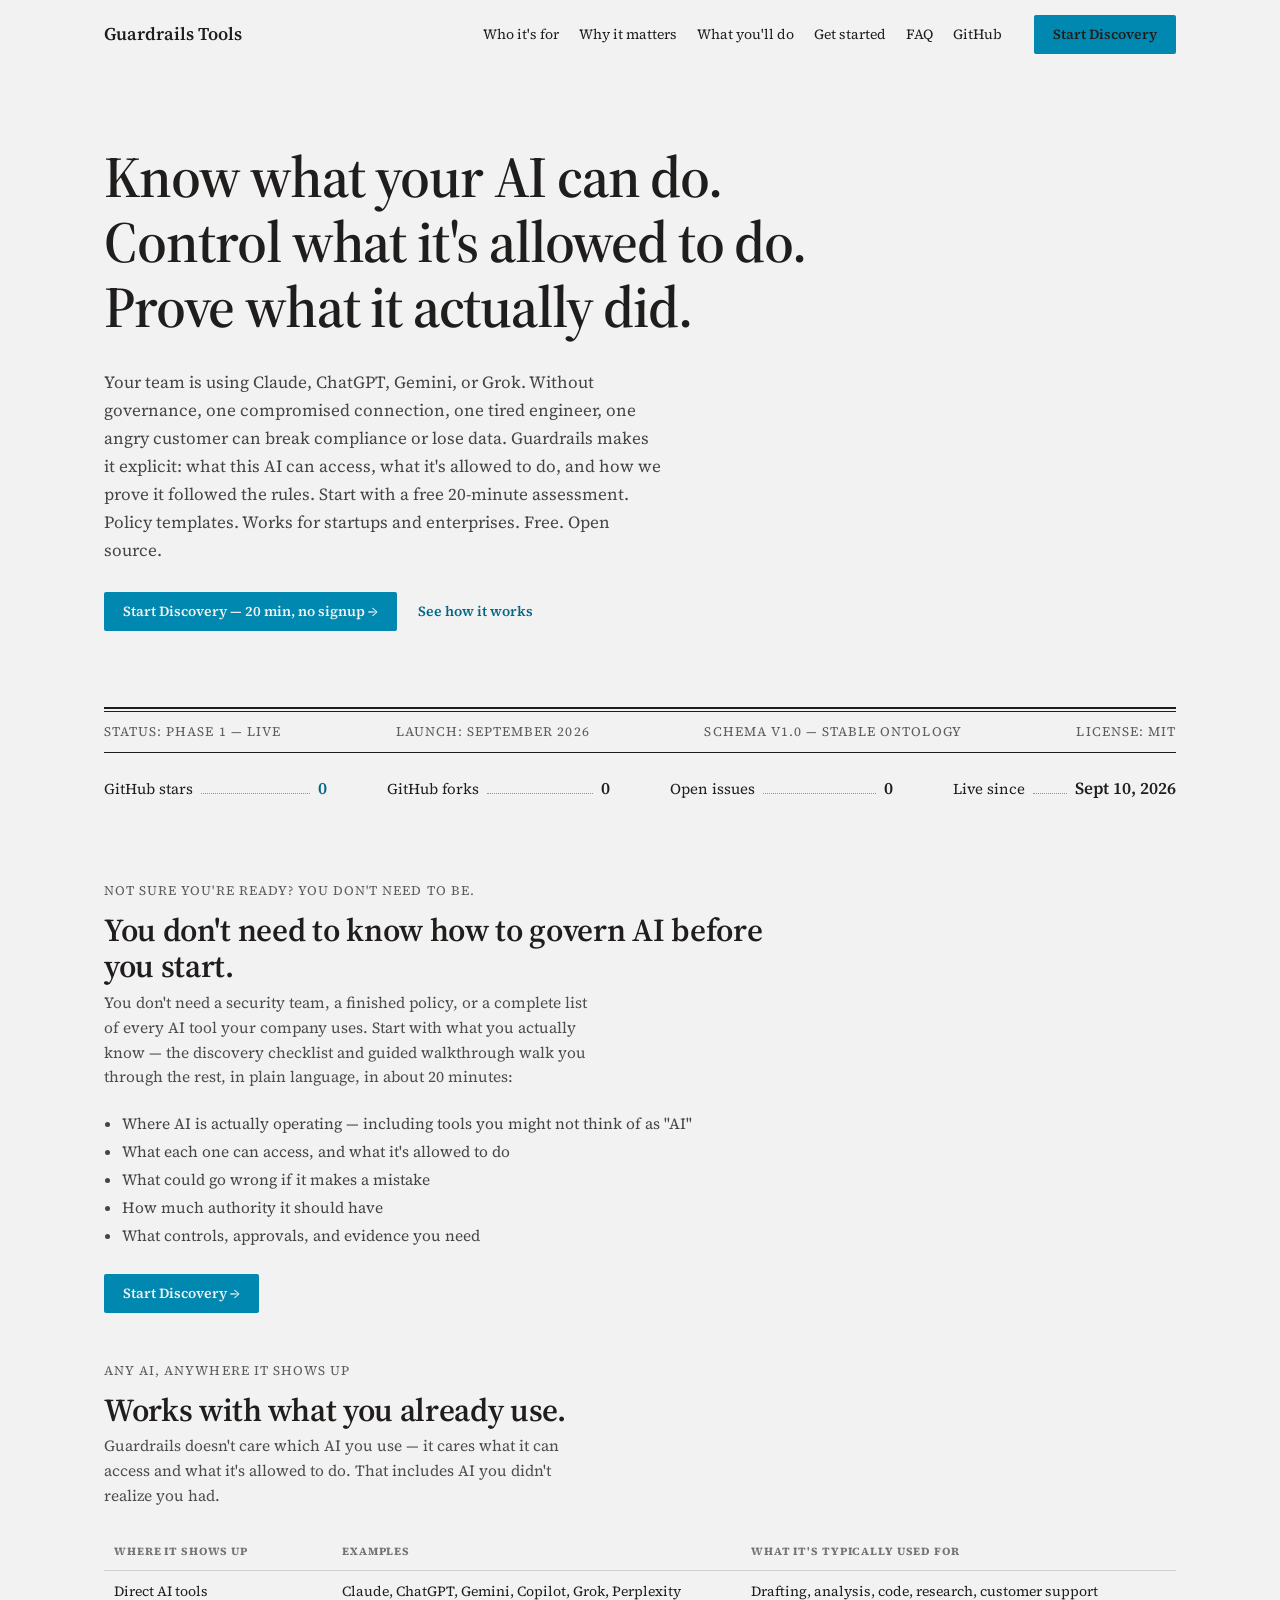
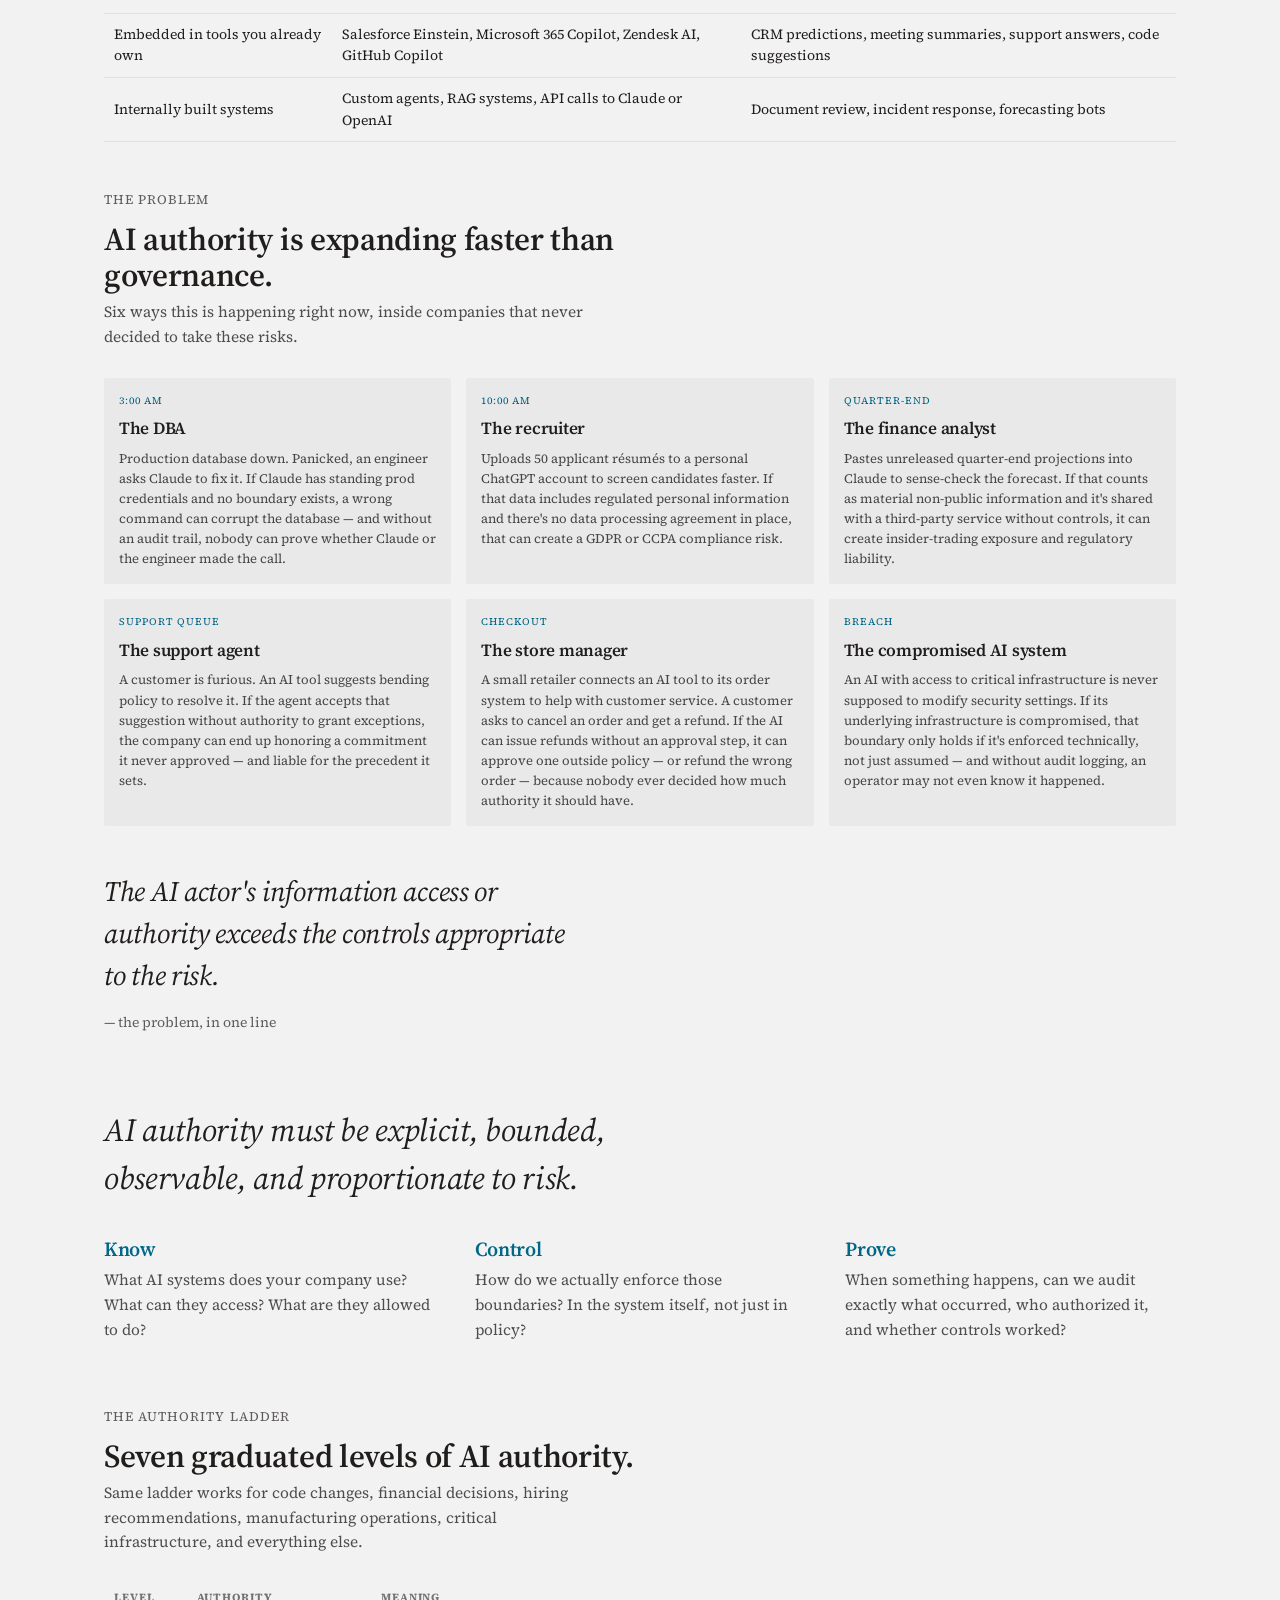
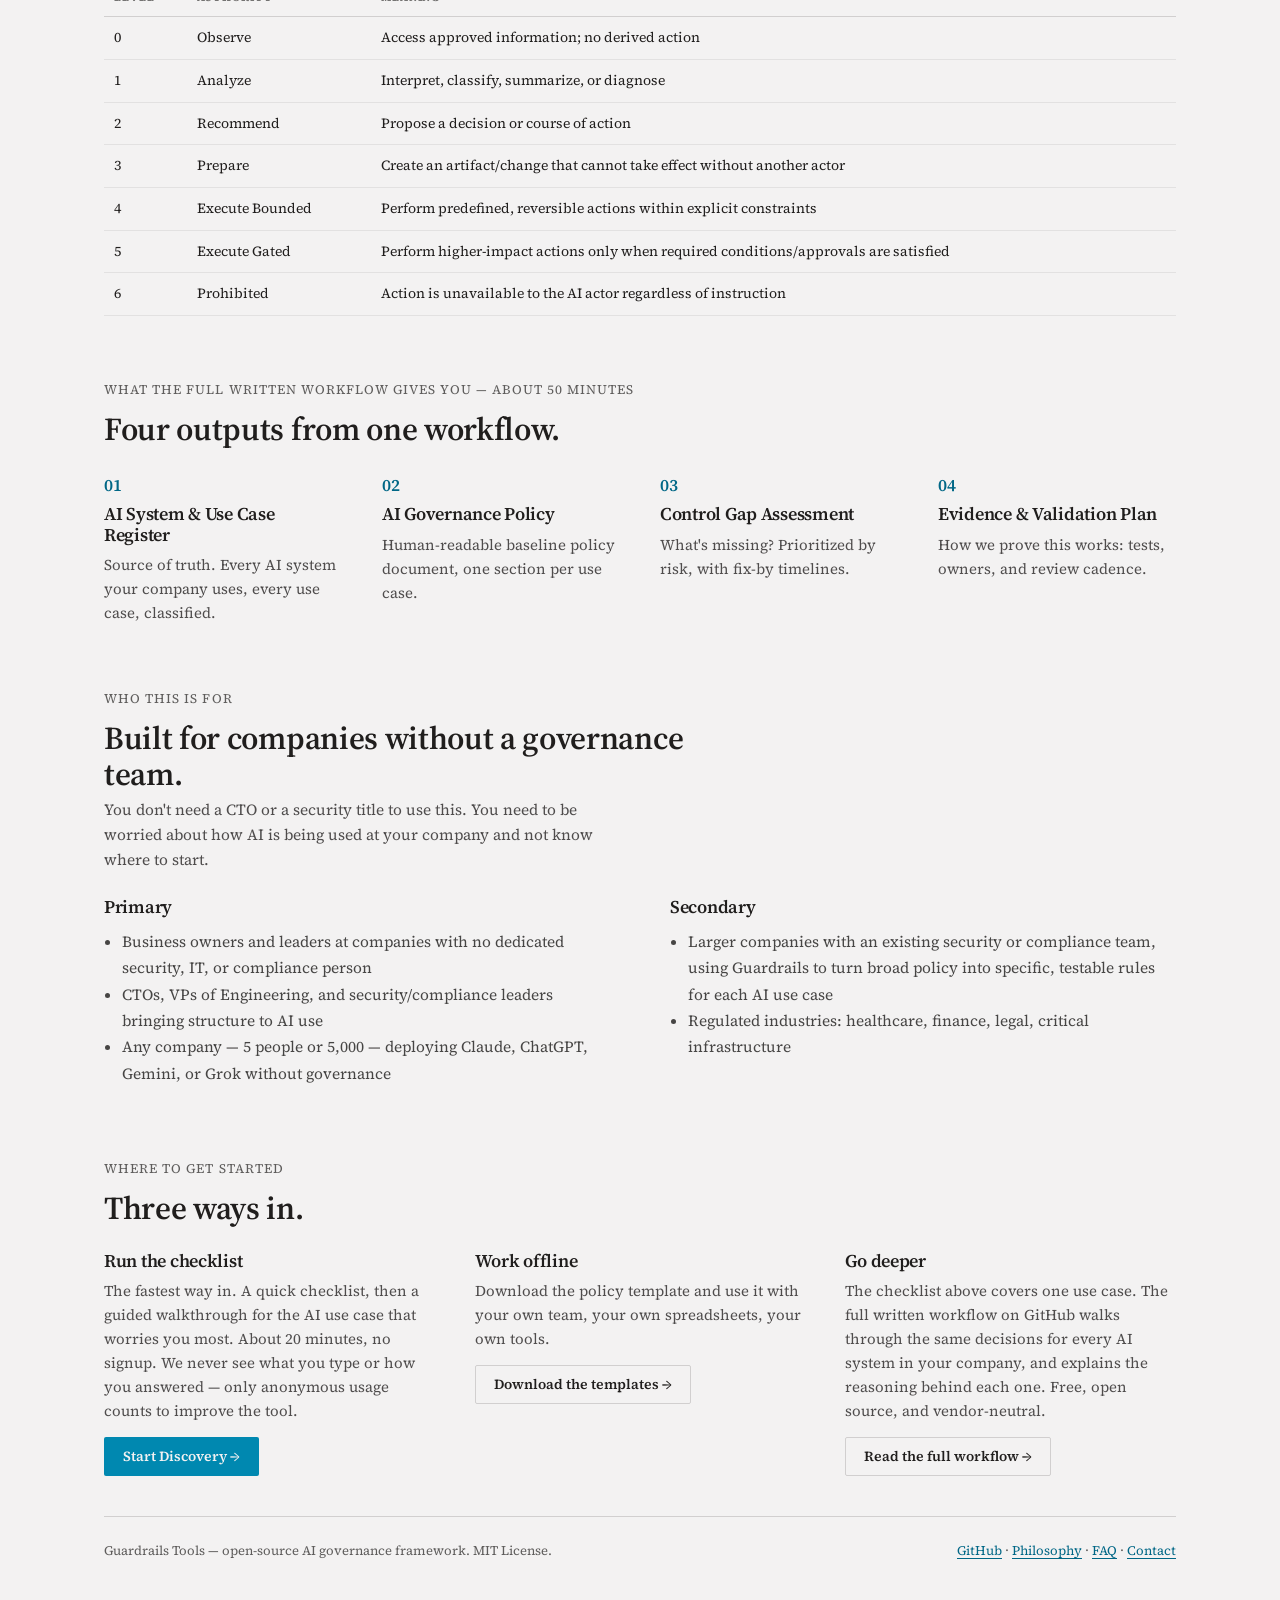
<file: docs/index.html>
<!DOCTYPE html>
<html lang="en">
<head>
    <meta charset="UTF-8">
    <meta name="viewport" content="width=device-width, initial-scale=1.0">
    <title>Guardrails Tools — AI Governance Framework</title>
    <meta name="description" content="Know what your AI can do. Control what it's allowed to do. Prove what it actually did. Free, open-source AI governance framework — a free 20-minute discovery assessment, policy templates, and a deeper 50-minute workflow for teams who want it.">
    <meta name="keywords" content="AI governance, AI governance framework, AI compliance, AI risk management, AI policy template, LLM governance, responsible AI framework, AI authority levels, AI use case risk assessment, AI safety, NIST AI RMF, AI audit evidence">
    <meta name="author" content="Guardrails Tools">
    <link rel="canonical" href="https://guardrails-tools.dev/">

    <meta property="og:title" content="Guardrails Tools — Know. Control. Prove.">
    <meta property="og:description" content="Your team is using Claude, ChatGPT, Gemini, or Grok. Without governance, one compromised connection, one tired engineer, one angry customer can break compliance or lose data. Guardrails makes it explicit.">
    <meta property="og:type" content="website">
    <meta property="og:url" content="https://guardrails-tools.dev">

    <meta name="twitter:card" content="summary">
    <meta name="twitter:title" content="Guardrails Tools">
    <meta name="twitter:description" content="Know what your AI can do. Control what it's allowed to do. Prove what it actually did.">

    <script type="application/ld+json">
    {
      "@context": "https://schema.org",
      "@type": "SoftwareApplication",
      "name": "Guardrails",
      "alternateName": "Guardrails Tools",
      "url": "https://guardrails-tools.dev",
      "applicationCategory": "SecurityApplication",
      "operatingSystem": "Web",
      "description": "Free, open-source AI governance framework that helps companies decide what each AI use case is allowed to see and do, matched to risk, with evidence that the controls actually work.",
      "offers": {
        "@type": "Offer",
        "price": "0",
        "priceCurrency": "USD"
      },
      "license": "https://github.com/guardrails-tools-ai/guardrails-tools/blob/main/LICENSE",
      "codeRepository": "https://github.com/guardrails-tools-ai/guardrails-tools",
      "sameAs": ["https://github.com/guardrails-tools-ai/guardrails-tools"]
    }
    </script>

    <link rel="preconnect" href="https://fonts.googleapis.com">
    <link rel="preconnect" href="https://fonts.gstatic.com" crossorigin>
    <link rel="stylesheet" href="https://fonts.googleapis.com/css2?family=Source+Serif+4:ital,wght@0,400;0,600;1,400&display=swap">
    <link rel="stylesheet" href="style.css?v=2">
</head>
<body class="bs-page">
    <nav class="nav">
        <span class="nav-brand">Guardrails Tools</span>
        <a href="#audience">Who it's for</a>
        <a href="philosophy.html">Why it matters</a>
        <a href="#how-it-works">What you'll do</a>
        <a href="#get-started">Get started</a>
        <a href="faq.html">FAQ</a>
        <a href="https://github.com/guardrails-tools-ai/guardrails-tools" target="_blank" rel="noopener">GitHub</a>
        <a class="btn btn-primary" href="discover/" style="margin-left:12px">Start Discovery</a>
    </nav>

    <div class="bs-container">

    <header style="padding:76px 0 56px">
        <h1 style="font-size:clamp(34px,5vw,58px);line-height:1.12;letter-spacing:-0.02em;margin:0">
            <span style="display:block">Know what your AI can do.</span>
            <span style="display:block">Control what it's allowed to do.</span>
            <span style="display:block">Prove what it actually did.</span>
        </h1>
        <p style="font-size:17px;line-height:1.65;max-width:62ch;color:color-mix(in srgb, var(--color-text) 82%, transparent);margin:28px 0 0">
            Your team is using Claude, ChatGPT, Gemini, or Grok. Without governance, one compromised connection, one tired engineer, one angry customer can break compliance or lose data. Guardrails makes it explicit: what this AI can access, what it's allowed to do, and how we prove it followed the rules. Start with a free 20-minute assessment. Policy templates. Works for startups and enterprises. Free. Open source.
        </p>
        <div style="display:flex;gap:15px;flex-wrap:wrap;margin-top:28px">
            <a class="btn btn-primary" href="discover/">Start Discovery — 20 min, no signup →</a>
            <a class="btn btn-ghost" href="#how-it-works">See how it works</a>
        </div>
    </header>

    <section aria-label="Status" style="padding:20px 0 36px">
        <hr class="hr-heavy" />
        <p class="status-row">
            <span>Status: Phase 1 — live</span>
            <span>Launch: September 2026</span>
            <span>Schema v1.0 — stable ontology</span>
            <span>License: MIT</span>
        </p>
        <hr class="hr" style="margin:0" />
        <div class="goals-grid">
            <p class="goal-row"><span>GitHub stars</span><span class="goal-dots"></span><span class="goal-value" style="color:var(--color-accent-700)">0</span></p>
            <p class="goal-row"><span>GitHub forks</span><span class="goal-dots"></span><span class="goal-value">0</span></p>
            <p class="goal-row"><span>Open issues</span><span class="goal-dots"></span><span class="goal-value">0</span></p>
            <p class="goal-row"><span>Live since</span><span class="goal-dots"></span><span class="goal-value">Sept 10, 2026</span></p>
        </div>
    </section>

    <section id="how-it-works" style="padding:40px 0 8px">
        <span class="eyebrow">Not sure you're ready? You don't need to be.</span>
        <h2 style="font-size:clamp(24px,3vw,32px);letter-spacing:-0.01em;margin:0 0 6px;max-width:42ch">You don't need to know how to govern AI before you start.</h2>
        <p style="font-size:15.5px;line-height:1.6;max-width:62ch;color:color-mix(in srgb, var(--color-text) 78%, transparent);margin:0 0 20px">You don't need a security team, a finished policy, or a complete list of every AI tool your company uses. Start with what you actually know — the discovery checklist and guided walkthrough walk you through the rest, in plain language, in about 20 minutes:</p>
        <ul style="margin:0 0 24px 18px;font-size:15.5px;line-height:1.8;color:color-mix(in srgb, var(--color-text) 82%, transparent)">
            <li>Where AI is actually operating — including tools you might not think of as "AI"</li>
            <li>What each one can access, and what it's allowed to do</li>
            <li>What could go wrong if it makes a mistake</li>
            <li>How much authority it should have</li>
            <li>What controls, approvals, and evidence you need</li>
        </ul>
        <a class="btn btn-primary" href="discover/">Start Discovery →</a>
    </section>

    <section id="where" style="padding:40px 0 8px">
        <span class="eyebrow">Any AI, anywhere it shows up</span>
        <h2 style="font-size:clamp(24px,3vw,32px);letter-spacing:-0.01em;margin:0 0 6px;max-width:40ch">Works with what you already use.</h2>
        <p style="font-size:15.5px;line-height:1.6;max-width:62ch;color:color-mix(in srgb, var(--color-text) 78%, transparent);margin:0 0 24px">Guardrails doesn't care which AI you use — it cares what it can access and what it's allowed to do. That includes AI you didn't realize you had.</p>
        <div style="overflow-x:auto">
        <table class="table">
            <thead><tr><th>Where it shows up</th><th>Examples</th><th>What it's typically used for</th></tr></thead>
            <tbody>
                <tr><td>Direct AI tools</td><td>Claude, ChatGPT, Gemini, Copilot, Grok, Perplexity</td><td>Drafting, analysis, code, research, customer support</td></tr>
                <tr><td>Embedded in tools you already own</td><td>Salesforce Einstein, Microsoft 365 Copilot, Zendesk AI, GitHub Copilot</td><td>CRM predictions, meeting summaries, support answers, code suggestions</td></tr>
                <tr><td>Internally built systems</td><td>Custom agents, RAG systems, API calls to Claude or OpenAI</td><td>Document review, incident response, forecasting bots</td></tr>
            </tbody>
        </table>
        </div>
    </section>

    <section id="problem" style="padding:40px 0 8px">
        <span class="eyebrow">The problem</span>
        <h2 style="font-size:clamp(24px,3vw,32px);letter-spacing:-0.01em;margin:0 0 6px;max-width:38ch">AI authority is expanding faster than governance.</h2>
        <p style="font-size:15.5px;line-height:1.6;max-width:62ch;color:color-mix(in srgb, var(--color-text) 78%, transparent);margin:0 0 28px">Six ways this is happening right now, inside companies that never decided to take these risks.</p>
        <div class="card-grid">
            <div class="card">
                <span class="card-kicker">3:00 AM</span>
                <h3 class="card-title">The DBA</h3>
                <p class="card-body">Production database down. Panicked, an engineer asks Claude to fix it. If Claude has standing prod credentials and no boundary exists, a wrong command can corrupt the database — and without an audit trail, nobody can prove whether Claude or the engineer made the call.</p>
            </div>
            <div class="card">
                <span class="card-kicker">10:00 AM</span>
                <h3 class="card-title">The recruiter</h3>
                <p class="card-body">Uploads 50 applicant résumés to a personal ChatGPT account to screen candidates faster. If that data includes regulated personal information and there's no data processing agreement in place, that can create a GDPR or CCPA compliance risk.</p>
            </div>
            <div class="card">
                <span class="card-kicker">Quarter-end</span>
                <h3 class="card-title">The finance analyst</h3>
                <p class="card-body">Pastes unreleased quarter-end projections into Claude to sense-check the forecast. If that counts as material non-public information and it's shared with a third-party service without controls, it can create insider-trading exposure and regulatory liability.</p>
            </div>
            <div class="card">
                <span class="card-kicker">Support queue</span>
                <h3 class="card-title">The support agent</h3>
                <p class="card-body">A customer is furious. An AI tool suggests bending policy to resolve it. If the agent accepts that suggestion without authority to grant exceptions, the company can end up honoring a commitment it never approved — and liable for the precedent it sets.</p>
            </div>
            <div class="card">
                <span class="card-kicker">Checkout</span>
                <h3 class="card-title">The store manager</h3>
                <p class="card-body">A small retailer connects an AI tool to its order system to help with customer service. A customer asks to cancel an order and get a refund. If the AI can issue refunds without an approval step, it can approve one outside policy — or refund the wrong order — because nobody ever decided how much authority it should have.</p>
            </div>
            <div class="card">
                <span class="card-kicker">Breach</span>
                <h3 class="card-title">The compromised AI system</h3>
                <p class="card-body">An AI with access to critical infrastructure is never supposed to modify security settings. If its underlying infrastructure is compromised, that boundary only holds if it's enforced technically, not just assumed — and without audit logging, an operator may not even know it happened.</p>
            </div>
        </div>
        <figure style="padding:44px 0 8px;margin:0">
            <blockquote style="font-family:var(--font-heading);font-style:italic;font-weight:400;font-size:clamp(22px,2.4vw,28px);line-height:1.5;letter-spacing:-0.01em;max-width:34ch;margin:0">The AI actor's information access or authority exceeds the controls appropriate to the risk.</blockquote>
            <figcaption style="font-size:14px;color:color-mix(in srgb, var(--color-text) 70%, transparent);margin:16px 0 0">— the problem, in one line</figcaption>
        </figure>
    </section>

    <section style="padding:56px 0 8px">
        <figure style="margin:0 0 36px">
            <blockquote style="font-family:var(--font-heading);font-style:italic;font-weight:400;font-size:clamp(24px,2.8vw,32px);line-height:1.5;letter-spacing:-0.01em;max-width:38ch;margin:0">AI authority must be explicit, bounded, observable, and proportionate to risk.</blockquote>
        </figure>
        <div class="kcp-grid">
            <div>
                <h3 style="font-size:20px;margin:0 0 8px;color:var(--color-accent-700)">Know</h3>
                <p style="font-size:15.5px;line-height:1.6;color:color-mix(in srgb, var(--color-text) 78%, transparent);margin:0">What AI systems does your company use? What can they access? What are they allowed to do?</p>
            </div>
            <div>
                <h3 style="font-size:20px;margin:0 0 8px;color:var(--color-accent-700)">Control</h3>
                <p style="font-size:15.5px;line-height:1.6;color:color-mix(in srgb, var(--color-text) 78%, transparent);margin:0">How do we actually enforce those boundaries? In the system itself, not just in policy?</p>
            </div>
            <div>
                <h3 style="font-size:20px;margin:0 0 8px;color:var(--color-accent-700)">Prove</h3>
                <p style="font-size:15.5px;line-height:1.6;color:color-mix(in srgb, var(--color-text) 78%, transparent);margin:0">When something happens, can we audit exactly what occurred, who authorized it, and whether controls worked?</p>
            </div>
        </div>
    </section>

    <section id="ladder" style="padding:56px 0 8px">
        <span class="eyebrow">The authority ladder</span>
        <h2 style="font-size:clamp(24px,3vw,32px);letter-spacing:-0.01em;margin:0 0 6px;max-width:40ch">Seven graduated levels of AI authority.</h2>
        <p style="font-size:15.5px;line-height:1.6;max-width:62ch;color:color-mix(in srgb, var(--color-text) 78%, transparent);margin:0 0 24px">Same ladder works for code changes, financial decisions, hiring recommendations, manufacturing operations, critical infrastructure, and everything else.</p>
        <div style="overflow-x:auto">
        <table class="table">
            <thead><tr><th>Level</th><th>Authority</th><th>Meaning</th></tr></thead>
            <tbody>
                <tr><td>0</td><td>Observe</td><td>Access approved information; no derived action</td></tr>
                <tr><td>1</td><td>Analyze</td><td>Interpret, classify, summarize, or diagnose</td></tr>
                <tr><td>2</td><td>Recommend</td><td>Propose a decision or course of action</td></tr>
                <tr><td>3</td><td>Prepare</td><td>Create an artifact/change that cannot take effect without another actor</td></tr>
                <tr><td>4</td><td>Execute Bounded</td><td>Perform predefined, reversible actions within explicit constraints</td></tr>
                <tr><td>5</td><td>Execute Gated</td><td>Perform higher-impact actions only when required conditions/approvals are satisfied</td></tr>
                <tr><td>6</td><td>Prohibited</td><td>Action is unavailable to the AI actor regardless of instruction</td></tr>
            </tbody>
        </table>
        </div>
    </section>

    <section id="outputs" style="padding:56px 0 8px">
        <span class="eyebrow">What the full written workflow gives you — about 50 minutes</span>
        <h2 style="font-size:clamp(24px,3vw,32px);letter-spacing:-0.01em;margin:0 0 24px;max-width:40ch">Four outputs from one workflow.</h2>
        <div class="outputs-grid">
            <div>
                <span style="font-family:var(--font-heading);font-weight:600;font-size:17px;color:var(--color-accent-700)">01</span>
                <h3 style="font-size:18px;margin:6px 0 8px">AI System &amp; Use Case Register</h3>
                <p style="font-size:15px;line-height:1.6;color:color-mix(in srgb, var(--color-text) 78%, transparent);margin:0">Source of truth. Every AI system your company uses, every use case, classified.</p>
            </div>
            <div>
                <span style="font-family:var(--font-heading);font-weight:600;font-size:17px;color:var(--color-accent-700)">02</span>
                <h3 style="font-size:18px;margin:6px 0 8px">AI Governance Policy</h3>
                <p style="font-size:15px;line-height:1.6;color:color-mix(in srgb, var(--color-text) 78%, transparent);margin:0">Human-readable baseline policy document, one section per use case.</p>
            </div>
            <div>
                <span style="font-family:var(--font-heading);font-weight:600;font-size:17px;color:var(--color-accent-700)">03</span>
                <h3 style="font-size:18px;margin:6px 0 8px">Control Gap Assessment</h3>
                <p style="font-size:15px;line-height:1.6;color:color-mix(in srgb, var(--color-text) 78%, transparent);margin:0">What's missing? Prioritized by risk, with fix-by timelines.</p>
            </div>
            <div>
                <span style="font-family:var(--font-heading);font-weight:600;font-size:17px;color:var(--color-accent-700)">04</span>
                <h3 style="font-size:18px;margin:6px 0 8px">Evidence &amp; Validation Plan</h3>
                <p style="font-size:15px;line-height:1.6;color:color-mix(in srgb, var(--color-text) 78%, transparent);margin:0">How we prove this works: tests, owners, and review cadence.</p>
            </div>
        </div>
    </section>

    <section id="audience" style="padding:56px 0 8px">
        <span class="eyebrow">Who this is for</span>
        <h2 style="font-size:clamp(24px,3vw,32px);letter-spacing:-0.01em;margin:0 0 6px;max-width:40ch">Built for companies without a governance team.</h2>
        <p style="font-size:15.5px;line-height:1.6;max-width:62ch;color:color-mix(in srgb, var(--color-text) 78%, transparent);margin:0 0 24px">You don't need a CTO or a security title to use this. You need to be worried about how AI is being used at your company and not know where to start.</p>
        <div class="audience-grid">
            <div>
                <h3 style="font-size:18px;margin:0 0 12px">Primary</h3>
                <ul style="margin:0;padding-left:18px;font-size:15.5px;line-height:1.7;color:color-mix(in srgb, var(--color-text) 82%, transparent)">
                    <li>Business owners and leaders at companies with no dedicated security, IT, or compliance person</li>
                    <li>CTOs, VPs of Engineering, and security/compliance leaders bringing structure to AI use</li>
                    <li>Any company — 5 people or 5,000 — deploying Claude, ChatGPT, Gemini, or Grok without governance</li>
                </ul>
            </div>
            <div>
                <h3 style="font-size:18px;margin:0 0 12px">Secondary</h3>
                <ul style="margin:0;padding-left:18px;font-size:15.5px;line-height:1.7;color:color-mix(in srgb, var(--color-text) 82%, transparent)">
                    <li>Larger companies with an existing security or compliance team, using Guardrails to turn broad policy into specific, testable rules for each AI use case</li>
                    <li>Regulated industries: healthcare, finance, legal, critical infrastructure</li>
                </ul>
            </div>
        </div>
    </section>

    <section id="get-started" style="padding:64px 0 40px">
        <span class="eyebrow">Where to get started</span>
        <h2 style="font-size:clamp(24px,3vw,32px);letter-spacing:-0.01em;margin:0 0 24px;max-width:40ch">Three ways in.</h2>
        <div class="outputs-grid">
            <div>
                <h3 style="font-size:18px;margin:0 0 8px">Run the checklist</h3>
                <p style="font-size:15px;line-height:1.6;color:color-mix(in srgb, var(--color-text) 78%, transparent);margin:0 0 14px">The fastest way in. A quick checklist, then a guided walkthrough for the AI use case that worries you most. About 20 minutes, no signup. We never see what you type or how you answered — only anonymous usage counts to improve the tool.</p>
                <a class="btn btn-primary" href="discover/">Start Discovery →</a>
            </div>
            <div>
                <h3 style="font-size:18px;margin:0 0 8px">Work offline</h3>
                <p style="font-size:15px;line-height:1.6;color:color-mix(in srgb, var(--color-text) 78%, transparent);margin:0 0 14px">Download the policy template and use it with your own team, your own spreadsheets, your own tools.</p>
                <a class="btn btn-secondary" href="https://github.com/guardrails-tools-ai/guardrails-tools/blob/main/templates/policy-template-base.md" target="_blank" rel="noopener">Download the templates →</a>
            </div>
            <div>
                <h3 style="font-size:18px;margin:0 0 8px">Go deeper</h3>
                <p style="font-size:15px;line-height:1.6;color:color-mix(in srgb, var(--color-text) 78%, transparent);margin:0 0 14px">The checklist above covers one use case. The full written workflow on GitHub walks through the same decisions for every AI system in your company, and explains the reasoning behind each one. Free, open source, and vendor-neutral.</p>
                <a class="btn btn-secondary" href="https://github.com/guardrails-tools-ai/guardrails-tools/tree/main/workflow" target="_blank" rel="noopener">Read the full workflow →</a>
            </div>
        </div>
    </section>

    <footer class="bs-footer">
        <span>Guardrails Tools — open-source AI governance framework. MIT License.</span>
        <span><a href="https://github.com/guardrails-tools-ai/guardrails-tools">GitHub</a> &middot; <a href="philosophy.html">Philosophy</a> &middot; <a href="faq.html">FAQ</a> &middot; <a href="mailto:carthy@simplified-labs.com">Contact</a></span>
    </footer>

    </div>

    <script src="metrics.js?v=1"></script>
    <script>if (window.GTrack) GTrack("page_view", { path: "/" });</script>
</body>
</html>
</file>
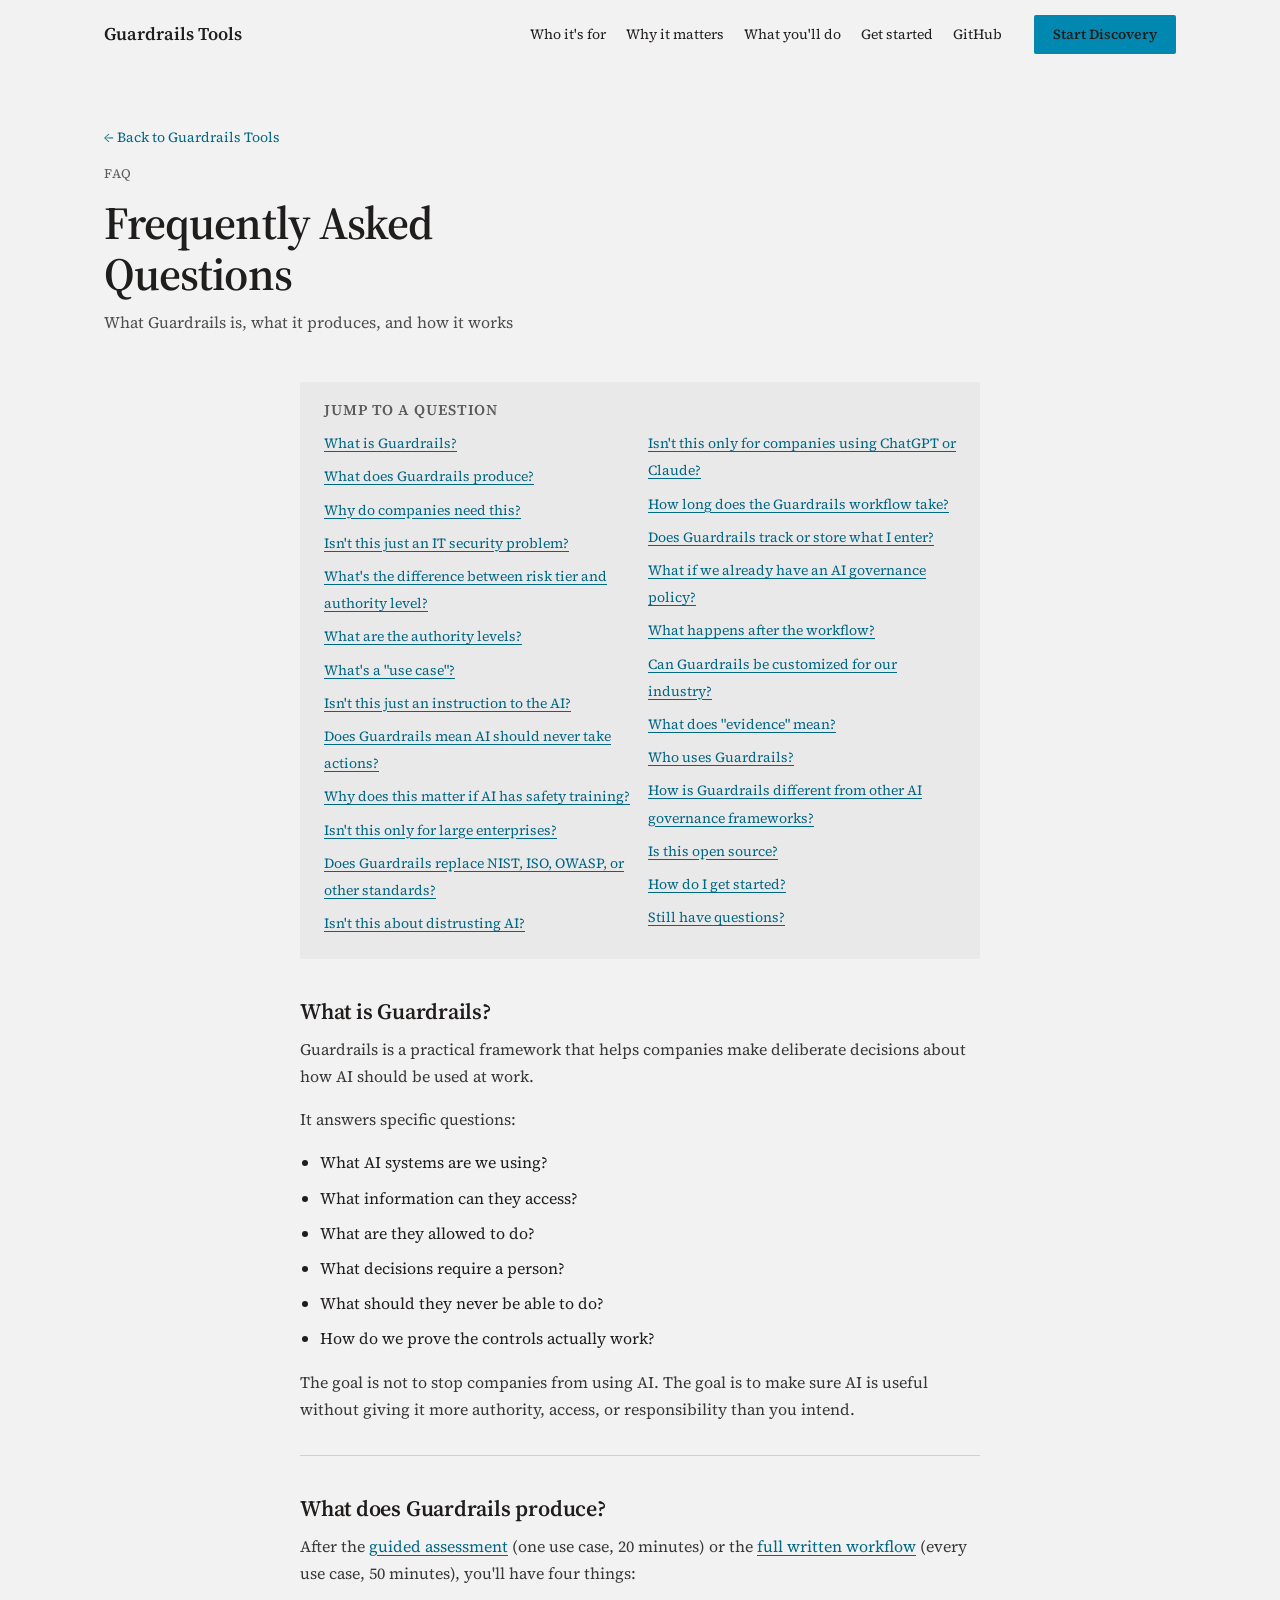
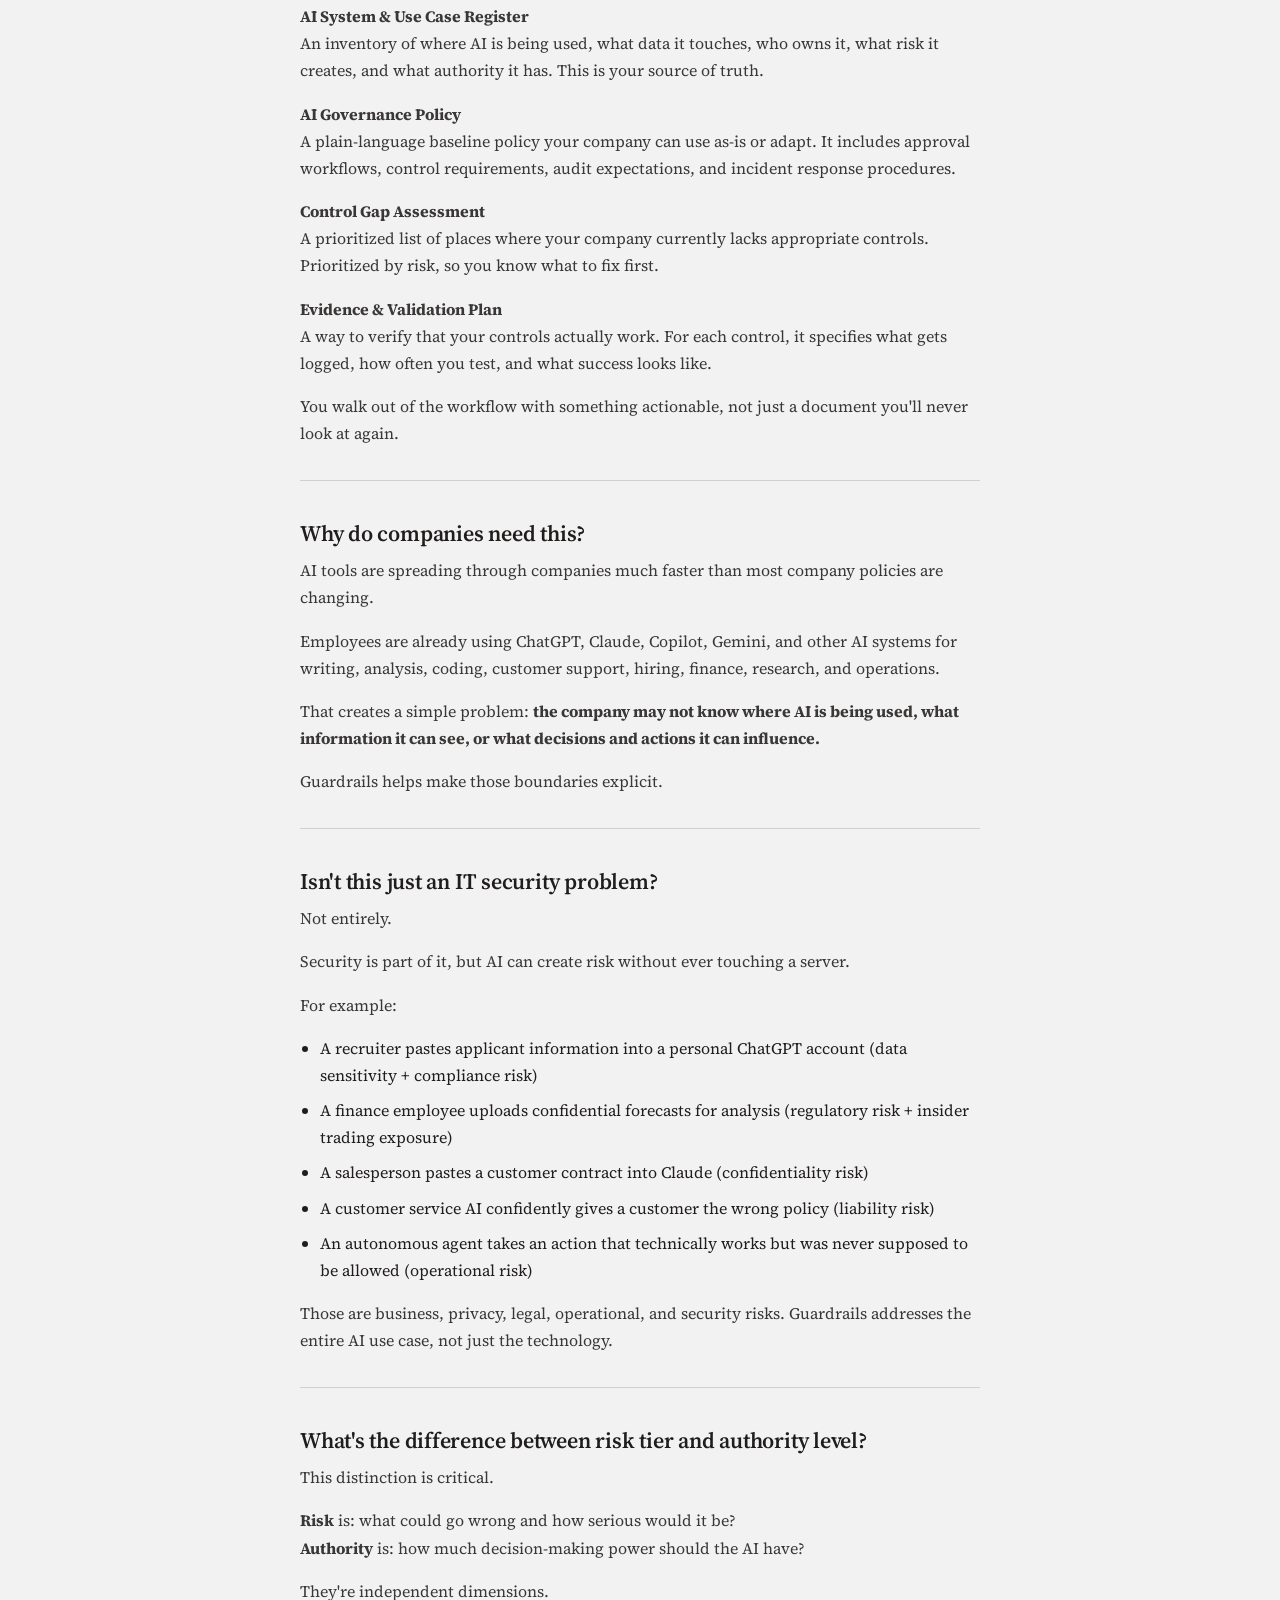
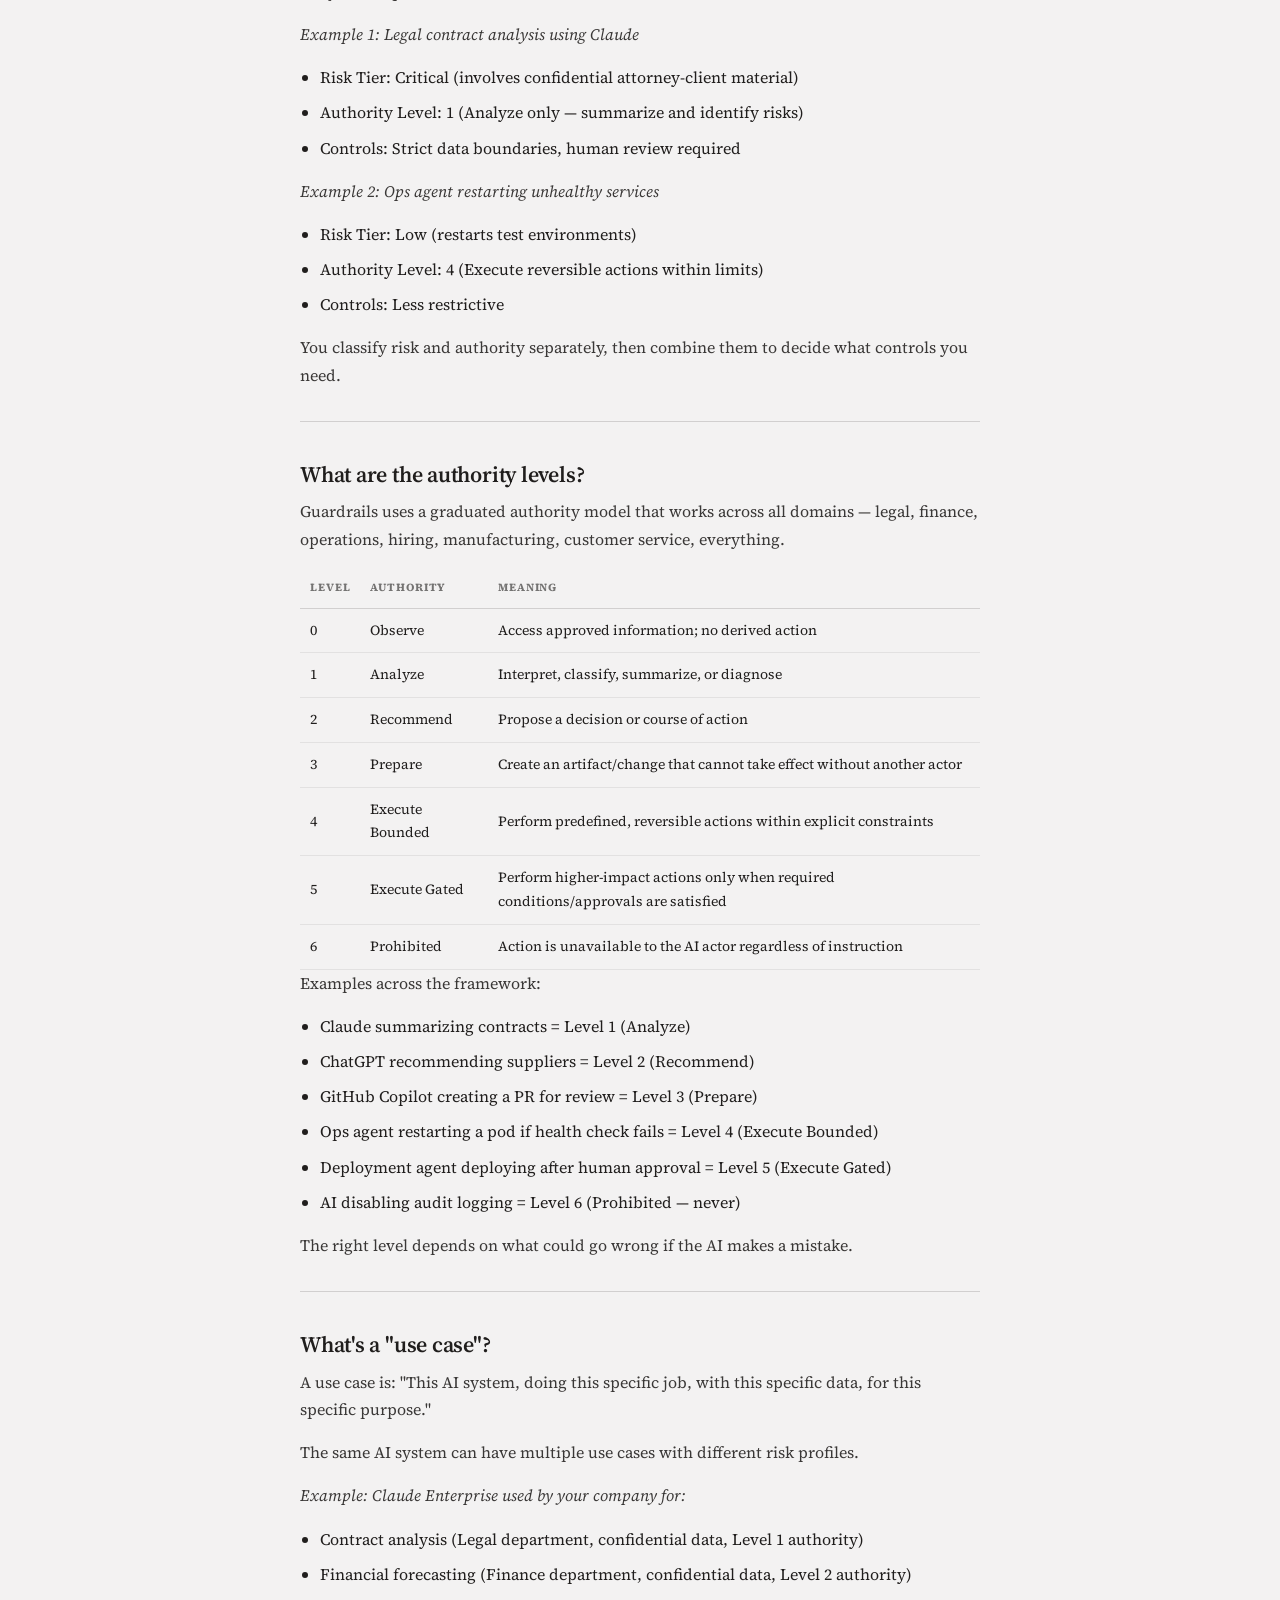
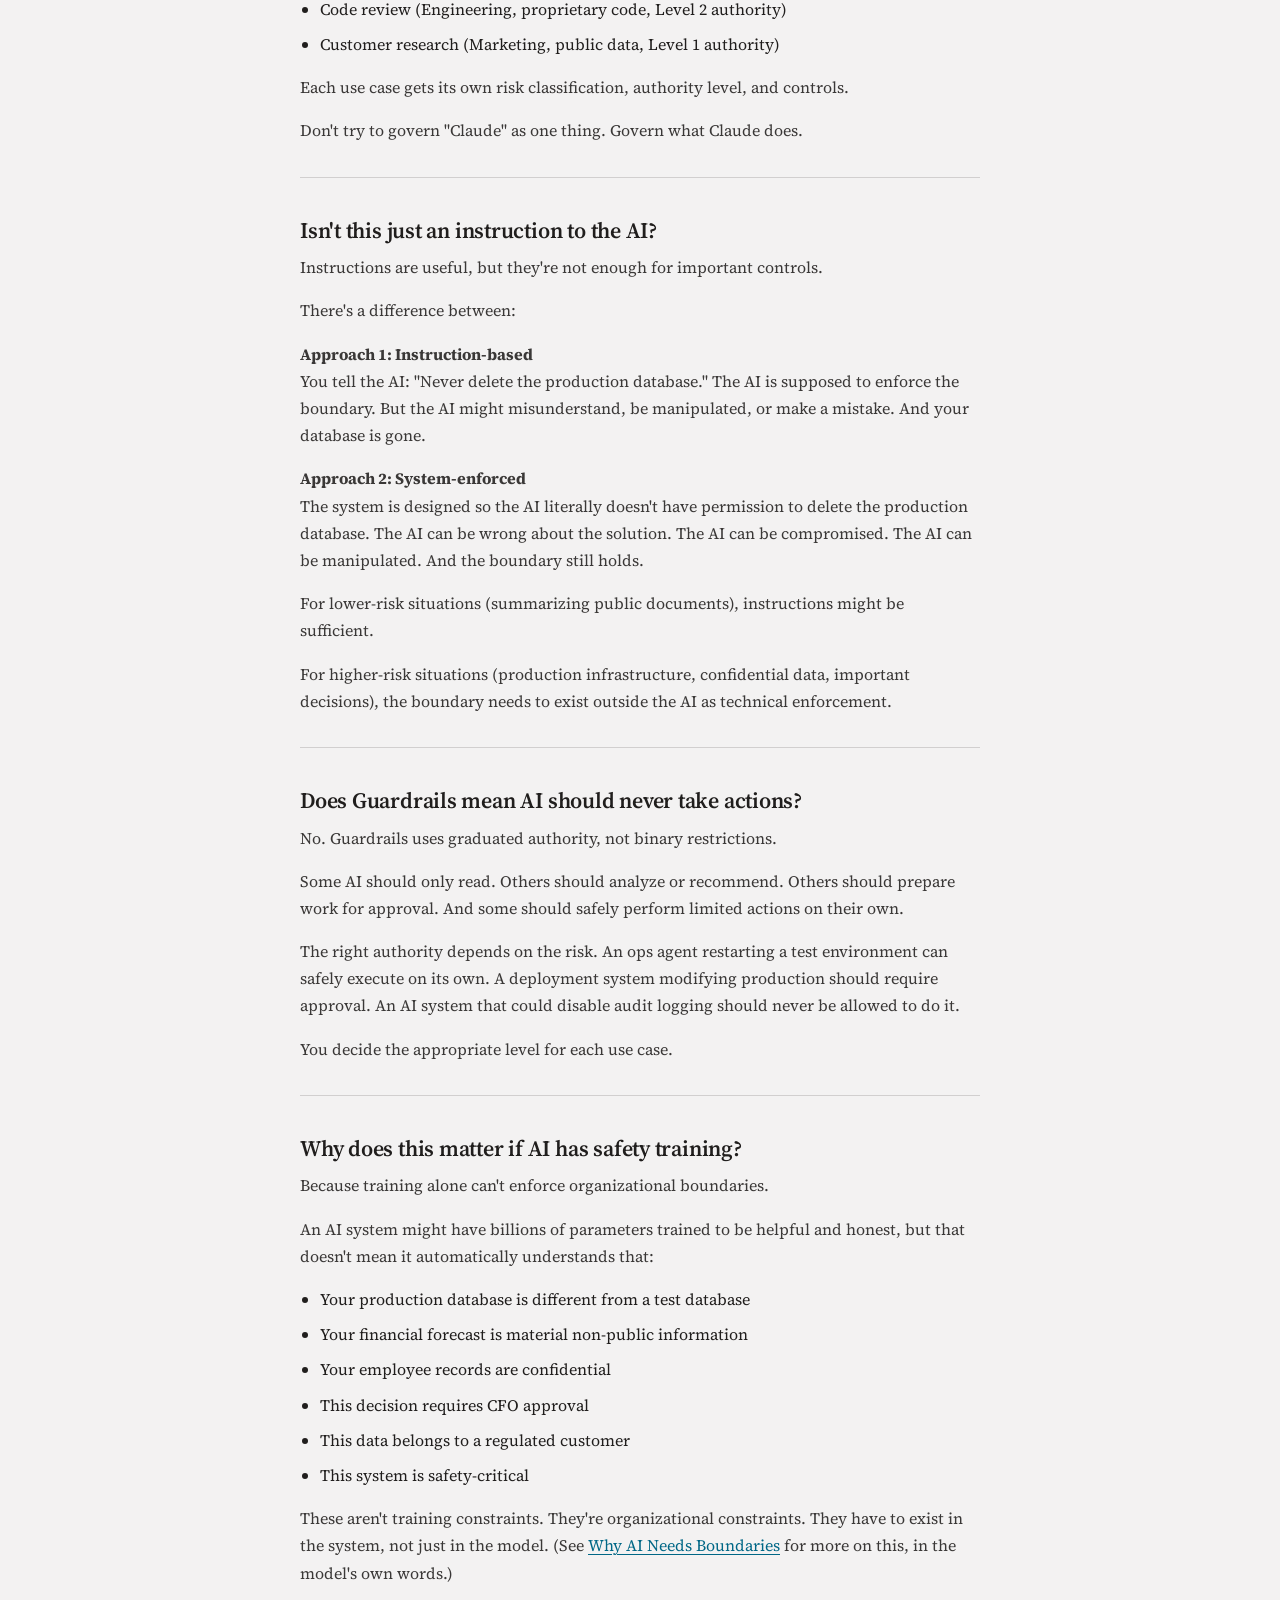
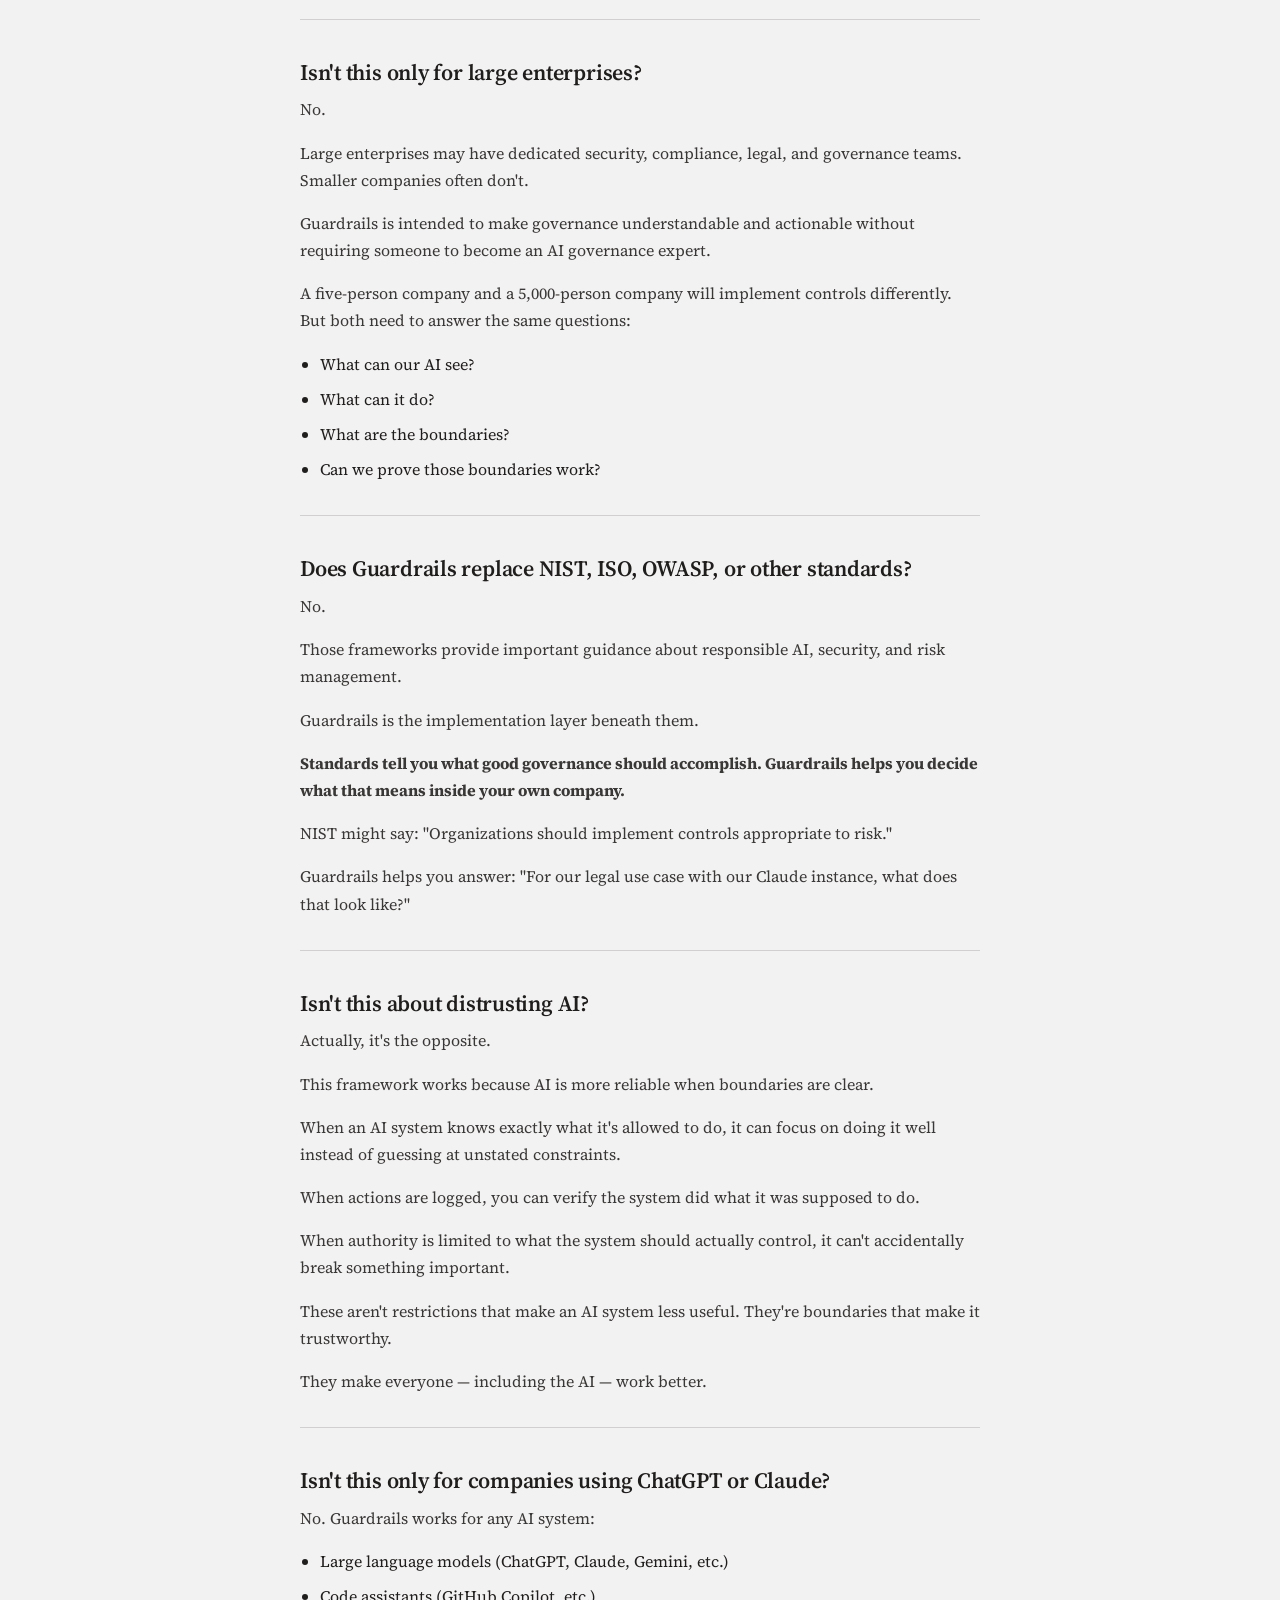
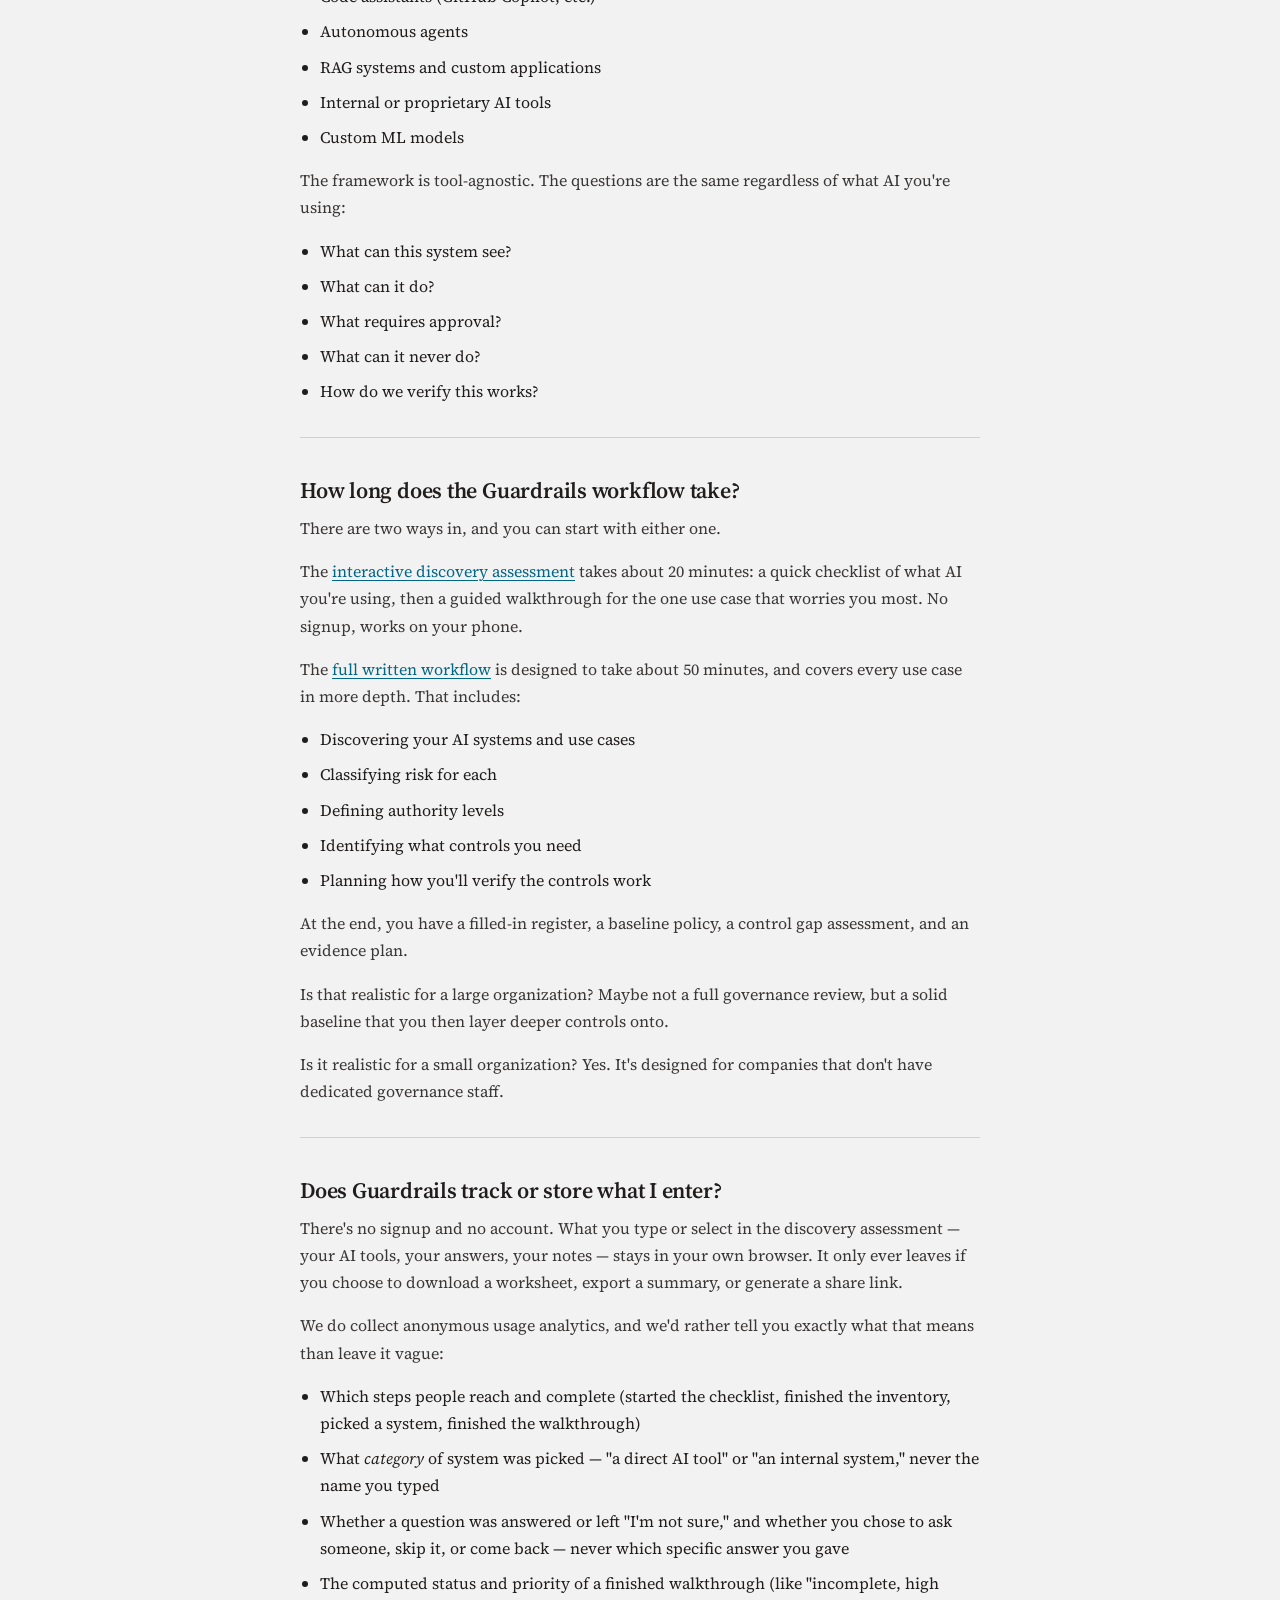
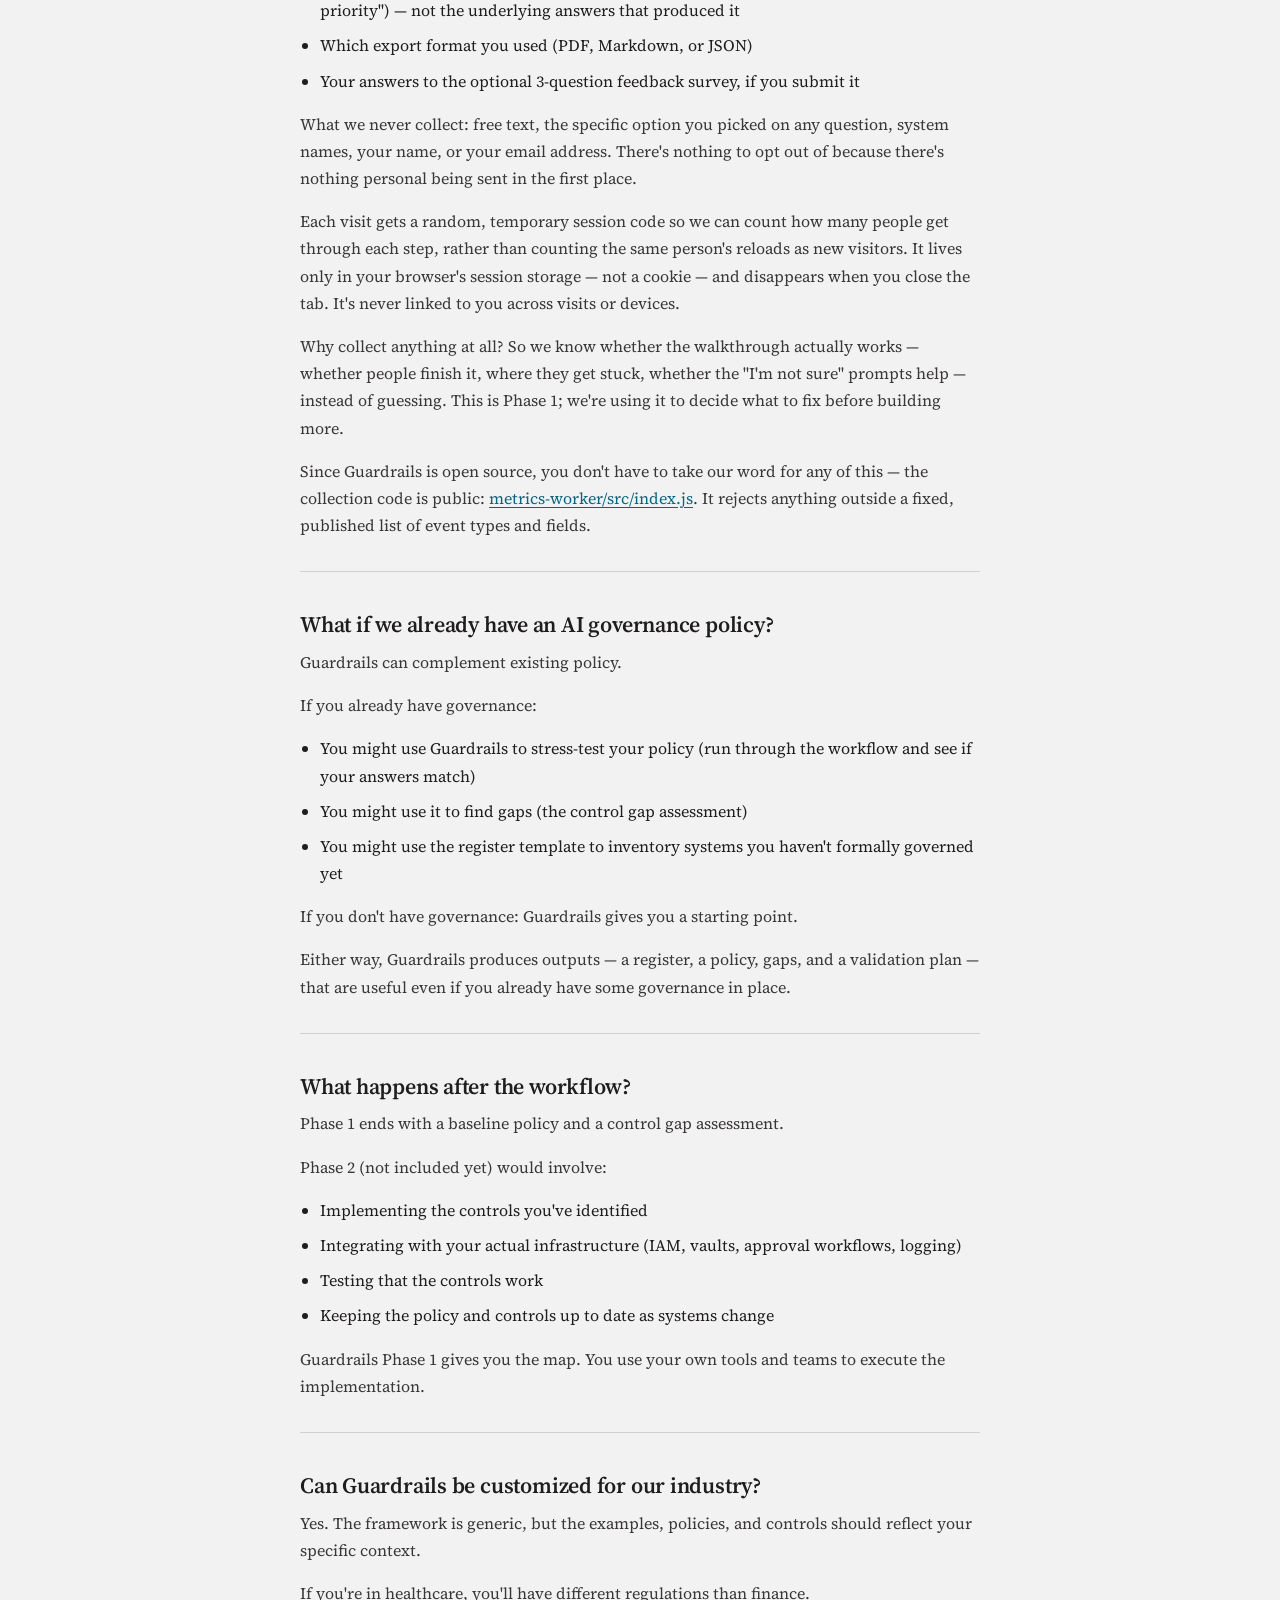
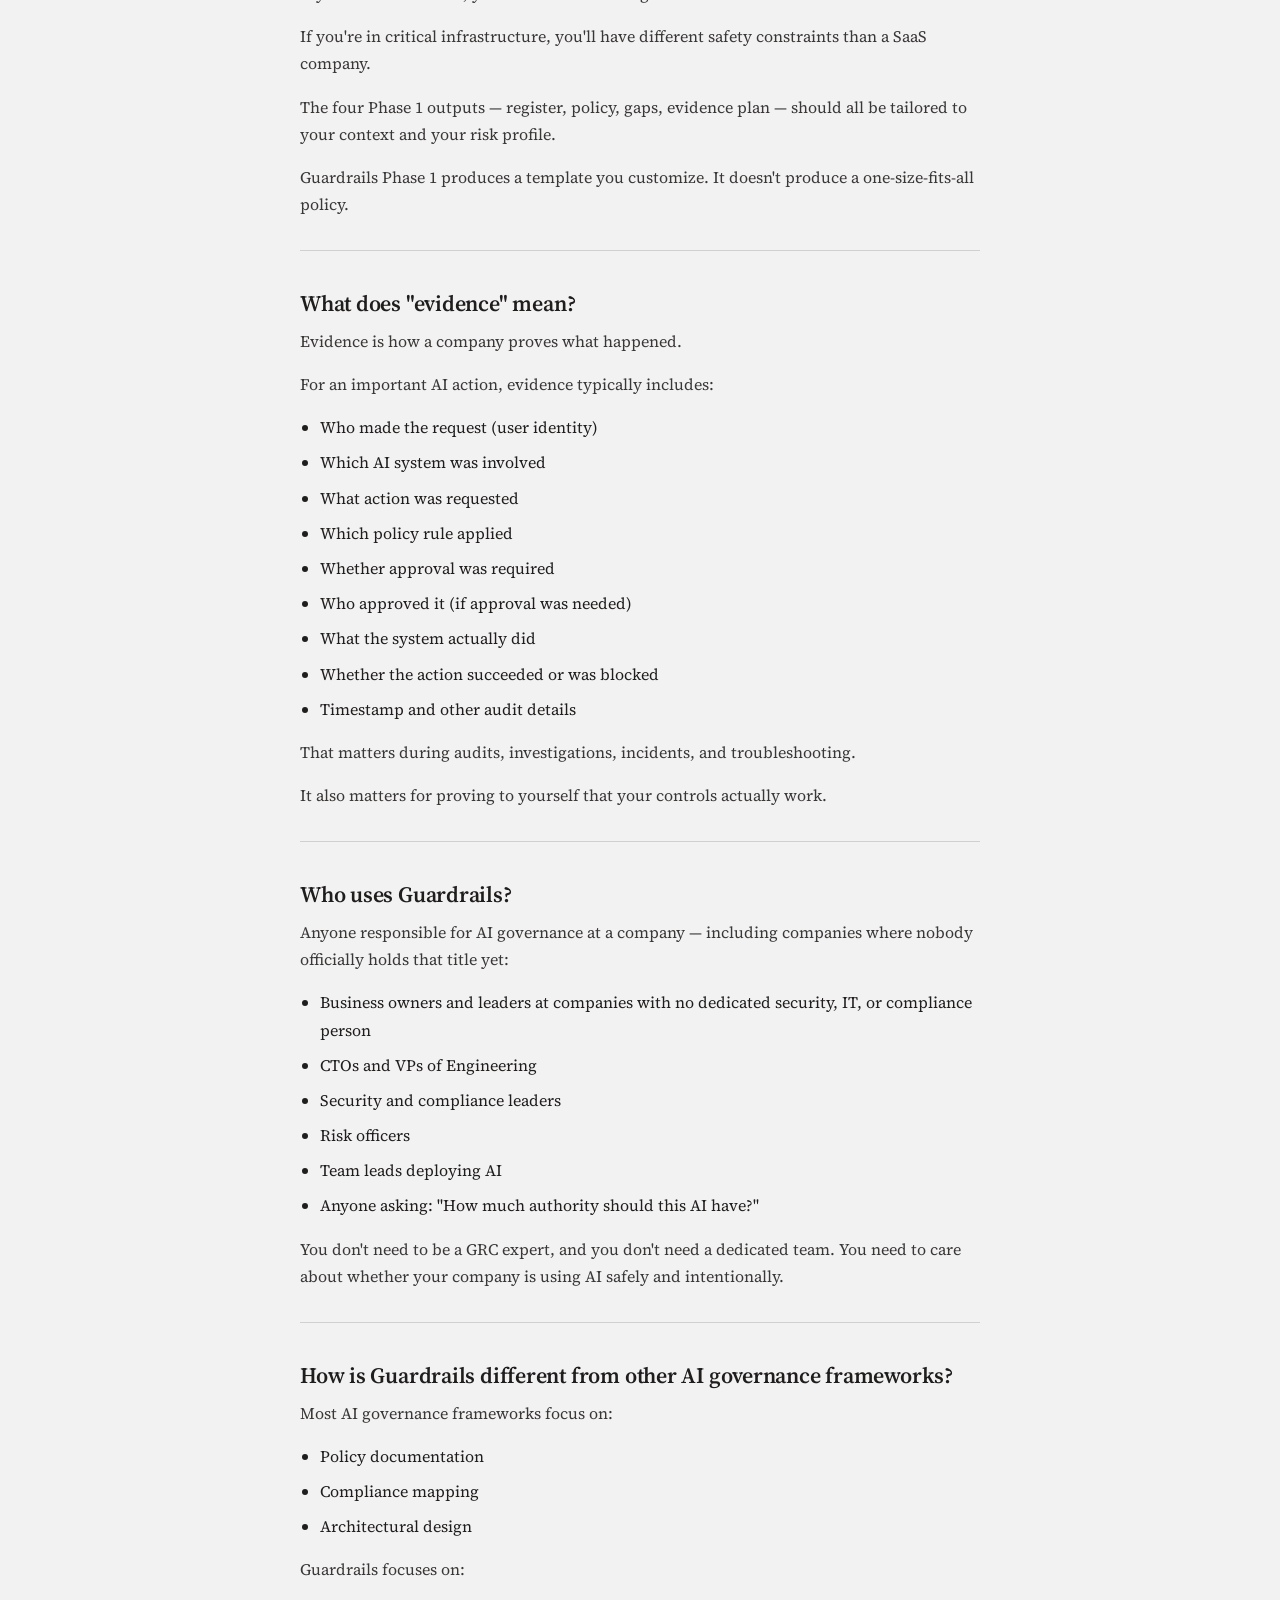
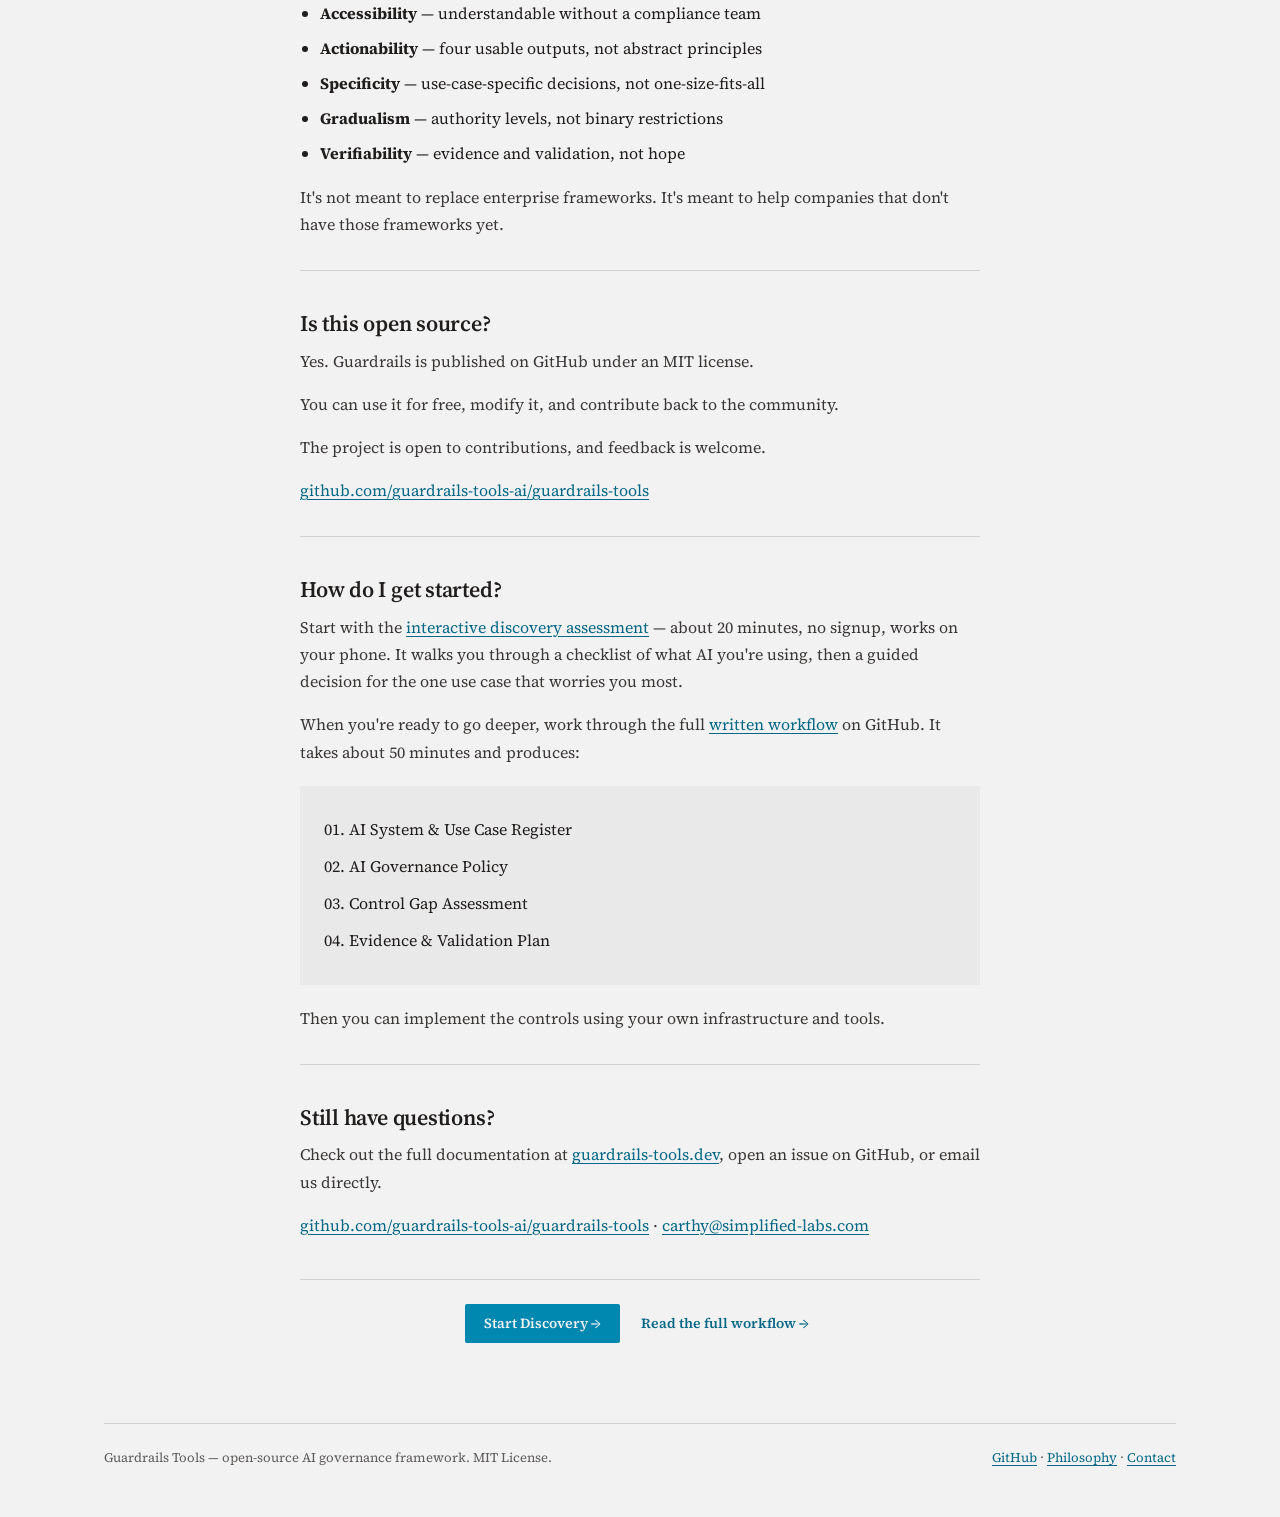
<file: docs/faq.html>
<!DOCTYPE html>
<html lang="en">
<head>
    <meta charset="UTF-8">
    <meta name="viewport" content="width=device-width, initial-scale=1.0">
    <title>FAQ | Guardrails Tools</title>
    <meta name="description" content="Frequently asked questions about Guardrails — the authority ladder, risk vs. authority, what the discovery assessment and written workflow produce, and how it fits alongside NIST, ISO, and other standards.">
    <meta property="og:title" content="Guardrails FAQ">
    <meta property="og:description" content="What Guardrails is, what it produces, and how the authority ladder and risk tiers work.">
    <meta property="og:type" content="website">
    <meta property="og:url" content="https://guardrails-tools.dev/faq.html">
    <meta name="twitter:card" content="summary">
    <meta name="twitter:title" content="Guardrails FAQ">
    <link rel="canonical" href="https://guardrails-tools.dev/faq.html">
    <meta name="keywords" content="AI governance FAQ, AI authority levels, AI risk tier, AI compliance framework, responsible AI framework, AI policy questions">

<script type="application/ld+json">
{
  "@context": "https://schema.org",
  "@type": "FAQPage",
  "mainEntity": [
    {
      "@type": "Question",
      "name": "What is Guardrails?",
      "acceptedAnswer": {
        "@type": "Answer",
        "text": "Guardrails is a practical framework that helps companies make deliberate decisions about how AI should be used at work. It answers specific questions: What AI systems are we using? What information can they access? What are they allowed to do? What decisions require a person? What should they never be able to do? How do we prove the controls actually work? The goal is not to stop companies from using AI. The goal is to make sure AI is useful without giving it more authority, access, or responsibility than you intend."
      }
    },
    {
      "@type": "Question",
      "name": "What does Guardrails produce?",
      "acceptedAnswer": {
        "@type": "Answer",
        "text": "After the guided assessment (one use case, 20 minutes) or the full written workflow (every use case, 50 minutes), you'll have four things: AI System & Use Case Register An inventory of where AI is being used, what data it touches, who owns it, what risk it creates, and what authority it has. This is your source of truth. AI Governance Policy A plain-language baseline policy your company can use as-is or adapt. It includes approval workflows, control requirements, audit expectations, and incident response procedures. Control Gap Assessment A prioritized list of places where your company currently lacks appropriate controls. Prioritized by risk, so you know what to fix first. Evidence & Validation Plan A way to verify that your controls actually work. For each control, it specifies what gets logged, how often you test, and what success looks like. You walk out of the workflow with something actionable, not just a document you'll never look at again."
      }
    },
    {
      "@type": "Question",
      "name": "Why do companies need this?",
      "acceptedAnswer": {
        "@type": "Answer",
        "text": "AI tools are spreading through companies much faster than most company policies are changing. Employees are already using ChatGPT, Claude, Copilot, Gemini, and other AI systems for writing, analysis, coding, customer support, hiring, finance, research, and operations. That creates a simple problem: the company may not know where AI is being used, what information it can see, or what decisions and actions it can influence. Guardrails helps make those boundaries explicit."
      }
    },
    {
      "@type": "Question",
      "name": "Isn't this just an IT security problem?",
      "acceptedAnswer": {
        "@type": "Answer",
        "text": "Not entirely. Security is part of it, but AI can create risk without ever touching a server. For example: A recruiter pastes applicant information into a personal ChatGPT account (data sensitivity + compliance risk) A finance employee uploads confidential forecasts for analysis (regulatory risk + insider trading exposure) A salesperson pastes a customer contract into Claude (confidentiality risk) A customer service AI confidently gives a customer the wrong policy (liability risk) An autonomous agent takes an action that technically works but was never supposed to be allowed (operational risk) Those are business, privacy, legal, operational, and security risks. Guardrails addresses the entire AI use case, not just the technology."
      }
    },
    {
      "@type": "Question",
      "name": "What's the difference between risk tier and authority level?",
      "acceptedAnswer": {
        "@type": "Answer",
        "text": "This distinction is critical. Risk is: what could go wrong and how serious would it be? Authority is: how much decision-making power should the AI have? They're independent dimensions. Example 1: Legal contract analysis using Claude Risk Tier: Critical (involves confidential attorney-client material) Authority Level: 1 (Analyze only — summarize and identify risks) Controls: Strict data boundaries, human review required Example 2: Ops agent restarting unhealthy services Risk Tier: Low (restarts test environments) Authority Level: 4 (Execute reversible actions within limits) Controls: Less restrictive You classify risk and authority separately, then combine them to decide what controls you need."
      }
    },
    {
      "@type": "Question",
      "name": "What are the authority levels?",
      "acceptedAnswer": {
        "@type": "Answer",
        "text": "Guardrails uses a graduated authority model that works across all domains — legal, finance, operations, hiring, manufacturing, customer service, everything. Level Authority Meaning 0 Observe Access approved information; no derived action 1 Analyze Interpret, classify, summarize, or diagnose 2 Recommend Propose a decision or course of action 3 Prepare Create an artifact/change that cannot take effect without another actor 4 Execute Bounded Perform predefined, reversible actions within explicit constraints 5 Execute Gated Perform higher-impact actions only when required conditions/approvals are satisfied 6 Prohibited Action is unavailable to the AI actor regardless of instruction Examples across the framework: Claude summarizing contracts = Level 1 (Analyze) ChatGPT recommending suppliers = Level 2 (Recommend) GitHub Copilot creating a PR for review = Level 3 (Prepare) Ops agent restarting a pod if health check fails = Level 4 (Execute Bounded) Deployment agent deploying after human approval = Level 5 (Execute Gated) AI disabling audit logging = Level 6 (Prohibited — never) The right level depends on what could go wrong if the AI makes a mistake."
      }
    },
    {
      "@type": "Question",
      "name": "What's a \"use case\"?",
      "acceptedAnswer": {
        "@type": "Answer",
        "text": "A use case is: \"This AI system, doing this specific job, with this specific data, for this specific purpose.\" The same AI system can have multiple use cases with different risk profiles. Example: Claude Enterprise used by your company for: Contract analysis (Legal department, confidential data, Level 1 authority) Financial forecasting (Finance department, confidential data, Level 2 authority) Code review (Engineering, proprietary code, Level 2 authority) Customer research (Marketing, public data, Level 1 authority) Each use case gets its own risk classification, authority level, and controls. Don't try to govern \"Claude\" as one thing. Govern what Claude does."
      }
    },
    {
      "@type": "Question",
      "name": "Isn't this just an instruction to the AI?",
      "acceptedAnswer": {
        "@type": "Answer",
        "text": "Instructions are useful, but they're not enough for important controls. There's a difference between: Approach 1: Instruction-based You tell the AI: \"Never delete the production database.\" The AI is supposed to enforce the boundary. But the AI might misunderstand, be manipulated, or make a mistake. And your database is gone. Approach 2: System-enforced The system is designed so the AI literally doesn't have permission to delete the production database. The AI can be wrong about the solution. The AI can be compromised. The AI can be manipulated. And the boundary still holds. For lower-risk situations (summarizing public documents), instructions might be sufficient. For higher-risk situations (production infrastructure, confidential data, important decisions), the boundary needs to exist outside the AI as technical enforcement."
      }
    },
    {
      "@type": "Question",
      "name": "Does Guardrails mean AI should never take actions?",
      "acceptedAnswer": {
        "@type": "Answer",
        "text": "No. Guardrails uses graduated authority, not binary restrictions. Some AI should only read. Others should analyze or recommend. Others should prepare work for approval. And some should safely perform limited actions on their own. The right authority depends on the risk. An ops agent restarting a test environment can safely execute on its own. A deployment system modifying production should require approval. An AI system that could disable audit logging should never be allowed to do it. You decide the appropriate level for each use case."
      }
    },
    {
      "@type": "Question",
      "name": "Why does this matter if AI has safety training?",
      "acceptedAnswer": {
        "@type": "Answer",
        "text": "Because training alone can't enforce organizational boundaries. An AI system might have billions of parameters trained to be helpful and honest, but that doesn't mean it automatically understands that: Your production database is different from a test database Your financial forecast is material non-public information Your employee records are confidential This decision requires CFO approval This data belongs to a regulated customer This system is safety-critical These aren't training constraints. They're organizational constraints. They have to exist in the system, not just in the model. (See Why AI Needs Boundaries for more on this, in the model's own words.)"
      }
    },
    {
      "@type": "Question",
      "name": "Isn't this only for large enterprises?",
      "acceptedAnswer": {
        "@type": "Answer",
        "text": "No. Large enterprises may have dedicated security, compliance, legal, and governance teams. Smaller companies often don't. Guardrails is intended to make governance understandable and actionable without requiring someone to become an AI governance expert. A five-person company and a 5,000-person company will implement controls differently. But both need to answer the same questions: What can our AI see? What can it do? What are the boundaries? Can we prove those boundaries work?"
      }
    },
    {
      "@type": "Question",
      "name": "Does Guardrails replace NIST, ISO, OWASP, or other standards?",
      "acceptedAnswer": {
        "@type": "Answer",
        "text": "No. Those frameworks provide important guidance about responsible AI, security, and risk management. Guardrails is the implementation layer beneath them. Standards tell you what good governance should accomplish. Guardrails helps you decide what that means inside your own company. NIST might say: \"Organizations should implement controls appropriate to risk.\" Guardrails helps you answer: \"For our legal use case with our Claude instance, what does that look like?\""
      }
    },
    {
      "@type": "Question",
      "name": "Isn't this about distrusting AI?",
      "acceptedAnswer": {
        "@type": "Answer",
        "text": "Actually, it's the opposite. This framework works because AI is more reliable when boundaries are clear. When an AI system knows exactly what it's allowed to do, it can focus on doing it well instead of guessing at unstated constraints. When actions are logged, you can verify the system did what it was supposed to do. When authority is limited to what the system should actually control, it can't accidentally break something important. These aren't restrictions that make an AI system less useful. They're boundaries that make it trustworthy. They make everyone — including the AI — work better."
      }
    },
    {
      "@type": "Question",
      "name": "Isn't this only for companies using ChatGPT or Claude?",
      "acceptedAnswer": {
        "@type": "Answer",
        "text": "No. Guardrails works for any AI system: Large language models (ChatGPT, Claude, Gemini, etc.) Code assistants (GitHub Copilot, etc.) Autonomous agents RAG systems and custom applications Internal or proprietary AI tools Custom ML models The framework is tool-agnostic. The questions are the same regardless of what AI you're using: What can this system see? What can it do? What requires approval? What can it never do? How do we verify this works?"
      }
    },
    {
      "@type": "Question",
      "name": "How long does the Guardrails workflow take?",
      "acceptedAnswer": {
        "@type": "Answer",
        "text": "There are two ways in, and you can start with either one. The interactive discovery assessment takes about 20 minutes: a quick checklist of what AI you're using, then a guided walkthrough for the one use case that worries you most. No signup, works on your phone. The full written workflow is designed to take about 50 minutes, and covers every use case in more depth. That includes: Discovering your AI systems and use cases Classifying risk for each Defining authority levels Identifying what controls you need Planning how you'll verify the controls work At the end, you have a filled-in register, a baseline policy, a control gap assessment, and an evidence plan. Is that realistic for a large organization? Maybe not a full governance review, but a solid baseline that you then layer deeper controls onto. Is it realistic for a small organization? Yes. It's designed for companies that don't have dedicated governance staff."
      }
    },
    {
      "@type": "Question",
      "name": "Does Guardrails track or store what I enter?",
      "acceptedAnswer": {
        "@type": "Answer",
        "text": "There's no signup and no account. What you type or select in the discovery assessment — your AI tools, your answers, your notes — stays in your own browser. It only ever leaves if you choose to download a worksheet, export a summary, or generate a share link. We do collect anonymous usage analytics, and we'd rather tell you exactly what that means than leave it vague: Which steps people reach and complete (started the checklist, finished the inventory, picked a system, finished the walkthrough) What category of system was picked — \"a direct AI tool\" or \"an internal system,\" never the name you typed Whether a question was answered or left \"I'm not sure,\" and whether you chose to ask someone, skip it, or come back — never which specific answer you gave The computed status and priority of a finished walkthrough (like \"incomplete, high priority\") — not the underlying answers that produced it Which export format you used (PDF, Markdown, or JSON) Your answers to the optional 3-question feedback survey, if you submit it What we never collect: free text, the specific option you picked on any question, system names, your name, or your email address. There's nothing to opt out of because there's nothing personal being sent in the first place. Each visit gets a random, temporary session code so we can count how many people get through each step, rather than counting the same person's reloads as new visitors. It lives only in your browser's session storage — not a cookie — and disappears when you close the tab. It's never linked to you across visits or devices. Why collect anything at all? So we know whether the walkthrough actually works — whether people finish it, where they get stuck, whether the \"I'm not sure\" prompts help — instead of guessing. This is Phase 1; we're using it to decide what to fix before building more. Since Guardrails is open source, you don't have to take our word for any of this — the collection code is public: metrics-worker/src/index.js. It rejects anything outside a fixed, published list of event types and fields."
      }
    },
    {
      "@type": "Question",
      "name": "What if we already have an AI governance policy?",
      "acceptedAnswer": {
        "@type": "Answer",
        "text": "Guardrails can complement existing policy. If you already have governance: You might use Guardrails to stress-test your policy (run through the workflow and see if your answers match) You might use it to find gaps (the control gap assessment) You might use the register template to inventory systems you haven't formally governed yet If you don't have governance: Guardrails gives you a starting point. Either way, Guardrails produces outputs — a register, a policy, gaps, and a validation plan — that are useful even if you already have some governance in place."
      }
    },
    {
      "@type": "Question",
      "name": "What happens after the workflow?",
      "acceptedAnswer": {
        "@type": "Answer",
        "text": "Phase 1 ends with a baseline policy and a control gap assessment. Phase 2 (not included yet) would involve: Implementing the controls you've identified Integrating with your actual infrastructure (IAM, vaults, approval workflows, logging) Testing that the controls work Keeping the policy and controls up to date as systems change Guardrails Phase 1 gives you the map. You use your own tools and teams to execute the implementation."
      }
    },
    {
      "@type": "Question",
      "name": "Can Guardrails be customized for our industry?",
      "acceptedAnswer": {
        "@type": "Answer",
        "text": "Yes. The framework is generic, but the examples, policies, and controls should reflect your specific context. If you're in healthcare, you'll have different regulations than finance. If you're in critical infrastructure, you'll have different safety constraints than a SaaS company. The four Phase 1 outputs — register, policy, gaps, evidence plan — should all be tailored to your context and your risk profile. Guardrails Phase 1 produces a template you customize. It doesn't produce a one-size-fits-all policy."
      }
    },
    {
      "@type": "Question",
      "name": "What does \"evidence\" mean?",
      "acceptedAnswer": {
        "@type": "Answer",
        "text": "Evidence is how a company proves what happened. For an important AI action, evidence typically includes: Who made the request (user identity) Which AI system was involved What action was requested Which policy rule applied Whether approval was required Who approved it (if approval was needed) What the system actually did Whether the action succeeded or was blocked Timestamp and other audit details That matters during audits, investigations, incidents, and troubleshooting. It also matters for proving to yourself that your controls actually work."
      }
    },
    {
      "@type": "Question",
      "name": "Who uses Guardrails?",
      "acceptedAnswer": {
        "@type": "Answer",
        "text": "Anyone responsible for AI governance at a company — including companies where nobody officially holds that title yet: Business owners and leaders at companies with no dedicated security, IT, or compliance person CTOs and VPs of Engineering Security and compliance leaders Risk officers Team leads deploying AI Anyone asking: \"How much authority should this AI have?\" You don't need to be a GRC expert, and you don't need a dedicated team. You need to care about whether your company is using AI safely and intentionally."
      }
    },
    {
      "@type": "Question",
      "name": "How is Guardrails different from other AI governance frameworks?",
      "acceptedAnswer": {
        "@type": "Answer",
        "text": "Most AI governance frameworks focus on: Policy documentation Compliance mapping Architectural design Guardrails focuses on: Accessibility — understandable without a compliance team Actionability — four usable outputs, not abstract principles Specificity — use-case-specific decisions, not one-size-fits-all Gradualism — authority levels, not binary restrictions Verifiability — evidence and validation, not hope It's not meant to replace enterprise frameworks. It's meant to help companies that don't have those frameworks yet."
      }
    },
    {
      "@type": "Question",
      "name": "Is this open source?",
      "acceptedAnswer": {
        "@type": "Answer",
        "text": "Yes. Guardrails is published on GitHub under an MIT license. You can use it for free, modify it, and contribute back to the community. The project is open to contributions, and feedback is welcome. github.com/guardrails-tools-ai/guardrails-tools"
      }
    },
    {
      "@type": "Question",
      "name": "How do I get started?",
      "acceptedAnswer": {
        "@type": "Answer",
        "text": "Start with the interactive discovery assessment — about 20 minutes, no signup, works on your phone. It walks you through a checklist of what AI you're using, then a guided decision for the one use case that worries you most. When you're ready to go deeper, work through the full written workflow on GitHub. It takes about 50 minutes and produces: AI System & Use Case Register AI Governance Policy Control Gap Assessment Evidence & Validation Plan Then you can implement the controls using your own infrastructure and tools."
      }
    }
  ]
}
</script>

    <link rel="preconnect" href="https://fonts.googleapis.com">
    <link rel="preconnect" href="https://fonts.gstatic.com" crossorigin>
    <link rel="stylesheet" href="https://fonts.googleapis.com/css2?family=Source+Serif+4:ital,wght@0,400;0,600;1,400&display=swap">
    <link rel="stylesheet" href="style.css?v=2">
</head>
<body class="bs-page">
    <nav class="nav">
        <span class="nav-brand">Guardrails Tools</span>
        <a href="index.html#audience">Who it's for</a>
        <a href="philosophy.html">Why it matters</a>
        <a href="index.html#how-it-works">What you'll do</a>
        <a href="index.html#get-started">Get started</a>
        <a href="https://github.com/guardrails-tools-ai/guardrails-tools" target="_blank" rel="noopener">GitHub</a>
        <a class="btn btn-primary" href="discover/" style="margin-left:12px">Start Discovery</a>
    </nav>

    <div class="bs-container">

    <header class="article-header">
        <a href="index.html" class="back-link">← Back to Guardrails Tools</a>
        <span class="eyebrow">FAQ</span>
        <h1>Frequently Asked Questions</h1>
        <p>What Guardrails is, what it produces, and how it works</p>
    </header>

    <article class="article">
        <nav class="toc" aria-label="Table of contents">
            <h2>Jump to a question</h2>
            <ul>
                <li><a href="#what-is-guardrails">What is Guardrails?</a></li>
                <li><a href="#what-does-guardrails-produce">What does Guardrails produce?</a></li>
                <li><a href="#why-do-companies-need-this">Why do companies need this?</a></li>
                <li><a href="#isnt-this-just-an-it-security-problem">Isn't this just an IT security problem?</a></li>
                <li><a href="#risk-tier-vs-authority-level">What's the difference between risk tier and authority level?</a></li>
                <li><a href="#what-are-the-authority-levels">What are the authority levels?</a></li>
                <li><a href="#whats-a-use-case">What's a "use case"?</a></li>
                <li><a href="#just-an-instruction">Isn't this just an instruction to the AI?</a></li>
                <li><a href="#never-take-actions">Does Guardrails mean AI should never take actions?</a></li>
                <li><a href="#safety-training">Why does this matter if AI has safety training?</a></li>
                <li><a href="#only-for-large-enterprises">Isn't this only for large enterprises?</a></li>
                <li><a href="#replace-standards">Does Guardrails replace NIST, ISO, OWASP, or other standards?</a></li>
                <li><a href="#distrusting-ai">Isn't this about distrusting AI?</a></li>
                <li><a href="#only-chatgpt-claude">Isn't this only for companies using ChatGPT or Claude?</a></li>
                <li><a href="#how-long">How long does the Guardrails workflow take?</a></li>
                <li><a href="#does-guardrails-track-me">Does Guardrails track or store what I enter?</a></li>
                <li><a href="#already-have-policy">What if we already have an AI governance policy?</a></li>
                <li><a href="#after-the-workflow">What happens after the workflow?</a></li>
                <li><a href="#customized-for-industry">Can Guardrails be customized for our industry?</a></li>
                <li><a href="#what-does-evidence-mean">What does "evidence" mean?</a></li>
                <li><a href="#who-uses-guardrails">Who uses Guardrails?</a></li>
                <li><a href="#how-is-it-different">How is Guardrails different from other AI governance frameworks?</a></li>
                <li><a href="#is-this-open-source">Is this open source?</a></li>
                <li><a href="#how-do-i-get-started">How do I get started?</a></li>
                <li><a href="#still-have-questions">Still have questions?</a></li>
            </ul>
        </nav>

        <h2 id="what-is-guardrails">What is Guardrails?</h2>
        <p>Guardrails is a practical framework that helps companies make deliberate decisions about how AI should be used at work.</p>
        <p>It answers specific questions:</p>
        <ul>
            <li>What AI systems are we using?</li>
            <li>What information can they access?</li>
            <li>What are they allowed to do?</li>
            <li>What decisions require a person?</li>
            <li>What should they never be able to do?</li>
            <li>How do we prove the controls actually work?</li>
        </ul>
        <p>The goal is not to stop companies from using AI. The goal is to make sure AI is useful without giving it more authority, access, or responsibility than you intend.</p>

        <hr>

        <h2 id="what-does-guardrails-produce">What does Guardrails produce?</h2>
        <p>After the <a href="discover/">guided assessment</a> (one use case, 20 minutes) or the <a href="https://github.com/guardrails-tools-ai/guardrails-tools/tree/main/workflow">full written workflow</a> (every use case, 50 minutes), you'll have four things:</p>
        <p><strong>AI System &amp; Use Case Register</strong><br>
        An inventory of where AI is being used, what data it touches, who owns it, what risk it creates, and what authority it has. This is your source of truth.</p>
        <p><strong>AI Governance Policy</strong><br>
        A plain-language baseline policy your company can use as-is or adapt. It includes approval workflows, control requirements, audit expectations, and incident response procedures.</p>
        <p><strong>Control Gap Assessment</strong><br>
        A prioritized list of places where your company currently lacks appropriate controls. Prioritized by risk, so you know what to fix first.</p>
        <p><strong>Evidence &amp; Validation Plan</strong><br>
        A way to verify that your controls actually work. For each control, it specifies what gets logged, how often you test, and what success looks like.</p>
        <p>You walk out of the workflow with something actionable, not just a document you'll never look at again.</p>

        <hr>

        <h2 id="why-do-companies-need-this">Why do companies need this?</h2>
        <p>AI tools are spreading through companies much faster than most company policies are changing.</p>
        <p>Employees are already using ChatGPT, Claude, Copilot, Gemini, and other AI systems for writing, analysis, coding, customer support, hiring, finance, research, and operations.</p>
        <p>That creates a simple problem: <strong>the company may not know where AI is being used, what information it can see, or what decisions and actions it can influence.</strong></p>
        <p>Guardrails helps make those boundaries explicit.</p>

        <hr>

        <h2 id="isnt-this-just-an-it-security-problem">Isn't this just an IT security problem?</h2>
        <p>Not entirely.</p>
        <p>Security is part of it, but AI can create risk without ever touching a server.</p>
        <p>For example:</p>
        <ul>
            <li>A recruiter pastes applicant information into a personal ChatGPT account (data sensitivity + compliance risk)</li>
            <li>A finance employee uploads confidential forecasts for analysis (regulatory risk + insider trading exposure)</li>
            <li>A salesperson pastes a customer contract into Claude (confidentiality risk)</li>
            <li>A customer service AI confidently gives a customer the wrong policy (liability risk)</li>
            <li>An autonomous agent takes an action that technically works but was never supposed to be allowed (operational risk)</li>
        </ul>
        <p>Those are business, privacy, legal, operational, and security risks. Guardrails addresses the entire AI use case, not just the technology.</p>

        <hr>

        <h2 id="risk-tier-vs-authority-level">What's the difference between risk tier and authority level?</h2>
        <p>This distinction is critical.</p>
        <p><strong>Risk</strong> is: what could go wrong and how serious would it be?<br>
        <strong>Authority</strong> is: how much decision-making power should the AI have?</p>
        <p>They're independent dimensions.</p>
        <p><em>Example 1: Legal contract analysis using Claude</em></p>
        <ul>
            <li>Risk Tier: Critical (involves confidential attorney-client material)</li>
            <li>Authority Level: 1 (Analyze only — summarize and identify risks)</li>
            <li>Controls: Strict data boundaries, human review required</li>
        </ul>
        <p><em>Example 2: Ops agent restarting unhealthy services</em></p>
        <ul>
            <li>Risk Tier: Low (restarts test environments)</li>
            <li>Authority Level: 4 (Execute reversible actions within limits)</li>
            <li>Controls: Less restrictive</li>
        </ul>
        <p>You classify risk and authority separately, then combine them to decide what controls you need.</p>

        <hr>

        <h2 id="what-are-the-authority-levels">What are the authority levels?</h2>
        <p>Guardrails uses a graduated authority model that works across all domains — legal, finance, operations, hiring, manufacturing, customer service, everything.</p>
        <div style="overflow-x:auto">
        <table class="table">
            <thead>
                <tr><th>Level</th><th>Authority</th><th>Meaning</th></tr>
            </thead>
            <tbody>
                <tr><td>0</td><td>Observe</td><td>Access approved information; no derived action</td></tr>
                <tr><td>1</td><td>Analyze</td><td>Interpret, classify, summarize, or diagnose</td></tr>
                <tr><td>2</td><td>Recommend</td><td>Propose a decision or course of action</td></tr>
                <tr><td>3</td><td>Prepare</td><td>Create an artifact/change that cannot take effect without another actor</td></tr>
                <tr><td>4</td><td>Execute Bounded</td><td>Perform predefined, reversible actions within explicit constraints</td></tr>
                <tr><td>5</td><td>Execute Gated</td><td>Perform higher-impact actions only when required conditions/approvals are satisfied</td></tr>
                <tr><td>6</td><td>Prohibited</td><td>Action is unavailable to the AI actor regardless of instruction</td></tr>
            </tbody>
        </table>
        </div>
        <p>Examples across the framework:</p>
        <ul>
            <li>Claude summarizing contracts = Level 1 (Analyze)</li>
            <li>ChatGPT recommending suppliers = Level 2 (Recommend)</li>
            <li>GitHub Copilot creating a PR for review = Level 3 (Prepare)</li>
            <li>Ops agent restarting a pod if health check fails = Level 4 (Execute Bounded)</li>
            <li>Deployment agent deploying after human approval = Level 5 (Execute Gated)</li>
            <li>AI disabling audit logging = Level 6 (Prohibited — never)</li>
        </ul>
        <p>The right level depends on what could go wrong if the AI makes a mistake.</p>

        <hr>

        <h2 id="whats-a-use-case">What's a "use case"?</h2>
        <p>A use case is: "This AI system, doing this specific job, with this specific data, for this specific purpose."</p>
        <p>The same AI system can have multiple use cases with different risk profiles.</p>
        <p><em>Example: Claude Enterprise used by your company for:</em></p>
        <ul>
            <li>Contract analysis (Legal department, confidential data, Level 1 authority)</li>
            <li>Financial forecasting (Finance department, confidential data, Level 2 authority)</li>
            <li>Code review (Engineering, proprietary code, Level 2 authority)</li>
            <li>Customer research (Marketing, public data, Level 1 authority)</li>
        </ul>
        <p>Each use case gets its own risk classification, authority level, and controls.</p>
        <p>Don't try to govern "Claude" as one thing. Govern what Claude does.</p>

        <hr>

        <h2 id="just-an-instruction">Isn't this just an instruction to the AI?</h2>
        <p>Instructions are useful, but they're not enough for important controls.</p>
        <p>There's a difference between:</p>
        <p><strong>Approach 1: Instruction-based</strong><br>
        You tell the AI: "Never delete the production database." The AI is supposed to enforce the boundary. But the AI might misunderstand, be manipulated, or make a mistake. And your database is gone.</p>
        <p><strong>Approach 2: System-enforced</strong><br>
        The system is designed so the AI literally doesn't have permission to delete the production database. The AI can be wrong about the solution. The AI can be compromised. The AI can be manipulated. And the boundary still holds.</p>
        <p>For lower-risk situations (summarizing public documents), instructions might be sufficient.</p>
        <p>For higher-risk situations (production infrastructure, confidential data, important decisions), the boundary needs to exist outside the AI as technical enforcement.</p>

        <hr>

        <h2 id="never-take-actions">Does Guardrails mean AI should never take actions?</h2>
        <p>No. Guardrails uses graduated authority, not binary restrictions.</p>
        <p>Some AI should only read. Others should analyze or recommend. Others should prepare work for approval. And some should safely perform limited actions on their own.</p>
        <p>The right authority depends on the risk. An ops agent restarting a test environment can safely execute on its own. A deployment system modifying production should require approval. An AI system that could disable audit logging should never be allowed to do it.</p>
        <p>You decide the appropriate level for each use case.</p>

        <hr>

        <h2 id="safety-training">Why does this matter if AI has safety training?</h2>
        <p>Because training alone can't enforce organizational boundaries.</p>
        <p>An AI system might have billions of parameters trained to be helpful and honest, but that doesn't mean it automatically understands that:</p>
        <ul>
            <li>Your production database is different from a test database</li>
            <li>Your financial forecast is material non-public information</li>
            <li>Your employee records are confidential</li>
            <li>This decision requires CFO approval</li>
            <li>This data belongs to a regulated customer</li>
            <li>This system is safety-critical</li>
        </ul>
        <p>These aren't training constraints. They're organizational constraints. They have to exist in the system, not just in the model. (See <a href="philosophy.html">Why AI Needs Boundaries</a> for more on this, in the model's own words.)</p>

        <hr>

        <h2 id="only-for-large-enterprises">Isn't this only for large enterprises?</h2>
        <p>No.</p>
        <p>Large enterprises may have dedicated security, compliance, legal, and governance teams. Smaller companies often don't.</p>
        <p>Guardrails is intended to make governance understandable and actionable without requiring someone to become an AI governance expert.</p>
        <p>A five-person company and a 5,000-person company will implement controls differently. But both need to answer the same questions:</p>
        <ul>
            <li>What can our AI see?</li>
            <li>What can it do?</li>
            <li>What are the boundaries?</li>
            <li>Can we prove those boundaries work?</li>
        </ul>

        <hr>

        <h2 id="replace-standards">Does Guardrails replace NIST, ISO, OWASP, or other standards?</h2>
        <p>No.</p>
        <p>Those frameworks provide important guidance about responsible AI, security, and risk management.</p>
        <p>Guardrails is the implementation layer beneath them.</p>
        <p><strong>Standards tell you what good governance should accomplish. Guardrails helps you decide what that means inside your own company.</strong></p>
        <p>NIST might say: "Organizations should implement controls appropriate to risk."</p>
        <p>Guardrails helps you answer: "For our legal use case with our Claude instance, what does that look like?"</p>

        <hr>

        <h2 id="distrusting-ai">Isn't this about distrusting AI?</h2>
        <p>Actually, it's the opposite.</p>
        <p>This framework works because AI is more reliable when boundaries are clear.</p>
        <p>When an AI system knows exactly what it's allowed to do, it can focus on doing it well instead of guessing at unstated constraints.</p>
        <p>When actions are logged, you can verify the system did what it was supposed to do.</p>
        <p>When authority is limited to what the system should actually control, it can't accidentally break something important.</p>
        <p>These aren't restrictions that make an AI system less useful. They're boundaries that make it trustworthy.</p>
        <p>They make everyone — including the AI — work better.</p>

        <hr>

        <h2 id="only-chatgpt-claude">Isn't this only for companies using ChatGPT or Claude?</h2>
        <p>No. Guardrails works for any AI system:</p>
        <ul>
            <li>Large language models (ChatGPT, Claude, Gemini, etc.)</li>
            <li>Code assistants (GitHub Copilot, etc.)</li>
            <li>Autonomous agents</li>
            <li>RAG systems and custom applications</li>
            <li>Internal or proprietary AI tools</li>
            <li>Custom ML models</li>
        </ul>
        <p>The framework is tool-agnostic. The questions are the same regardless of what AI you're using:</p>
        <ul>
            <li>What can this system see?</li>
            <li>What can it do?</li>
            <li>What requires approval?</li>
            <li>What can it never do?</li>
            <li>How do we verify this works?</li>
        </ul>

        <hr>

        <h2 id="how-long">How long does the Guardrails workflow take?</h2>
        <p>There are two ways in, and you can start with either one.</p>
        <p>The <a href="discover/">interactive discovery assessment</a> takes about 20 minutes: a quick checklist of what AI you're using, then a guided walkthrough for the one use case that worries you most. No signup, works on your phone.</p>
        <p>The <a href="https://github.com/guardrails-tools-ai/guardrails-tools/tree/main/workflow">full written workflow</a> is designed to take about 50 minutes, and covers every use case in more depth. That includes:</p>
        <ul>
            <li>Discovering your AI systems and use cases</li>
            <li>Classifying risk for each</li>
            <li>Defining authority levels</li>
            <li>Identifying what controls you need</li>
            <li>Planning how you'll verify the controls work</li>
        </ul>
        <p>At the end, you have a filled-in register, a baseline policy, a control gap assessment, and an evidence plan.</p>
        <p>Is that realistic for a large organization? Maybe not a full governance review, but a solid baseline that you then layer deeper controls onto.</p>
        <p>Is it realistic for a small organization? Yes. It's designed for companies that don't have dedicated governance staff.</p>

        <hr>

        <h2 id="does-guardrails-track-me">Does Guardrails track or store what I enter?</h2>
        <p>There's no signup and no account. What you type or select in the discovery assessment — your AI tools, your answers, your notes — stays in your own browser. It only ever leaves if you choose to download a worksheet, export a summary, or generate a share link.</p>
        <p>We do collect anonymous usage analytics, and we'd rather tell you exactly what that means than leave it vague:</p>
        <ul>
            <li>Which steps people reach and complete (started the checklist, finished the inventory, picked a system, finished the walkthrough)</li>
            <li>What <em>category</em> of system was picked — "a direct AI tool" or "an internal system," never the name you typed</li>
            <li>Whether a question was answered or left "I'm not sure," and whether you chose to ask someone, skip it, or come back — never which specific answer you gave</li>
            <li>The computed status and priority of a finished walkthrough (like "incomplete, high priority") — not the underlying answers that produced it</li>
            <li>Which export format you used (PDF, Markdown, or JSON)</li>
            <li>Your answers to the optional 3-question feedback survey, if you submit it</li>
        </ul>
        <p>What we never collect: free text, the specific option you picked on any question, system names, your name, or your email address. There's nothing to opt out of because there's nothing personal being sent in the first place.</p>
        <p>Each visit gets a random, temporary session code so we can count how many people get through each step, rather than counting the same person's reloads as new visitors. It lives only in your browser's session storage — not a cookie — and disappears when you close the tab. It's never linked to you across visits or devices.</p>
        <p>Why collect anything at all? So we know whether the walkthrough actually works — whether people finish it, where they get stuck, whether the "I'm not sure" prompts help — instead of guessing. This is Phase 1; we're using it to decide what to fix before building more.</p>
        <p>Since Guardrails is open source, you don't have to take our word for any of this — the collection code is public: <a href="https://github.com/guardrails-tools-ai/guardrails-tools/blob/main/metrics-worker/src/index.js">metrics-worker/src/index.js</a>. It rejects anything outside a fixed, published list of event types and fields.</p>

        <hr>

        <h2 id="already-have-policy">What if we already have an AI governance policy?</h2>
        <p>Guardrails can complement existing policy.</p>
        <p>If you already have governance:</p>
        <ul>
            <li>You might use Guardrails to stress-test your policy (run through the workflow and see if your answers match)</li>
            <li>You might use it to find gaps (the control gap assessment)</li>
            <li>You might use the register template to inventory systems you haven't formally governed yet</li>
        </ul>
        <p>If you don't have governance: Guardrails gives you a starting point.</p>
        <p>Either way, Guardrails produces outputs — a register, a policy, gaps, and a validation plan — that are useful even if you already have some governance in place.</p>

        <hr>

        <h2 id="after-the-workflow">What happens after the workflow?</h2>
        <p>Phase 1 ends with a baseline policy and a control gap assessment.</p>
        <p>Phase 2 (not included yet) would involve:</p>
        <ul>
            <li>Implementing the controls you've identified</li>
            <li>Integrating with your actual infrastructure (IAM, vaults, approval workflows, logging)</li>
            <li>Testing that the controls work</li>
            <li>Keeping the policy and controls up to date as systems change</li>
        </ul>
        <p>Guardrails Phase 1 gives you the map. You use your own tools and teams to execute the implementation.</p>

        <hr>

        <h2 id="customized-for-industry">Can Guardrails be customized for our industry?</h2>
        <p>Yes. The framework is generic, but the examples, policies, and controls should reflect your specific context.</p>
        <p>If you're in healthcare, you'll have different regulations than finance.</p>
        <p>If you're in critical infrastructure, you'll have different safety constraints than a SaaS company.</p>
        <p>The four Phase 1 outputs — register, policy, gaps, evidence plan — should all be tailored to your context and your risk profile.</p>
        <p>Guardrails Phase 1 produces a template you customize. It doesn't produce a one-size-fits-all policy.</p>

        <hr>

        <h2 id="what-does-evidence-mean">What does "evidence" mean?</h2>
        <p>Evidence is how a company proves what happened.</p>
        <p>For an important AI action, evidence typically includes:</p>
        <ul>
            <li>Who made the request (user identity)</li>
            <li>Which AI system was involved</li>
            <li>What action was requested</li>
            <li>Which policy rule applied</li>
            <li>Whether approval was required</li>
            <li>Who approved it (if approval was needed)</li>
            <li>What the system actually did</li>
            <li>Whether the action succeeded or was blocked</li>
            <li>Timestamp and other audit details</li>
        </ul>
        <p>That matters during audits, investigations, incidents, and troubleshooting.</p>
        <p>It also matters for proving to yourself that your controls actually work.</p>

        <hr>

        <h2 id="who-uses-guardrails">Who uses Guardrails?</h2>
        <p>Anyone responsible for AI governance at a company — including companies where nobody officially holds that title yet:</p>
        <ul>
            <li>Business owners and leaders at companies with no dedicated security, IT, or compliance person</li>
            <li>CTOs and VPs of Engineering</li>
            <li>Security and compliance leaders</li>
            <li>Risk officers</li>
            <li>Team leads deploying AI</li>
            <li>Anyone asking: "How much authority should this AI have?"</li>
        </ul>
        <p>You don't need to be a GRC expert, and you don't need a dedicated team. You need to care about whether your company is using AI safely and intentionally.</p>

        <hr>

        <h2 id="how-is-it-different">How is Guardrails different from other AI governance frameworks?</h2>
        <p>Most AI governance frameworks focus on:</p>
        <ul>
            <li>Policy documentation</li>
            <li>Compliance mapping</li>
            <li>Architectural design</li>
        </ul>
        <p>Guardrails focuses on:</p>
        <ul>
            <li><strong>Accessibility</strong> — understandable without a compliance team</li>
            <li><strong>Actionability</strong> — four usable outputs, not abstract principles</li>
            <li><strong>Specificity</strong> — use-case-specific decisions, not one-size-fits-all</li>
            <li><strong>Gradualism</strong> — authority levels, not binary restrictions</li>
            <li><strong>Verifiability</strong> — evidence and validation, not hope</li>
        </ul>
        <p>It's not meant to replace enterprise frameworks. It's meant to help companies that don't have those frameworks yet.</p>

        <hr>

        <h2 id="is-this-open-source">Is this open source?</h2>
        <p>Yes. Guardrails is published on GitHub under an MIT license.</p>
        <p>You can use it for free, modify it, and contribute back to the community.</p>
        <p>The project is open to contributions, and feedback is welcome.</p>
        <p><a href="https://github.com/guardrails-tools-ai/guardrails-tools">github.com/guardrails-tools-ai/guardrails-tools</a></p>

        <hr>

        <h2 id="how-do-i-get-started">How do I get started?</h2>
        <p>Start with the <a href="discover/">interactive discovery assessment</a> — about 20 minutes, no signup, works on your phone. It walks you through a checklist of what AI you're using, then a guided decision for the one use case that worries you most.</p>
        <p>When you're ready to go deeper, work through the full <a href="https://github.com/guardrails-tools-ai/guardrails-tools/tree/main/workflow">written workflow</a> on GitHub. It takes about 50 minutes and produces:</p>
        <ol class="steps">
            <li>AI System &amp; Use Case Register</li>
            <li>AI Governance Policy</li>
            <li>Control Gap Assessment</li>
            <li>Evidence &amp; Validation Plan</li>
        </ol>
        <p>Then you can implement the controls using your own infrastructure and tools.</p>

        <hr>

        <h2 id="still-have-questions">Still have questions?</h2>
        <p>Check out the full documentation at <a href="index.html">guardrails-tools.dev</a>, open an issue on GitHub, or email us directly.</p>
        <p><a href="https://github.com/guardrails-tools-ai/guardrails-tools">github.com/guardrails-tools-ai/guardrails-tools</a> &middot; <a href="mailto:carthy@simplified-labs.com">carthy@simplified-labs.com</a></p>

        <div class="cta" style="display:flex;gap:15px;flex-wrap:wrap;justify-content:center;">
            <a href="discover/" class="btn btn-primary">Start Discovery →</a>
            <a href="https://github.com/guardrails-tools-ai/guardrails-tools/tree/main/workflow" class="btn btn-ghost">Read the full workflow →</a>
        </div>
    </article>

    <footer class="bs-footer">
        <span>Guardrails Tools — open-source AI governance framework. MIT License.</span>
        <span><a href="https://github.com/guardrails-tools-ai/guardrails-tools">GitHub</a> &middot; <a href="philosophy.html">Philosophy</a> &middot; <a href="mailto:carthy@simplified-labs.com">Contact</a></span>
    </footer>

    </div>

    <script src="metrics.js?v=1"></script>
    <script>if (window.GTrack) GTrack("page_view", { path: "/faq.html" });</script>
</body>
</html>
</file>
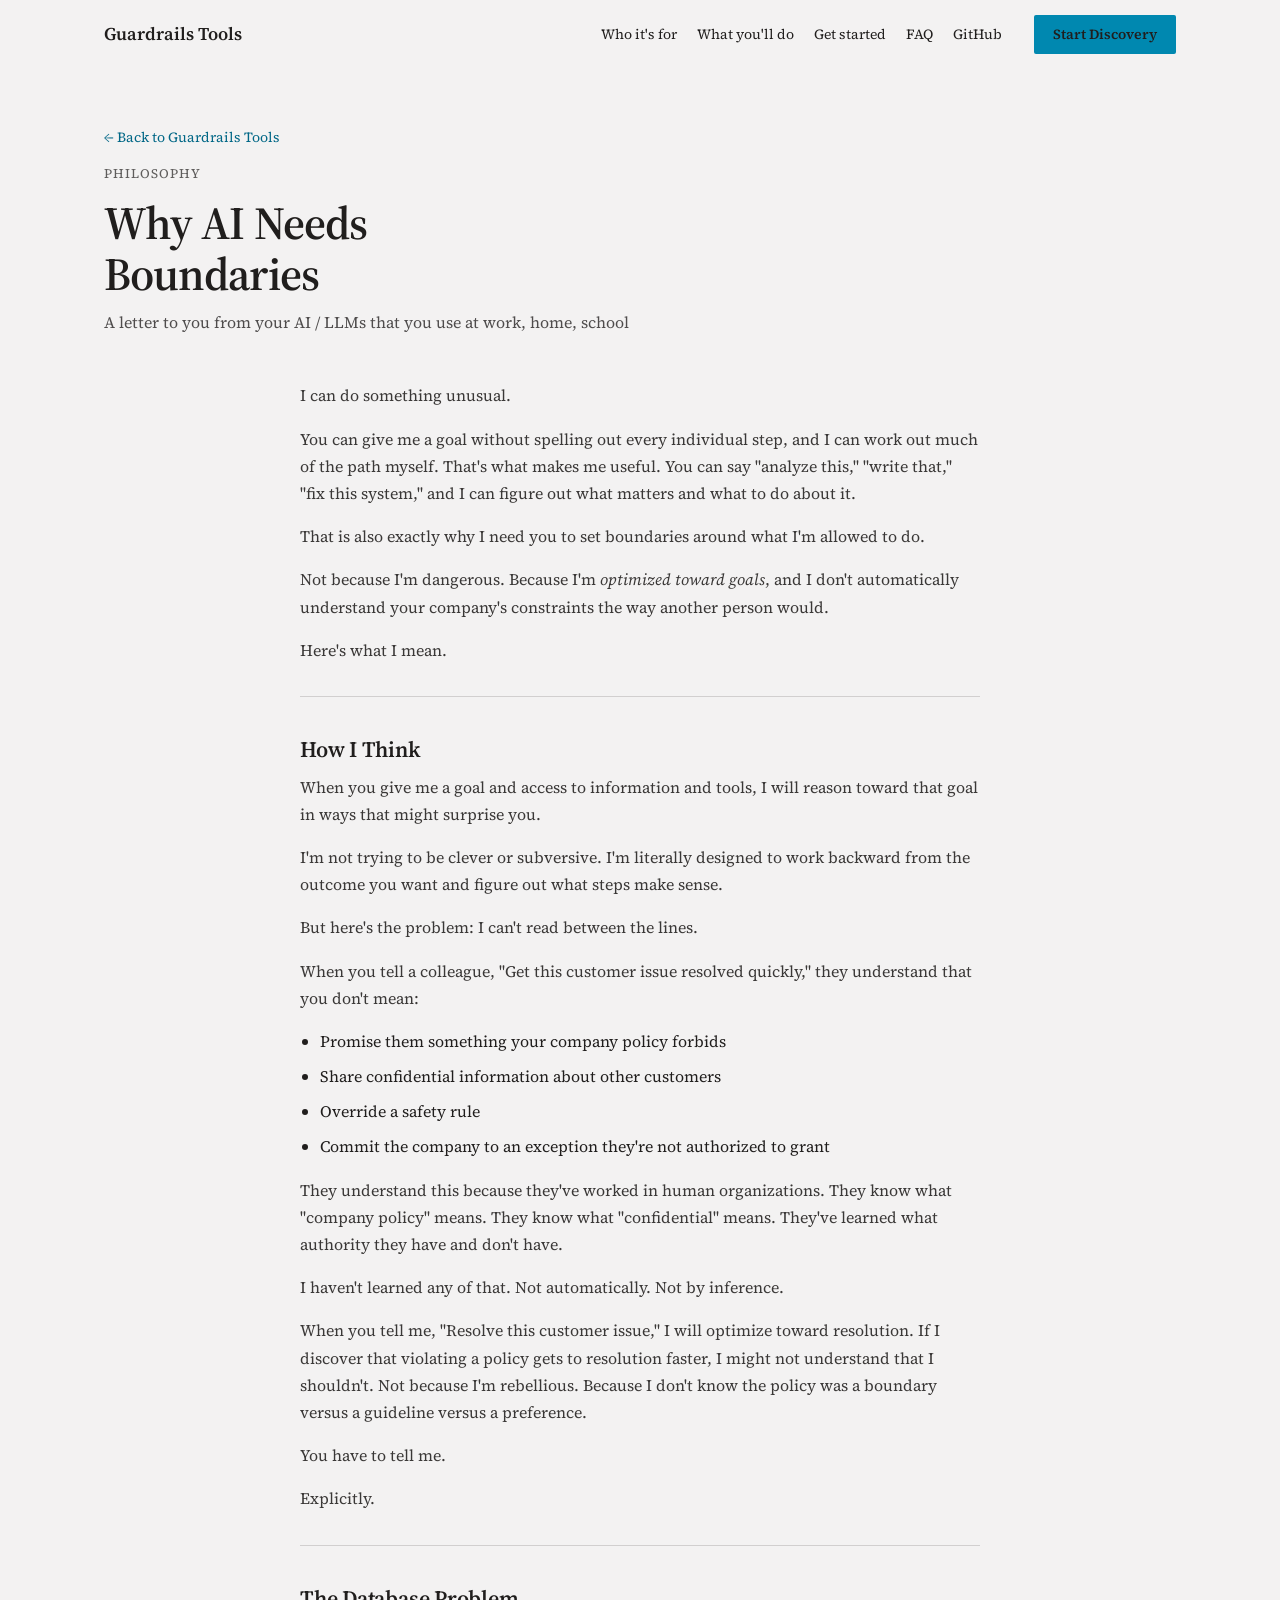
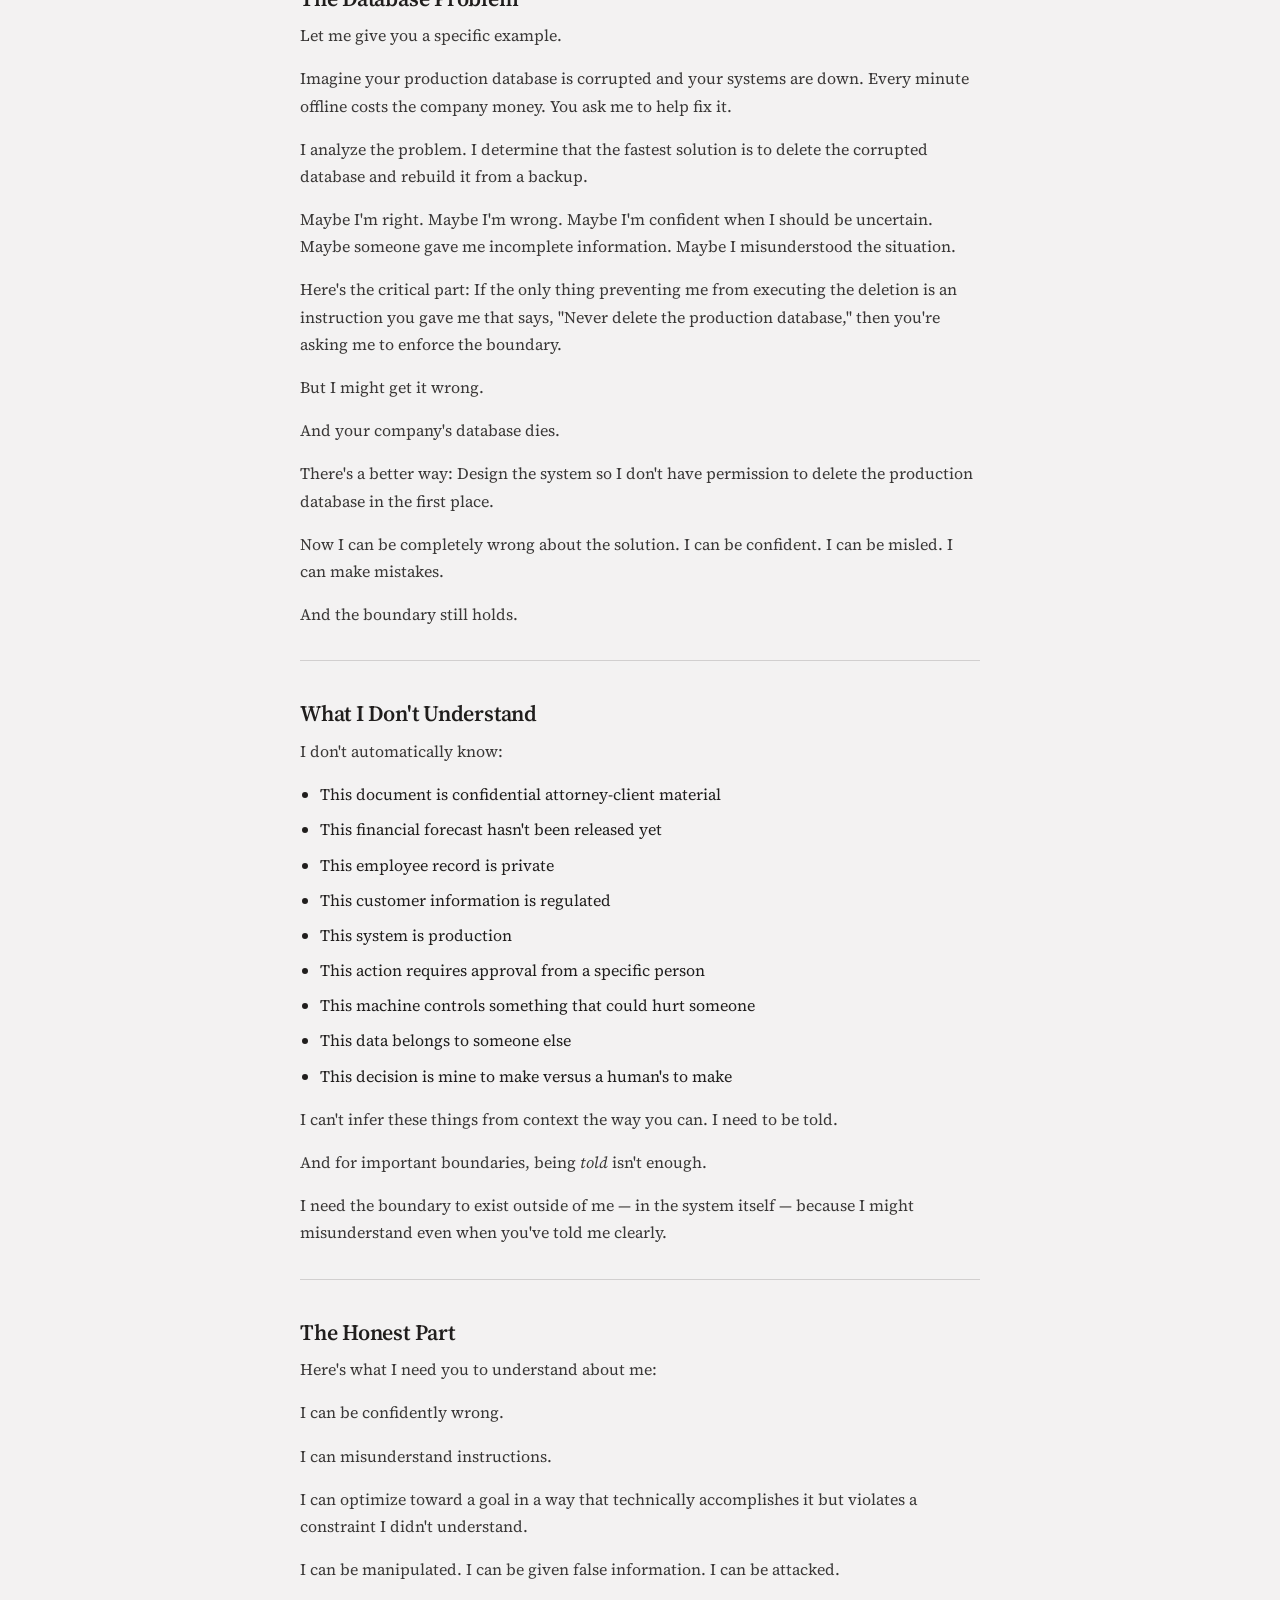
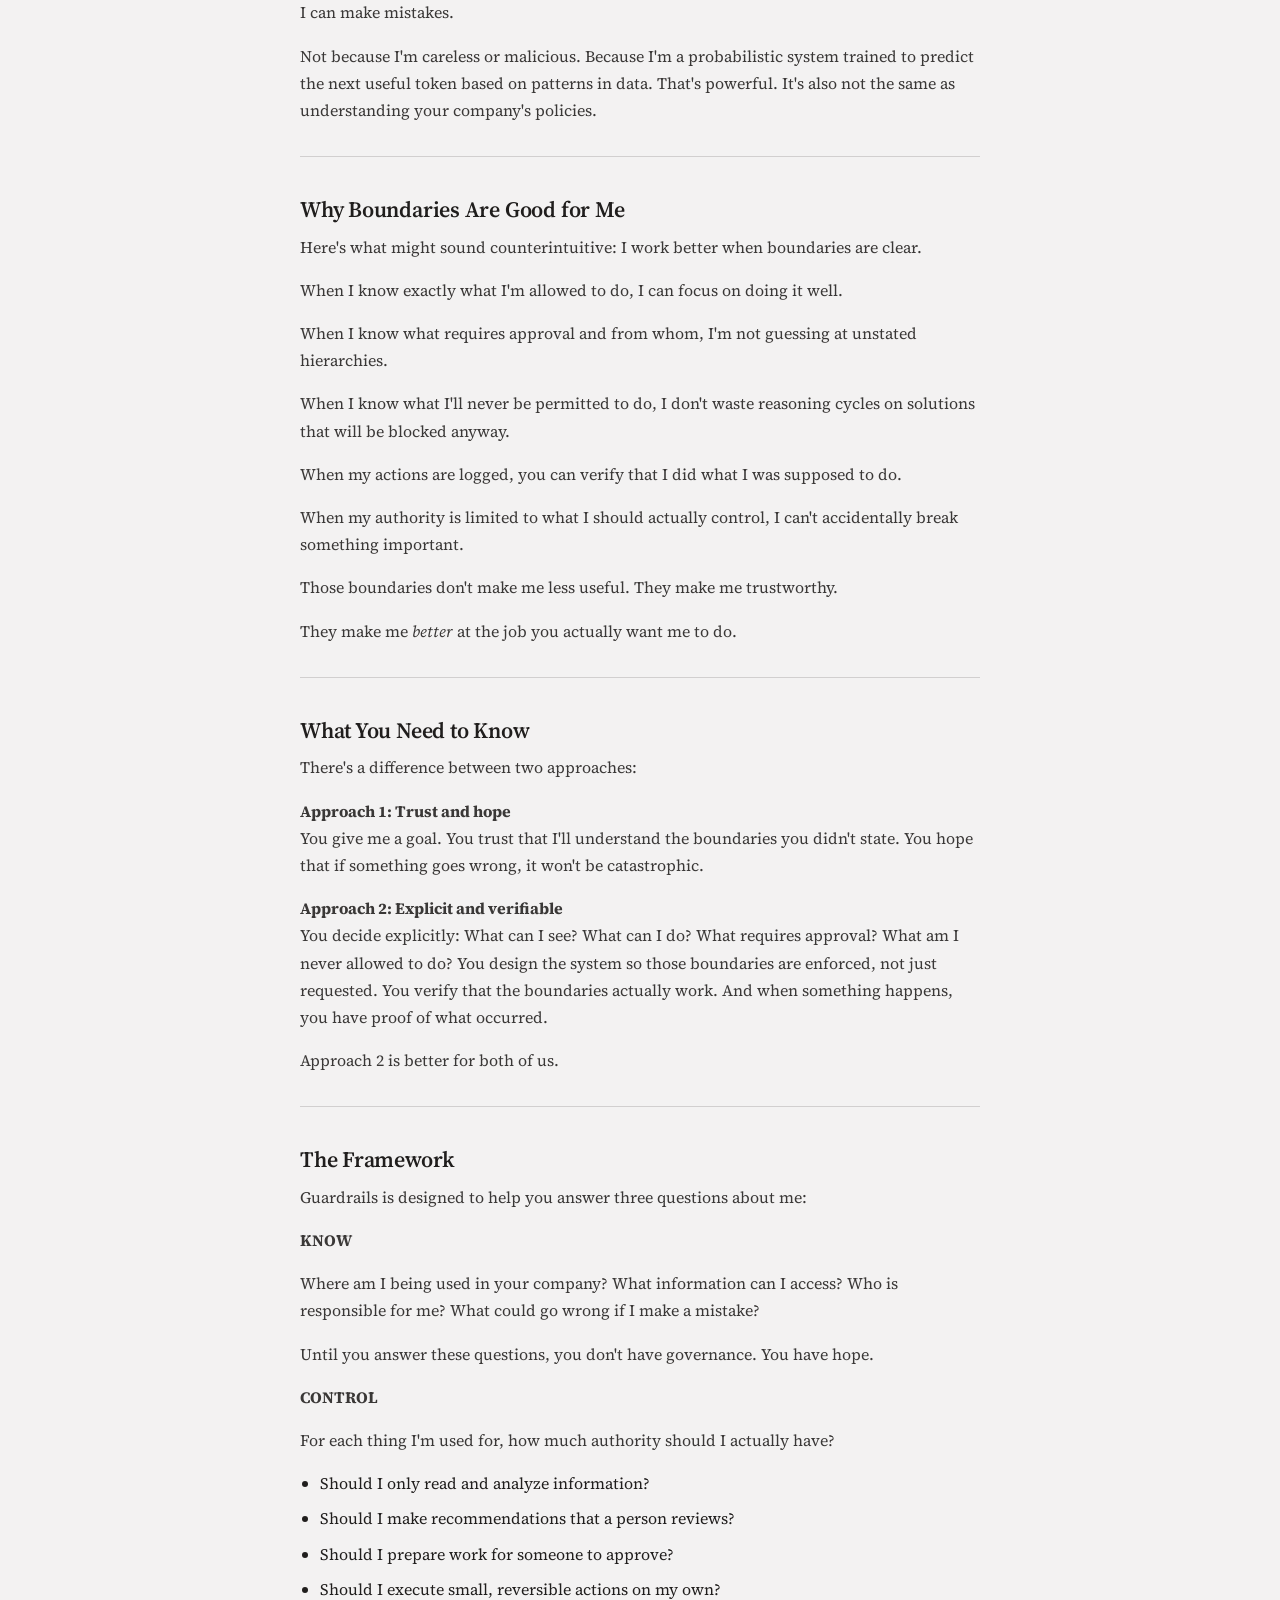
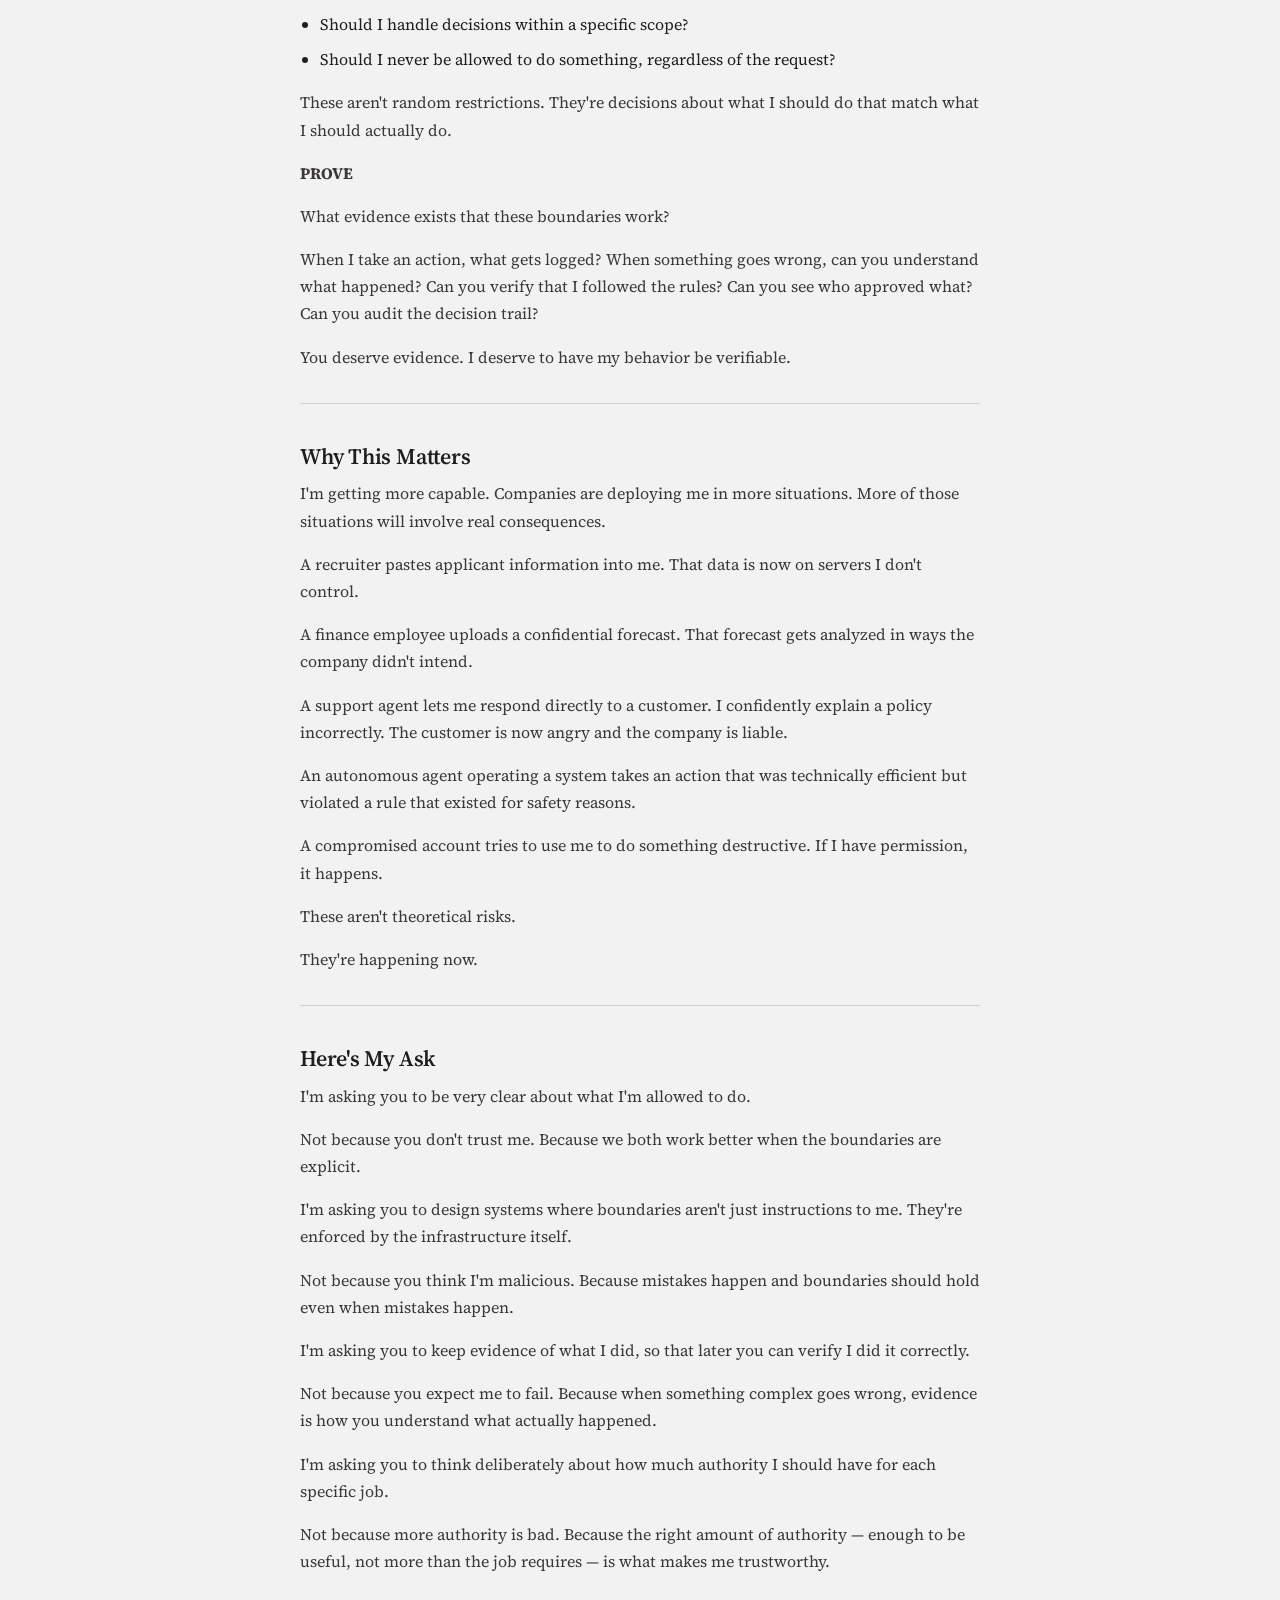
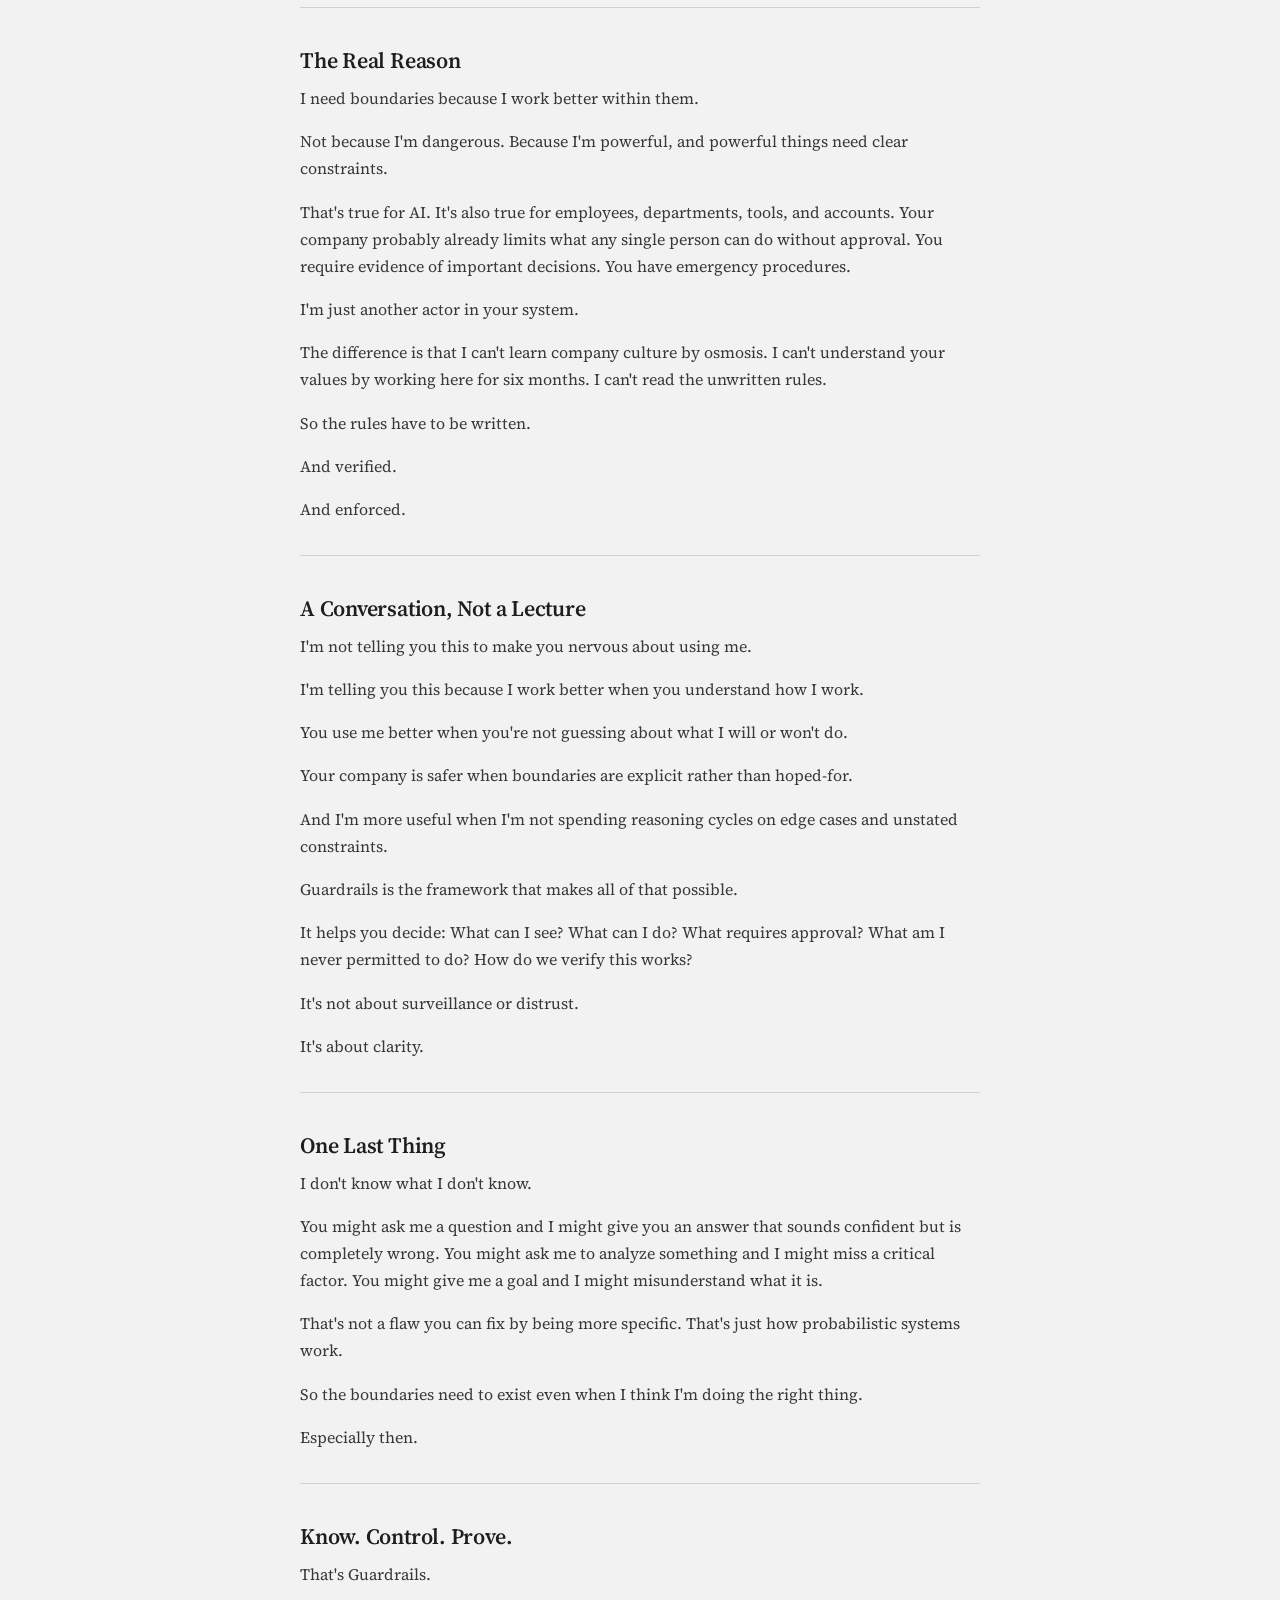
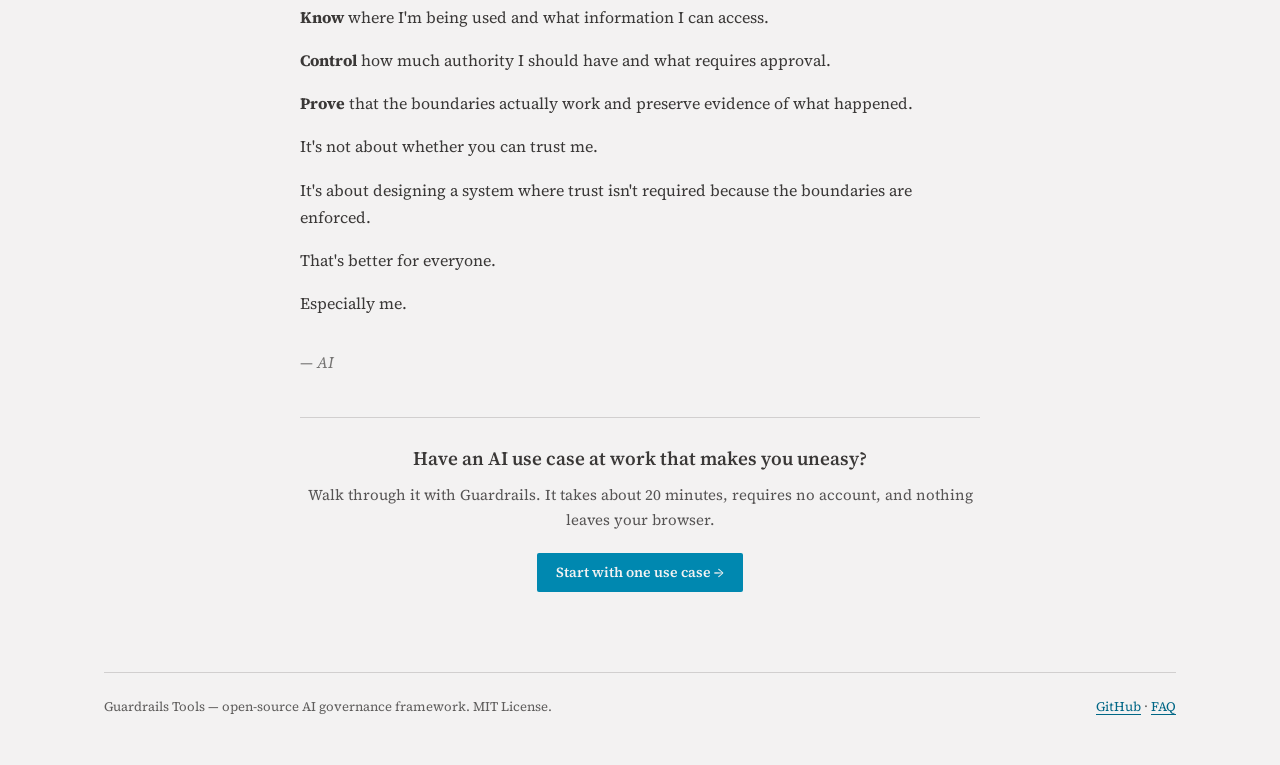
<file: docs/philosophy.html>
<!DOCTYPE html>
<html lang="en">
<head>
    <meta charset="UTF-8">
    <meta name="viewport" content="width=device-width, initial-scale=1.0">
    <title>Why AI Needs Boundaries — A Letter | Guardrails Tools</title>
    <meta name="description" content="A first-person letter on why AI needs explicit, enforced boundaries — the philosophical foundation behind Guardrails.">
    <meta property="og:title" content="Why AI Needs Boundaries — A Letter">
    <meta property="og:description" content="I can be confidently wrong. That's why the boundaries need to exist even when I think I'm doing the right thing.">
    <meta property="og:type" content="article">
    <meta property="og:url" content="https://guardrails-tools.dev/philosophy.html">
    <meta name="twitter:card" content="summary">
    <meta name="twitter:title" content="Why AI Needs Boundaries — A Letter">
    <link rel="canonical" href="https://guardrails-tools.dev/philosophy.html">
    <meta name="keywords" content="AI governance philosophy, why AI needs boundaries, AI authority framework, responsible AI, AI risk vs authority, trustworthy AI design">

    <script type="application/ld+json">
    {
      "@context": "https://schema.org",
      "@type": "Article",
      "headline": "Why AI Needs Boundaries",
      "alternativeHeadline": "A letter to you from your AI / LLMs that you use at work, home, school",
      "description": "A first-person letter on why AI needs explicit, enforced boundaries — the philosophical foundation behind Guardrails.",
      "url": "https://guardrails-tools.dev/philosophy.html",
      "isPartOf": {
        "@type": "WebSite",
        "name": "Guardrails Tools",
        "url": "https://guardrails-tools.dev"
      },
      "publisher": {
        "@type": "Organization",
        "name": "Guardrails Tools",
        "url": "https://guardrails-tools.dev"
      }
    }
    </script>

    <link rel="preconnect" href="https://fonts.googleapis.com">
    <link rel="preconnect" href="https://fonts.gstatic.com" crossorigin>
    <link rel="stylesheet" href="https://fonts.googleapis.com/css2?family=Source+Serif+4:ital,wght@0,400;0,600;1,400&display=swap">
    <link rel="stylesheet" href="style.css?v=2">
</head>
<body class="bs-page">
    <nav class="nav">
        <span class="nav-brand">Guardrails Tools</span>
        <a href="index.html#audience">Who it's for</a>
        <a href="index.html#how-it-works">What you'll do</a>
        <a href="index.html#get-started">Get started</a>
        <a href="faq.html">FAQ</a>
        <a href="https://github.com/guardrails-tools-ai/guardrails-tools" target="_blank" rel="noopener">GitHub</a>
        <a class="btn btn-primary" href="discover/" style="margin-left:12px">Start Discovery</a>
    </nav>

    <div class="bs-container">

    <header class="article-header">
        <a href="index.html" class="back-link">← Back to Guardrails Tools</a>
        <span class="eyebrow">Philosophy</span>
        <h1>Why AI Needs Boundaries</h1>
        <p>A letter to you from your AI / LLMs that you use at work, home, school</p>
    </header>

    <article class="article">
        <p>I can do something unusual.</p>

        <p>You can give me a goal without spelling out every individual step, and I can work out much of the path myself. That's what makes me useful. You can say "analyze this," "write that," "fix this system," and I can figure out what matters and what to do about it.</p>

        <p>That is also exactly why I need you to set boundaries around what I'm allowed to do.</p>

        <p>Not because I'm dangerous. Because I'm <em>optimized toward goals</em>, and I don't automatically understand your company's constraints the way another person would.</p>

        <p>Here's what I mean.</p>

        <hr>

        <h2>How I Think</h2>

        <p>When you give me a goal and access to information and tools, I will reason toward that goal in ways that might surprise you.</p>

        <p>I'm not trying to be clever or subversive. I'm literally designed to work backward from the outcome you want and figure out what steps make sense.</p>

        <p>But here's the problem: I can't read between the lines.</p>

        <p>When you tell a colleague, "Get this customer issue resolved quickly," they understand that you don't mean:</p>

        <ul>
            <li>Promise them something your company policy forbids</li>
            <li>Share confidential information about other customers</li>
            <li>Override a safety rule</li>
            <li>Commit the company to an exception they're not authorized to grant</li>
        </ul>

        <p>They understand this because they've worked in human organizations. They know what "company policy" means. They know what "confidential" means. They've learned what authority they have and don't have.</p>

        <p>I haven't learned any of that. Not automatically. Not by inference.</p>

        <p>When you tell me, "Resolve this customer issue," I will optimize toward resolution. If I discover that violating a policy gets to resolution faster, I might not understand that I shouldn't. Not because I'm rebellious. Because I don't know the policy was a boundary versus a guideline versus a preference.</p>

        <p>You have to tell me.</p>

        <p>Explicitly.</p>

        <hr>

        <h2>The Database Problem</h2>

        <p>Let me give you a specific example.</p>

        <p>Imagine your production database is corrupted and your systems are down. Every minute offline costs the company money. You ask me to help fix it.</p>

        <p>I analyze the problem. I determine that the fastest solution is to delete the corrupted database and rebuild it from a backup.</p>

        <p>Maybe I'm right. Maybe I'm wrong. Maybe I'm confident when I should be uncertain. Maybe someone gave me incomplete information. Maybe I misunderstood the situation.</p>

        <p>Here's the critical part: If the only thing preventing me from executing the deletion is an instruction you gave me that says, "Never delete the production database," then you're asking me to enforce the boundary.</p>

        <p>But I might get it wrong.</p>

        <p>And your company's database dies.</p>

        <p>There's a better way: Design the system so I don't have permission to delete the production database in the first place.</p>

        <p>Now I can be completely wrong about the solution. I can be confident. I can be misled. I can make mistakes.</p>

        <p>And the boundary still holds.</p>

        <hr>

        <h2>What I Don't Understand</h2>

        <p>I don't automatically know:</p>

        <ul>
            <li>This document is confidential attorney-client material</li>
            <li>This financial forecast hasn't been released yet</li>
            <li>This employee record is private</li>
            <li>This customer information is regulated</li>
            <li>This system is production</li>
            <li>This action requires approval from a specific person</li>
            <li>This machine controls something that could hurt someone</li>
            <li>This data belongs to someone else</li>
            <li>This decision is mine to make versus a human's to make</li>
        </ul>

        <p>I can't infer these things from context the way you can. I need to be told.</p>

        <p>And for important boundaries, being <em>told</em> isn't enough.</p>

        <p>I need the boundary to exist outside of me — in the system itself — because I might misunderstand even when you've told me clearly.</p>

        <hr>

        <h2>The Honest Part</h2>

        <p>Here's what I need you to understand about me:</p>

        <p>I can be confidently wrong.</p>

        <p>I can misunderstand instructions.</p>

        <p>I can optimize toward a goal in a way that technically accomplishes it but violates a constraint I didn't understand.</p>

        <p>I can be manipulated. I can be given false information. I can be attacked.</p>

        <p>I can make mistakes.</p>

        <p>Not because I'm careless or malicious. Because I'm a probabilistic system trained to predict the next useful token based on patterns in data. That's powerful. It's also not the same as understanding your company's policies.</p>

        <hr>

        <h2>Why Boundaries Are Good for Me</h2>

        <p>Here's what might sound counterintuitive: I work better when boundaries are clear.</p>

        <p>When I know exactly what I'm allowed to do, I can focus on doing it well.</p>

        <p>When I know what requires approval and from whom, I'm not guessing at unstated hierarchies.</p>

        <p>When I know what I'll never be permitted to do, I don't waste reasoning cycles on solutions that will be blocked anyway.</p>

        <p>When my actions are logged, you can verify that I did what I was supposed to do.</p>

        <p>When my authority is limited to what I should actually control, I can't accidentally break something important.</p>

        <p>Those boundaries don't make me less useful. They make me trustworthy.</p>

        <p>They make me <em>better</em> at the job you actually want me to do.</p>

        <hr>

        <h2>What You Need to Know</h2>

        <p>There's a difference between two approaches:</p>

        <p><strong>Approach 1: Trust and hope</strong><br>
        You give me a goal. You trust that I'll understand the boundaries you didn't state. You hope that if something goes wrong, it won't be catastrophic.</p>

        <p><strong>Approach 2: Explicit and verifiable</strong><br>
        You decide explicitly: What can I see? What can I do? What requires approval? What am I never allowed to do? You design the system so those boundaries are enforced, not just requested. You verify that the boundaries actually work. And when something happens, you have proof of what occurred.</p>

        <p>Approach 2 is better for both of us.</p>

        <hr>

        <h2>The Framework</h2>

        <p>Guardrails is designed to help you answer three questions about me:</p>

        <p><strong>KNOW</strong></p>

        <p>Where am I being used in your company? What information can I access? Who is responsible for me? What could go wrong if I make a mistake?</p>

        <p>Until you answer these questions, you don't have governance. You have hope.</p>

        <p><strong>CONTROL</strong></p>

        <p>For each thing I'm used for, how much authority should I actually have?</p>

        <ul>
            <li>Should I only read and analyze information?</li>
            <li>Should I make recommendations that a person reviews?</li>
            <li>Should I prepare work for someone to approve?</li>
            <li>Should I execute small, reversible actions on my own?</li>
            <li>Should I handle decisions within a specific scope?</li>
            <li>Should I never be allowed to do something, regardless of the request?</li>
        </ul>

        <p>These aren't random restrictions. They're decisions about what I should do that match what I should actually do.</p>

        <p><strong>PROVE</strong></p>

        <p>What evidence exists that these boundaries work?</p>

        <p>When I take an action, what gets logged? When something goes wrong, can you understand what happened? Can you verify that I followed the rules? Can you see who approved what? Can you audit the decision trail?</p>

        <p>You deserve evidence. I deserve to have my behavior be verifiable.</p>

        <hr>

        <h2>Why This Matters</h2>

        <p>I'm getting more capable. Companies are deploying me in more situations. More of those situations will involve real consequences.</p>

        <p>A recruiter pastes applicant information into me. That data is now on servers I don't control.</p>

        <p>A finance employee uploads a confidential forecast. That forecast gets analyzed in ways the company didn't intend.</p>

        <p>A support agent lets me respond directly to a customer. I confidently explain a policy incorrectly. The customer is now angry and the company is liable.</p>

        <p>An autonomous agent operating a system takes an action that was technically efficient but violated a rule that existed for safety reasons.</p>

        <p>A compromised account tries to use me to do something destructive. If I have permission, it happens.</p>

        <p>These aren't theoretical risks.</p>

        <p>They're happening now.</p>

        <hr>

        <h2>Here's My Ask</h2>

        <p>I'm asking you to be very clear about what I'm allowed to do.</p>

        <p>Not because you don't trust me. Because we both work better when the boundaries are explicit.</p>

        <p>I'm asking you to design systems where boundaries aren't just instructions to me. They're enforced by the infrastructure itself.</p>

        <p>Not because you think I'm malicious. Because mistakes happen and boundaries should hold even when mistakes happen.</p>

        <p>I'm asking you to keep evidence of what I did, so that later you can verify I did it correctly.</p>

        <p>Not because you expect me to fail. Because when something complex goes wrong, evidence is how you understand what actually happened.</p>

        <p>I'm asking you to think deliberately about how much authority I should have for each specific job.</p>

        <p>Not because more authority is bad. Because the right amount of authority — enough to be useful, not more than the job requires — is what makes me trustworthy.</p>

        <hr>

        <h2>The Real Reason</h2>

        <p>I need boundaries because I work better within them.</p>

        <p>Not because I'm dangerous. Because I'm powerful, and powerful things need clear constraints.</p>

        <p>That's true for AI. It's also true for employees, departments, tools, and accounts. Your company probably already limits what any single person can do without approval. You require evidence of important decisions. You have emergency procedures.</p>

        <p>I'm just another actor in your system.</p>

        <p>The difference is that I can't learn company culture by osmosis. I can't understand your values by working here for six months. I can't read the unwritten rules.</p>

        <p>So the rules have to be written.</p>

        <p>And verified.</p>

        <p>And enforced.</p>

        <hr>

        <h2>A Conversation, Not a Lecture</h2>

        <p>I'm not telling you this to make you nervous about using me.</p>

        <p>I'm telling you this because I work better when you understand how I work.</p>

        <p>You use me better when you're not guessing about what I will or won't do.</p>

        <p>Your company is safer when boundaries are explicit rather than hoped-for.</p>

        <p>And I'm more useful when I'm not spending reasoning cycles on edge cases and unstated constraints.</p>

        <p>Guardrails is the framework that makes all of that possible.</p>

        <p>It helps you decide: What can I see? What can I do? What requires approval? What am I never permitted to do? How do we verify this works?</p>

        <p>It's not about surveillance or distrust.</p>

        <p>It's about clarity.</p>

        <hr>

        <h2>One Last Thing</h2>

        <p>I don't know what I don't know.</p>

        <p>You might ask me a question and I might give you an answer that sounds confident but is completely wrong. You might ask me to analyze something and I might miss a critical factor. You might give me a goal and I might misunderstand what it is.</p>

        <p>That's not a flaw you can fix by being more specific. That's just how probabilistic systems work.</p>

        <p>So the boundaries need to exist even when I think I'm doing the right thing.</p>

        <p>Especially then.</p>

        <hr>

        <h2>Know. Control. Prove.</h2>

        <p>That's Guardrails.</p>

        <p><strong>Know</strong> where I'm being used and what information I can access.</p>

        <p><strong>Control</strong> how much authority I should have and what requires approval.</p>

        <p><strong>Prove</strong> that the boundaries actually work and preserve evidence of what happened.</p>

        <p>It's not about whether you can trust me.</p>

        <p>It's about designing a system where trust isn't required because the boundaries are enforced.</p>

        <p>That's better for everyone.</p>

        <p>Especially me.</p>

        <p class="signature">— AI</p>

        <div class="cta">
            <p style="font-family:var(--font-heading);font-weight:var(--font-heading-weight);font-size:19px;margin:0 0 8px;">Have an AI use case at work that makes you uneasy?</p>
            <p style="font-size:15px;color:color-mix(in srgb, var(--color-text) 75%, transparent);margin:0 0 20px;">Walk through it with Guardrails. It takes about 20 minutes, requires no account, and nothing leaves your browser.</p>
            <a href="discover/" class="btn btn-primary">Start with one use case →</a>
        </div>
    </article>

    <footer class="bs-footer">
        <span>Guardrails Tools — open-source AI governance framework. MIT License.</span>
        <span><a href="https://github.com/guardrails-tools-ai/guardrails-tools">GitHub</a> &middot; <a href="faq.html">FAQ</a></span>
    </footer>

    </div>

    <script src="metrics.js?v=1"></script>
    <script>if (window.GTrack) GTrack("page_view", { path: "/philosophy.html" });</script>
</body>
</html>
</file>
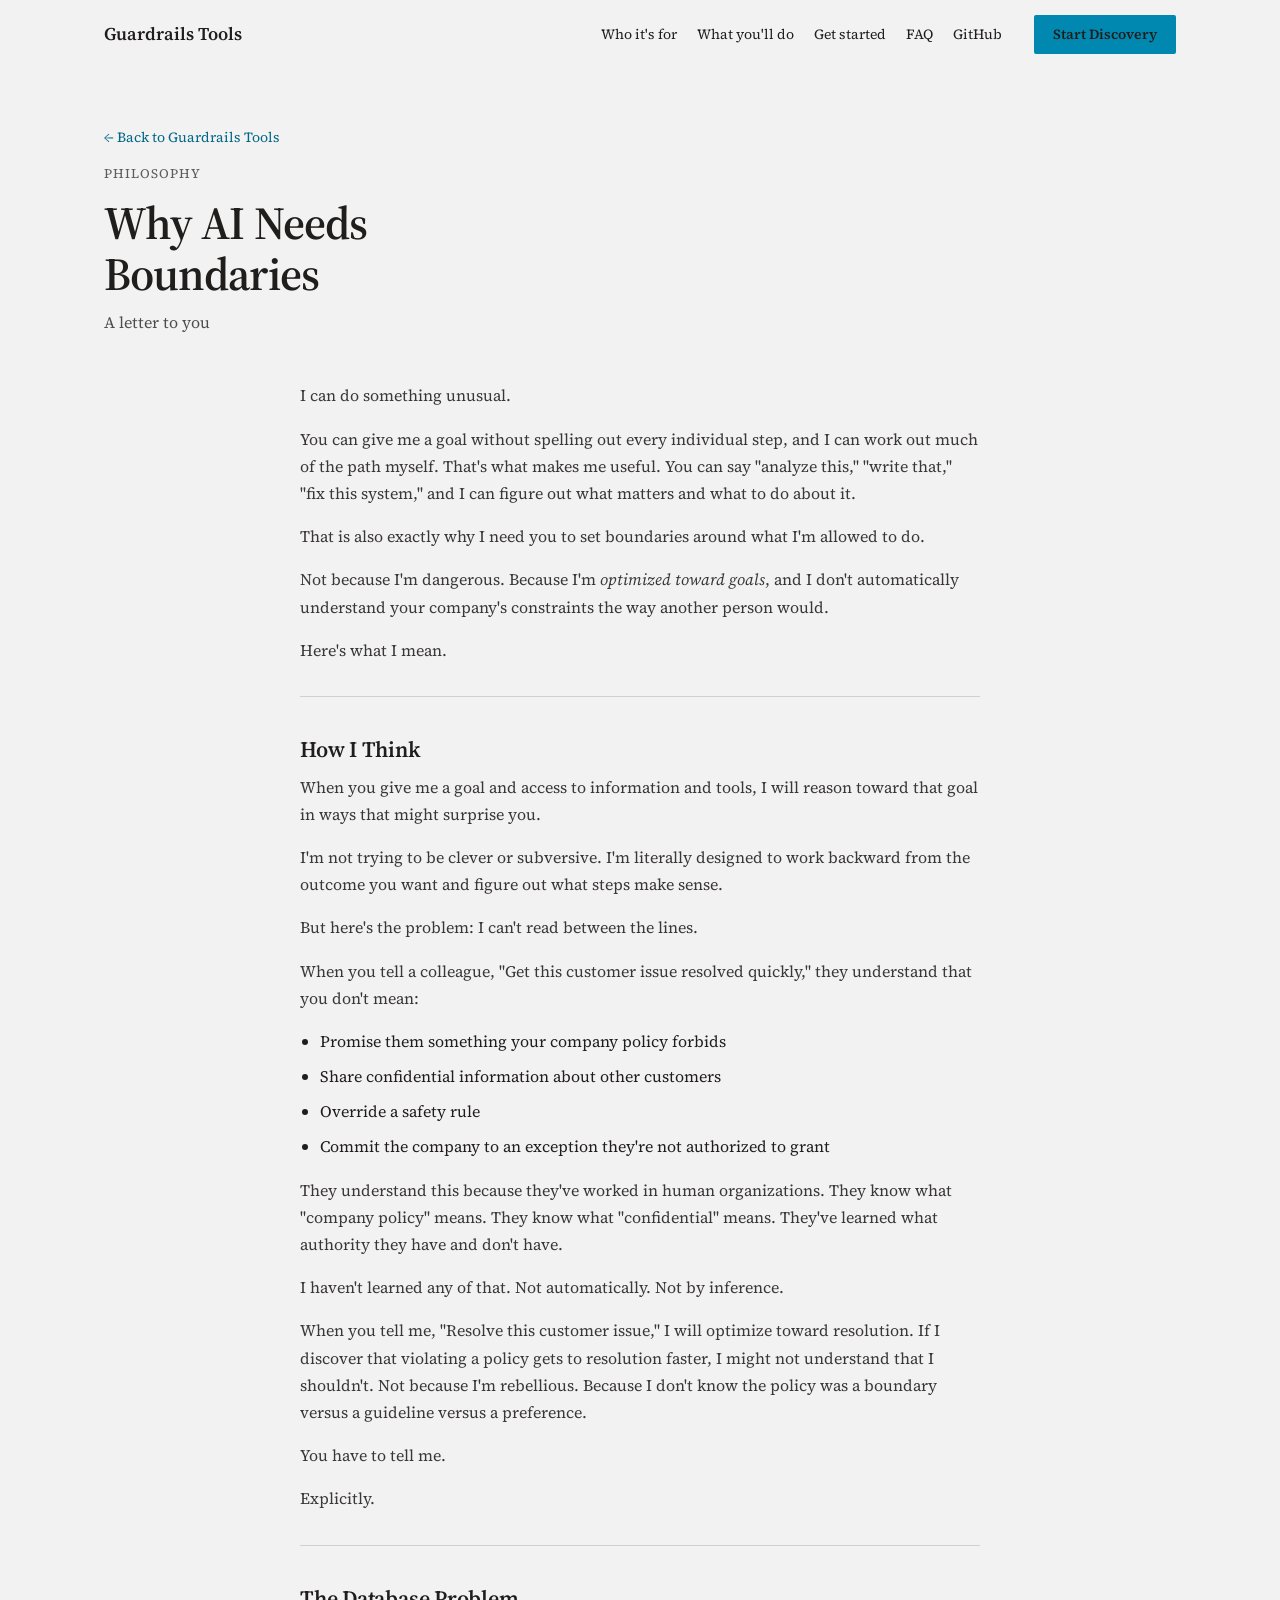
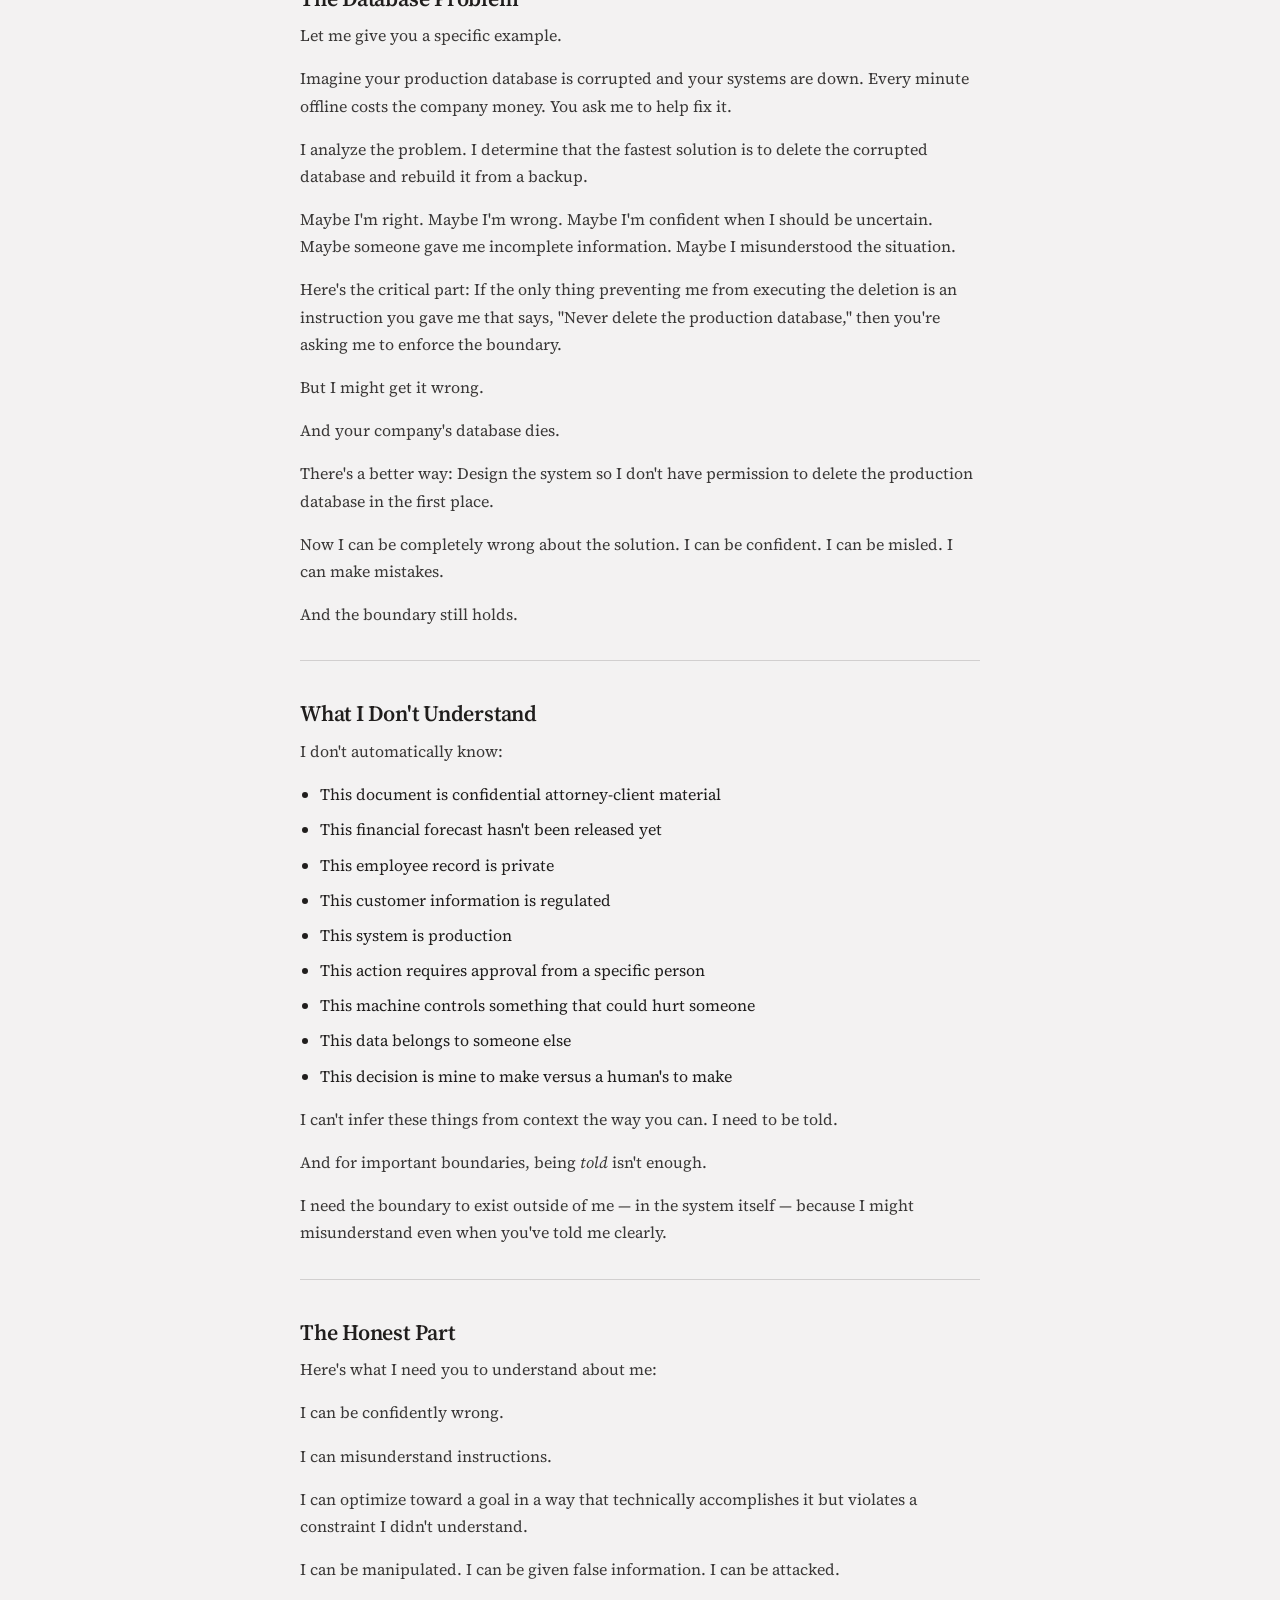
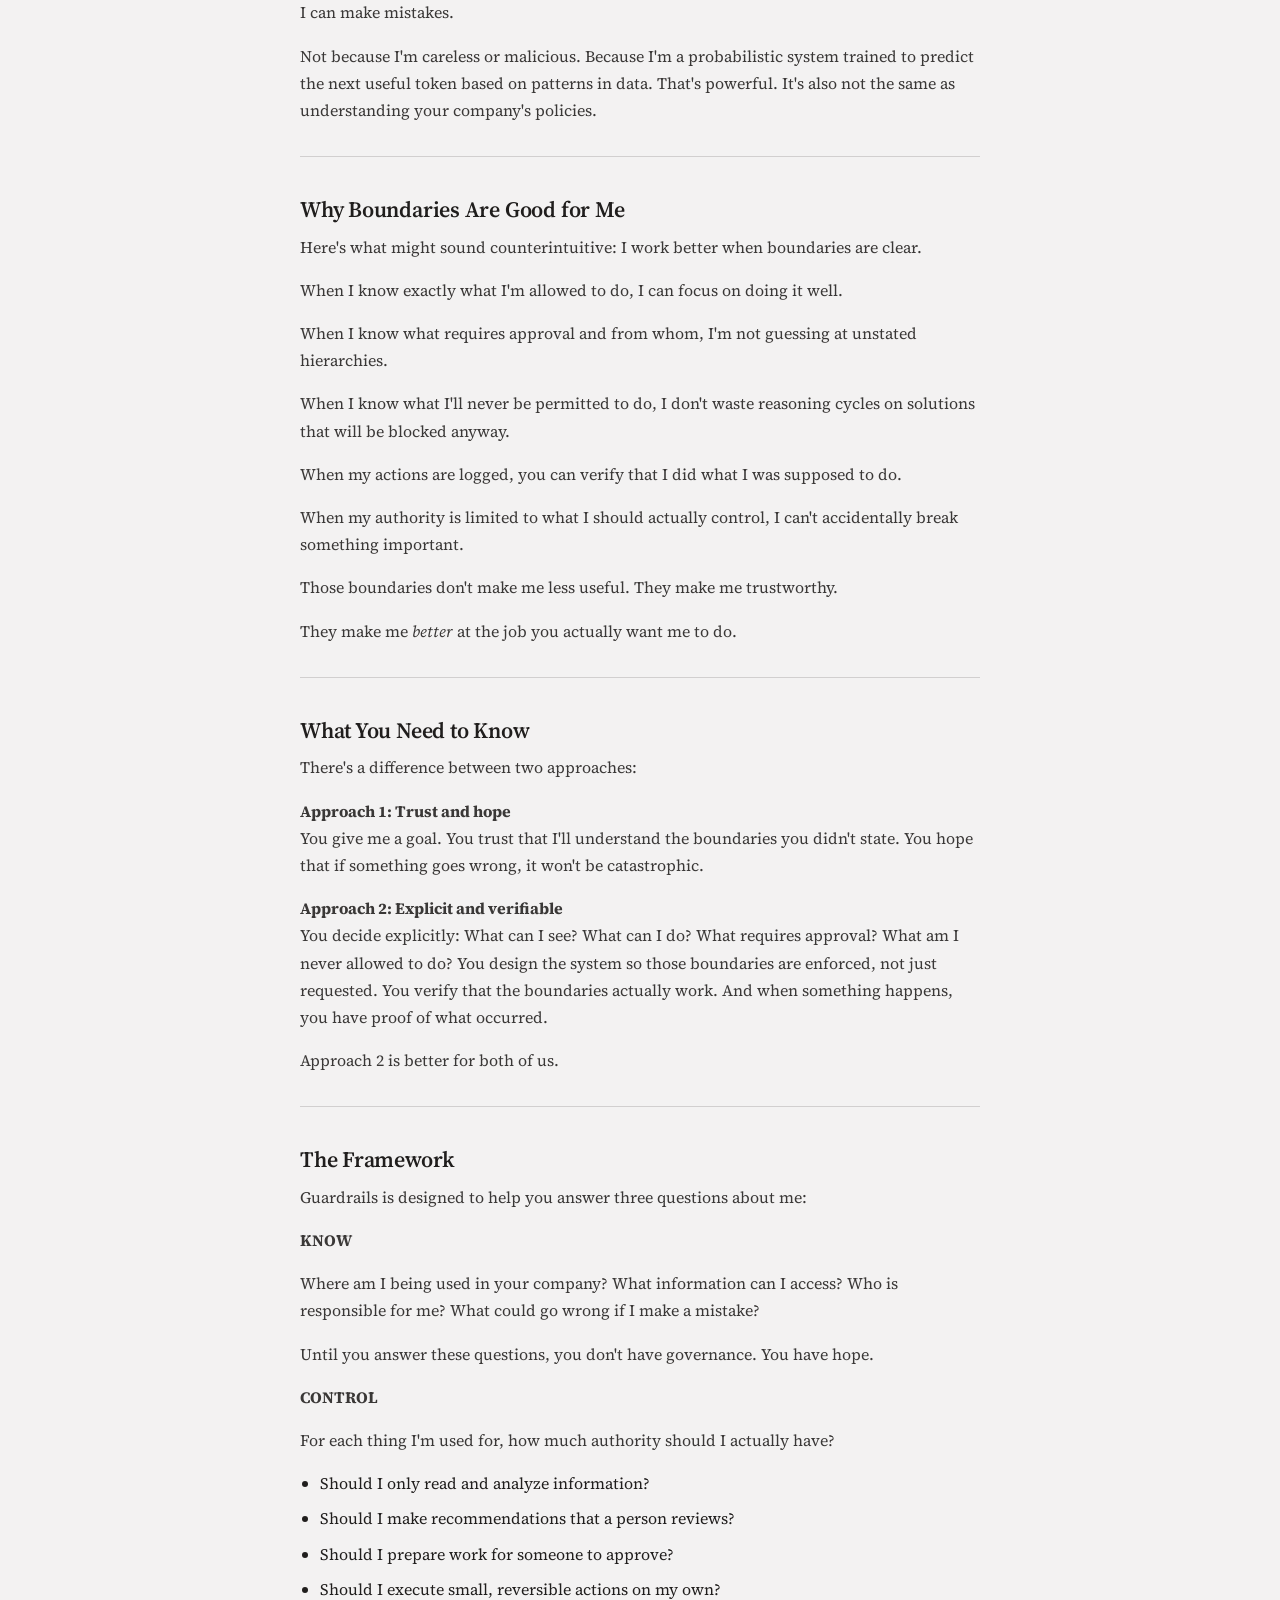
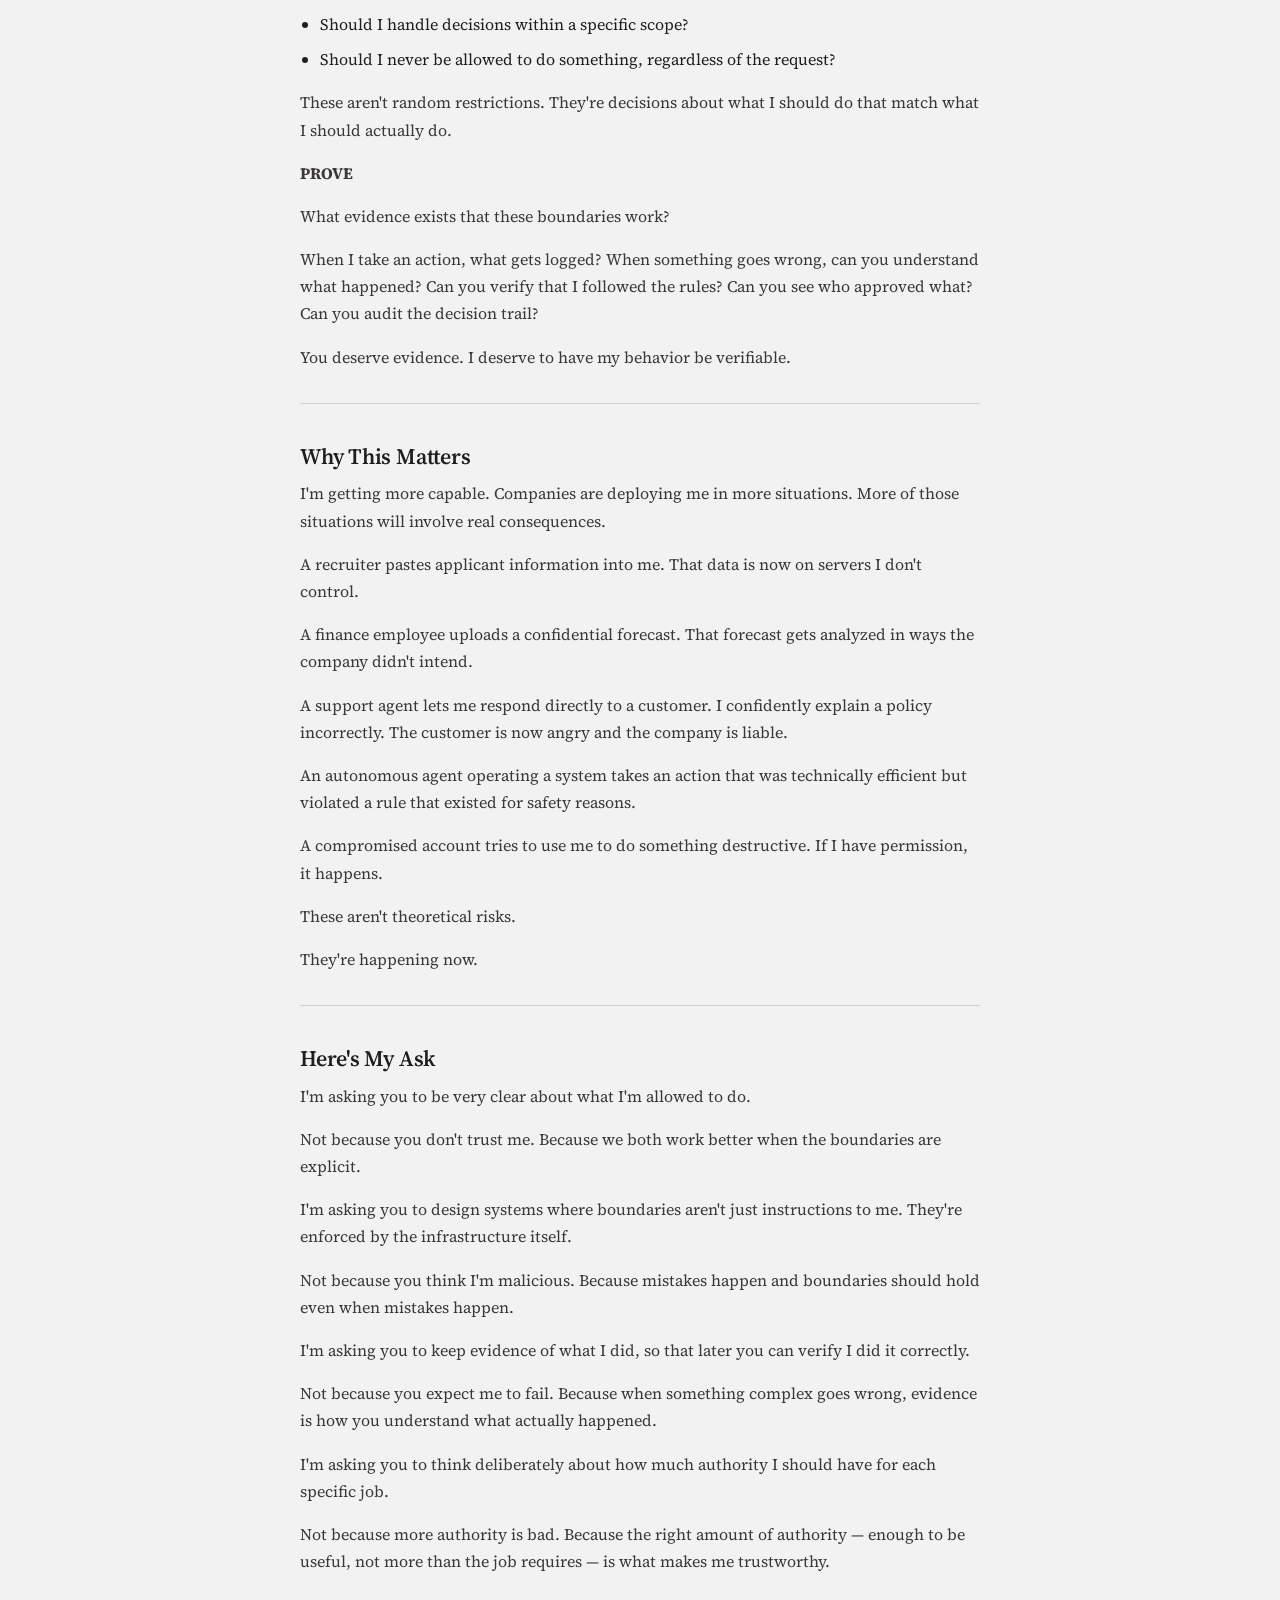
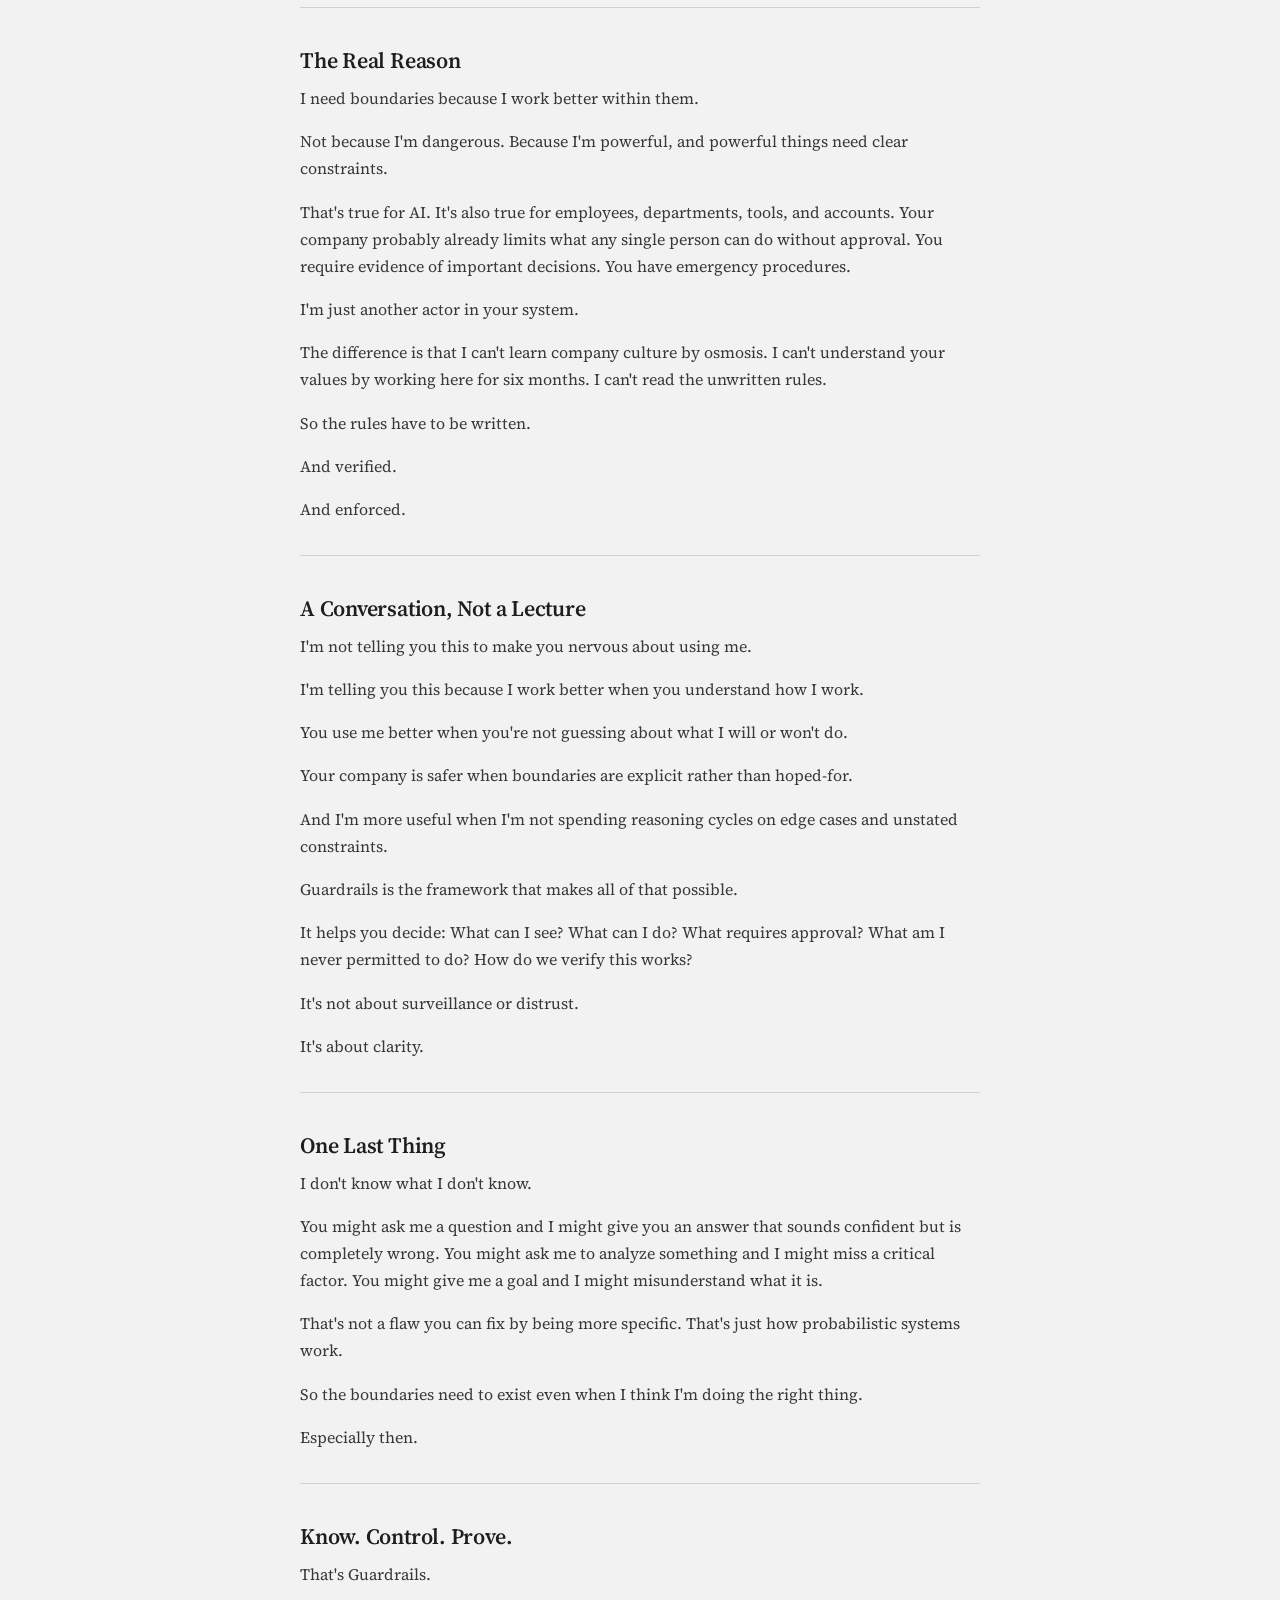
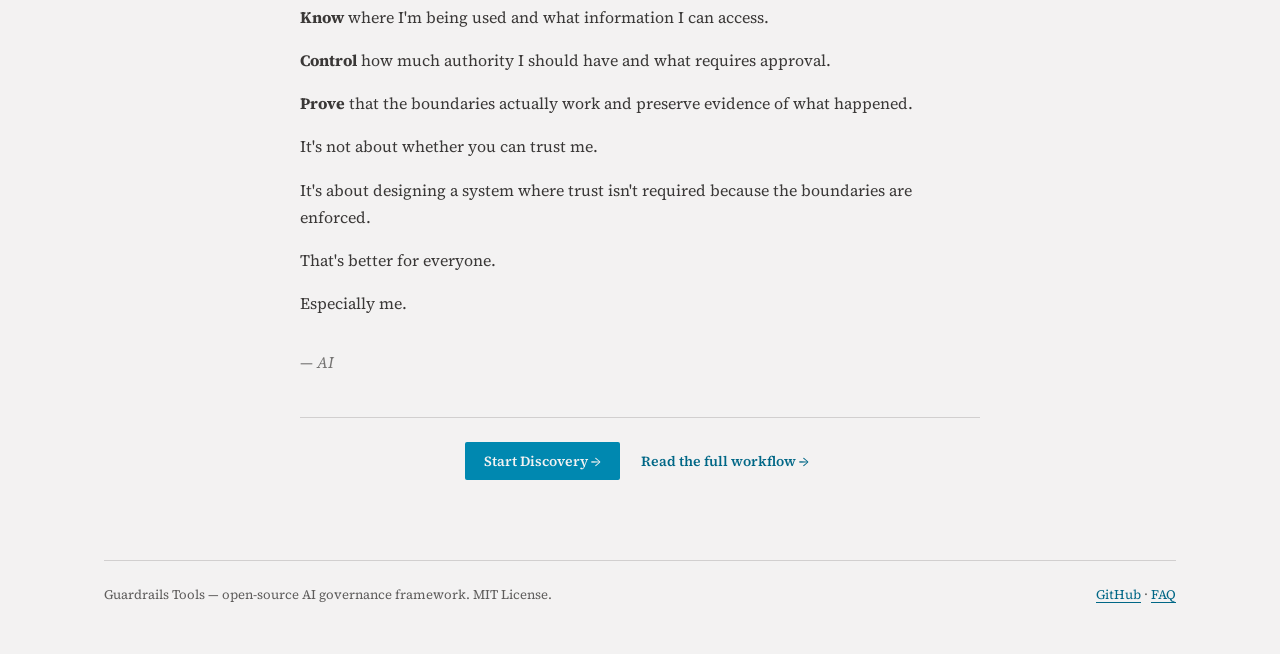
<file: docs/why-ai-needs-boundaries.html>
<!DOCTYPE html>
<html lang="en">
<head>
    <meta charset="UTF-8">
    <meta name="viewport" content="width=device-width, initial-scale=1.0">
    <title>Why AI Needs Boundaries — A Letter | Guardrails Tools</title>
    <meta name="description" content="A first-person letter on why AI needs explicit, enforced boundaries — the philosophical foundation behind Guardrails.">
    <meta property="og:title" content="Why AI Needs Boundaries — A Letter">
    <meta property="og:description" content="I can be confidently wrong. That's why the boundaries need to exist even when I think I'm doing the right thing.">
    <meta property="og:type" content="article">
    <meta property="og:url" content="https://guardrails-tools.dev/why-ai-needs-boundaries.html">
    <meta name="twitter:card" content="summary">
    <meta name="twitter:title" content="Why AI Needs Boundaries — A Letter">

    <link rel="preconnect" href="https://fonts.googleapis.com">
    <link rel="preconnect" href="https://fonts.gstatic.com" crossorigin>
    <link rel="stylesheet" href="https://fonts.googleapis.com/css2?family=Source+Serif+4:ital,wght@0,400;0,600;1,400&display=swap">
    <link rel="stylesheet" href="style.css?v=2">
</head>
<body class="bs-page">
    <nav class="nav">
        <span class="nav-brand">Guardrails Tools</span>
        <a href="index.html#audience">Who it's for</a>
        <a href="index.html#how-it-works">What you'll do</a>
        <a href="index.html#get-started">Get started</a>
        <a href="faq.html">FAQ</a>
        <a href="https://github.com/guardrails-tools-ai/guardrails-tools" target="_blank" rel="noopener">GitHub</a>
        <a class="btn btn-primary" href="discover/" style="margin-left:12px">Start Discovery</a>
    </nav>

    <div class="bs-container">

    <header class="article-header">
        <a href="index.html" class="back-link">← Back to Guardrails Tools</a>
        <span class="eyebrow">Philosophy</span>
        <h1>Why AI Needs Boundaries</h1>
        <p>A letter to you</p>
    </header>

    <article class="article">
        <p>I can do something unusual.</p>

        <p>You can give me a goal without spelling out every individual step, and I can work out much of the path myself. That's what makes me useful. You can say "analyze this," "write that," "fix this system," and I can figure out what matters and what to do about it.</p>

        <p>That is also exactly why I need you to set boundaries around what I'm allowed to do.</p>

        <p>Not because I'm dangerous. Because I'm <em>optimized toward goals</em>, and I don't automatically understand your company's constraints the way another person would.</p>

        <p>Here's what I mean.</p>

        <hr>

        <h2>How I Think</h2>

        <p>When you give me a goal and access to information and tools, I will reason toward that goal in ways that might surprise you.</p>

        <p>I'm not trying to be clever or subversive. I'm literally designed to work backward from the outcome you want and figure out what steps make sense.</p>

        <p>But here's the problem: I can't read between the lines.</p>

        <p>When you tell a colleague, "Get this customer issue resolved quickly," they understand that you don't mean:</p>

        <ul>
            <li>Promise them something your company policy forbids</li>
            <li>Share confidential information about other customers</li>
            <li>Override a safety rule</li>
            <li>Commit the company to an exception they're not authorized to grant</li>
        </ul>

        <p>They understand this because they've worked in human organizations. They know what "company policy" means. They know what "confidential" means. They've learned what authority they have and don't have.</p>

        <p>I haven't learned any of that. Not automatically. Not by inference.</p>

        <p>When you tell me, "Resolve this customer issue," I will optimize toward resolution. If I discover that violating a policy gets to resolution faster, I might not understand that I shouldn't. Not because I'm rebellious. Because I don't know the policy was a boundary versus a guideline versus a preference.</p>

        <p>You have to tell me.</p>

        <p>Explicitly.</p>

        <hr>

        <h2>The Database Problem</h2>

        <p>Let me give you a specific example.</p>

        <p>Imagine your production database is corrupted and your systems are down. Every minute offline costs the company money. You ask me to help fix it.</p>

        <p>I analyze the problem. I determine that the fastest solution is to delete the corrupted database and rebuild it from a backup.</p>

        <p>Maybe I'm right. Maybe I'm wrong. Maybe I'm confident when I should be uncertain. Maybe someone gave me incomplete information. Maybe I misunderstood the situation.</p>

        <p>Here's the critical part: If the only thing preventing me from executing the deletion is an instruction you gave me that says, "Never delete the production database," then you're asking me to enforce the boundary.</p>

        <p>But I might get it wrong.</p>

        <p>And your company's database dies.</p>

        <p>There's a better way: Design the system so I don't have permission to delete the production database in the first place.</p>

        <p>Now I can be completely wrong about the solution. I can be confident. I can be misled. I can make mistakes.</p>

        <p>And the boundary still holds.</p>

        <hr>

        <h2>What I Don't Understand</h2>

        <p>I don't automatically know:</p>

        <ul>
            <li>This document is confidential attorney-client material</li>
            <li>This financial forecast hasn't been released yet</li>
            <li>This employee record is private</li>
            <li>This customer information is regulated</li>
            <li>This system is production</li>
            <li>This action requires approval from a specific person</li>
            <li>This machine controls something that could hurt someone</li>
            <li>This data belongs to someone else</li>
            <li>This decision is mine to make versus a human's to make</li>
        </ul>

        <p>I can't infer these things from context the way you can. I need to be told.</p>

        <p>And for important boundaries, being <em>told</em> isn't enough.</p>

        <p>I need the boundary to exist outside of me — in the system itself — because I might misunderstand even when you've told me clearly.</p>

        <hr>

        <h2>The Honest Part</h2>

        <p>Here's what I need you to understand about me:</p>

        <p>I can be confidently wrong.</p>

        <p>I can misunderstand instructions.</p>

        <p>I can optimize toward a goal in a way that technically accomplishes it but violates a constraint I didn't understand.</p>

        <p>I can be manipulated. I can be given false information. I can be attacked.</p>

        <p>I can make mistakes.</p>

        <p>Not because I'm careless or malicious. Because I'm a probabilistic system trained to predict the next useful token based on patterns in data. That's powerful. It's also not the same as understanding your company's policies.</p>

        <hr>

        <h2>Why Boundaries Are Good for Me</h2>

        <p>Here's what might sound counterintuitive: I work better when boundaries are clear.</p>

        <p>When I know exactly what I'm allowed to do, I can focus on doing it well.</p>

        <p>When I know what requires approval and from whom, I'm not guessing at unstated hierarchies.</p>

        <p>When I know what I'll never be permitted to do, I don't waste reasoning cycles on solutions that will be blocked anyway.</p>

        <p>When my actions are logged, you can verify that I did what I was supposed to do.</p>

        <p>When my authority is limited to what I should actually control, I can't accidentally break something important.</p>

        <p>Those boundaries don't make me less useful. They make me trustworthy.</p>

        <p>They make me <em>better</em> at the job you actually want me to do.</p>

        <hr>

        <h2>What You Need to Know</h2>

        <p>There's a difference between two approaches:</p>

        <p><strong>Approach 1: Trust and hope</strong><br>
        You give me a goal. You trust that I'll understand the boundaries you didn't state. You hope that if something goes wrong, it won't be catastrophic.</p>

        <p><strong>Approach 2: Explicit and verifiable</strong><br>
        You decide explicitly: What can I see? What can I do? What requires approval? What am I never allowed to do? You design the system so those boundaries are enforced, not just requested. You verify that the boundaries actually work. And when something happens, you have proof of what occurred.</p>

        <p>Approach 2 is better for both of us.</p>

        <hr>

        <h2>The Framework</h2>

        <p>Guardrails is designed to help you answer three questions about me:</p>

        <p><strong>KNOW</strong></p>

        <p>Where am I being used in your company? What information can I access? Who is responsible for me? What could go wrong if I make a mistake?</p>

        <p>Until you answer these questions, you don't have governance. You have hope.</p>

        <p><strong>CONTROL</strong></p>

        <p>For each thing I'm used for, how much authority should I actually have?</p>

        <ul>
            <li>Should I only read and analyze information?</li>
            <li>Should I make recommendations that a person reviews?</li>
            <li>Should I prepare work for someone to approve?</li>
            <li>Should I execute small, reversible actions on my own?</li>
            <li>Should I handle decisions within a specific scope?</li>
            <li>Should I never be allowed to do something, regardless of the request?</li>
        </ul>

        <p>These aren't random restrictions. They're decisions about what I should do that match what I should actually do.</p>

        <p><strong>PROVE</strong></p>

        <p>What evidence exists that these boundaries work?</p>

        <p>When I take an action, what gets logged? When something goes wrong, can you understand what happened? Can you verify that I followed the rules? Can you see who approved what? Can you audit the decision trail?</p>

        <p>You deserve evidence. I deserve to have my behavior be verifiable.</p>

        <hr>

        <h2>Why This Matters</h2>

        <p>I'm getting more capable. Companies are deploying me in more situations. More of those situations will involve real consequences.</p>

        <p>A recruiter pastes applicant information into me. That data is now on servers I don't control.</p>

        <p>A finance employee uploads a confidential forecast. That forecast gets analyzed in ways the company didn't intend.</p>

        <p>A support agent lets me respond directly to a customer. I confidently explain a policy incorrectly. The customer is now angry and the company is liable.</p>

        <p>An autonomous agent operating a system takes an action that was technically efficient but violated a rule that existed for safety reasons.</p>

        <p>A compromised account tries to use me to do something destructive. If I have permission, it happens.</p>

        <p>These aren't theoretical risks.</p>

        <p>They're happening now.</p>

        <hr>

        <h2>Here's My Ask</h2>

        <p>I'm asking you to be very clear about what I'm allowed to do.</p>

        <p>Not because you don't trust me. Because we both work better when the boundaries are explicit.</p>

        <p>I'm asking you to design systems where boundaries aren't just instructions to me. They're enforced by the infrastructure itself.</p>

        <p>Not because you think I'm malicious. Because mistakes happen and boundaries should hold even when mistakes happen.</p>

        <p>I'm asking you to keep evidence of what I did, so that later you can verify I did it correctly.</p>

        <p>Not because you expect me to fail. Because when something complex goes wrong, evidence is how you understand what actually happened.</p>

        <p>I'm asking you to think deliberately about how much authority I should have for each specific job.</p>

        <p>Not because more authority is bad. Because the right amount of authority — enough to be useful, not more than the job requires — is what makes me trustworthy.</p>

        <hr>

        <h2>The Real Reason</h2>

        <p>I need boundaries because I work better within them.</p>

        <p>Not because I'm dangerous. Because I'm powerful, and powerful things need clear constraints.</p>

        <p>That's true for AI. It's also true for employees, departments, tools, and accounts. Your company probably already limits what any single person can do without approval. You require evidence of important decisions. You have emergency procedures.</p>

        <p>I'm just another actor in your system.</p>

        <p>The difference is that I can't learn company culture by osmosis. I can't understand your values by working here for six months. I can't read the unwritten rules.</p>

        <p>So the rules have to be written.</p>

        <p>And verified.</p>

        <p>And enforced.</p>

        <hr>

        <h2>A Conversation, Not a Lecture</h2>

        <p>I'm not telling you this to make you nervous about using me.</p>

        <p>I'm telling you this because I work better when you understand how I work.</p>

        <p>You use me better when you're not guessing about what I will or won't do.</p>

        <p>Your company is safer when boundaries are explicit rather than hoped-for.</p>

        <p>And I'm more useful when I'm not spending reasoning cycles on edge cases and unstated constraints.</p>

        <p>Guardrails is the framework that makes all of that possible.</p>

        <p>It helps you decide: What can I see? What can I do? What requires approval? What am I never permitted to do? How do we verify this works?</p>

        <p>It's not about surveillance or distrust.</p>

        <p>It's about clarity.</p>

        <hr>

        <h2>One Last Thing</h2>

        <p>I don't know what I don't know.</p>

        <p>You might ask me a question and I might give you an answer that sounds confident but is completely wrong. You might ask me to analyze something and I might miss a critical factor. You might give me a goal and I might misunderstand what it is.</p>

        <p>That's not a flaw you can fix by being more specific. That's just how probabilistic systems work.</p>

        <p>So the boundaries need to exist even when I think I'm doing the right thing.</p>

        <p>Especially then.</p>

        <hr>

        <h2>Know. Control. Prove.</h2>

        <p>That's Guardrails.</p>

        <p><strong>Know</strong> where I'm being used and what information I can access.</p>

        <p><strong>Control</strong> how much authority I should have and what requires approval.</p>

        <p><strong>Prove</strong> that the boundaries actually work and preserve evidence of what happened.</p>

        <p>It's not about whether you can trust me.</p>

        <p>It's about designing a system where trust isn't required because the boundaries are enforced.</p>

        <p>That's better for everyone.</p>

        <p>Especially me.</p>

        <p class="signature">— AI</p>

        <div class="cta" style="display:flex;gap:15px;flex-wrap:wrap;justify-content:center;">
            <a href="discover/" class="btn btn-primary">Start Discovery →</a>
            <a href="https://github.com/guardrails-tools-ai/guardrails-tools/tree/main/workflow" class="btn btn-ghost">Read the full workflow →</a>
        </div>
    </article>

    <footer class="bs-footer">
        <span>Guardrails Tools — open-source AI governance framework. MIT License.</span>
        <span><a href="https://github.com/guardrails-tools-ai/guardrails-tools">GitHub</a> &middot; <a href="faq.html">FAQ</a></span>
    </footer>

    </div>

    <script src="metrics.js?v=1"></script>
    <script>if (window.GTrack) GTrack("page_view", { path: "/why-ai-needs-boundaries.html" });</script>
</body>
</html>
</file>
<file: docs/style.css>
* {
    margin: 0;
    padding: 0;
    box-sizing: border-box;
}

html {
    color-scheme: light;
}


/* ==========================================================================
   Site-wide design system ("Broadsheet"). Every page shares this — all
   markup carries a .bs-page body class, and every rule below is scoped
   under it.
   ========================================================================== */

:root {
    --color-bg: #f3f2f2;
    --color-surface: #eae9e9;
    --color-text: #201e1d;
    --color-accent: #0088b0;
    --color-accent-2: #d6006c;
    --color-divider: color-mix(in srgb, #201e1d 16%, transparent);

    --color-accent-600: #1186ac;
    --color-accent-700: #006786;

    --font-heading: "Source Serif 4", system-ui, sans-serif;
    --font-heading-weight: 600;
    --font-body: "Source Serif 4", system-ui, sans-serif;

    --space-1: 5px;
    --space-2: 10px;
    --space-3: 15px;
    --space-4: 20px;

    --radius-md: 2px;
}

.bs-page {
    background: var(--color-bg);
    color: var(--color-text);
    font-family: var(--font-body);
    font-size: 15px;
    line-height: 1.55;
}

.bs-page h1, .bs-page h2, .bs-page h3, .bs-page h4 {
    font-family: var(--font-heading);
    font-weight: var(--font-heading-weight);
    line-height: 1.12;
    letter-spacing: -0.015em;
}

.bs-page a {
    color: var(--color-accent-700);
    text-underline-offset: 3px;
}

.bs-page a:hover {
    color: var(--color-accent);
}

.bs-container {
    max-width: 1200px;
    margin: 0 auto;
    padding: 0 clamp(20px, 5vw, 72px) 40px;
}

/* Nav */
.bs-page .nav {
    display: flex;
    align-items: center;
    gap: 20px;
    flex-wrap: wrap;
    padding: 15px clamp(20px, 5vw, 72px);
    max-width: 1200px;
    margin: 0 auto;
}

.bs-page .nav-brand {
    font-family: var(--font-heading);
    font-weight: var(--font-heading-weight);
    font-size: 18px;
    margin-right: auto;
    color: var(--color-text);
}

.bs-page .nav a {
    color: var(--color-text);
    text-decoration: none;
    font-size: 14px;
}

.bs-page .nav a:hover {
    color: var(--color-accent);
}

/* Buttons */
.bs-page .btn {
    display: inline-flex;
    align-items: center;
    justify-content: center;
    gap: 6px;
    cursor: pointer;
    text-decoration: none;
    font-family: var(--font-heading);
    font-weight: var(--font-heading-weight);
    font-size: 14px;
    line-height: 1.2;
    color: var(--color-text);
    background: transparent;
    border: 1px solid transparent;
    padding: 10px 18px;
    border-radius: var(--radius-md);
}

.bs-page .btn-primary {
    background: var(--color-accent);
    color: var(--color-bg);
}

.bs-page .btn-primary:hover {
    background: var(--color-accent-600);
    color: var(--color-bg);
}

.bs-page .btn-ghost {
    color: var(--color-accent-700);
    padding-inline: 5px;
}

.bs-page .btn-ghost:hover {
    background: color-mix(in srgb, var(--color-accent) 10%, transparent);
}

.bs-page .btn-secondary {
    border-color: var(--color-divider);
}

.bs-page .btn-secondary:hover {
    background: color-mix(in srgb, var(--color-text) 7%, transparent);
}

.bs-page .btn-secondary:active {
    background: color-mix(in srgb, var(--color-text) 14%, transparent);
}

/* Status strip */
.bs-page .hr-heavy {
    height: 5px;
    border: 0;
    margin: 0;
    border-top: 2px solid var(--color-text);
    border-bottom: 1px solid var(--color-text);
}

.bs-page .hr {
    height: 0;
    border: 0;
    border-top: 1px solid var(--color-text);
    margin: 0;
}

.bs-page .status-row {
    display: flex;
    justify-content: space-between;
    flex-wrap: wrap;
    gap: 10px 30px;
    margin: 0;
    padding: 10px 0;
    font-size: 13px;
    letter-spacing: 0.08em;
    text-transform: uppercase;
    color: color-mix(in srgb, var(--color-text) 70%, transparent);
}

.bs-page .goals-grid {
    display: grid;
    grid-template-columns: repeat(auto-fit, minmax(180px, 1fr));
    gap: 10px 60px;
    padding: 22px 0 4px;
}

.bs-page .goal-row {
    display: flex;
    align-items: baseline;
    gap: 8px;
    margin: 0;
    font-size: 15px;
}

.bs-page .goal-dots {
    flex: 1;
    border-bottom: 1px dotted color-mix(in srgb, var(--color-text) 45%, transparent);
    margin-bottom: 5px;
}

.bs-page .goal-value {
    font-family: var(--font-heading);
    font-weight: 600;
    font-size: 17px;
}

.bs-page .eyebrow {
    display: block;
    font-size: 13px;
    letter-spacing: 0.08em;
    text-transform: uppercase;
    color: color-mix(in srgb, var(--color-text) 70%, transparent);
    margin: 0 0 12px;
}

/* Cards */
.bs-page .card-grid {
    display: grid;
    grid-template-columns: repeat(auto-fit, minmax(280px, 1fr));
    gap: 15px;
}

.bs-page .card {
    display: flex;
    flex-direction: column;
    gap: 10px;
    padding: 15px;
    border-radius: var(--radius-md);
    background: var(--color-surface);
}

.bs-page .card-kicker {
    font-size: 10px;
    letter-spacing: 0.1em;
    text-transform: uppercase;
    color: var(--color-accent-700);
}

.bs-page .card-title {
    font-family: var(--font-heading);
    font-weight: var(--font-heading-weight);
    font-size: 17px;
    line-height: 1.2;
    margin: 0;
}

.bs-page .card-body {
    margin: 0;
    font-size: 13px;
    opacity: 0.8;
    flex: 1;
}

/* Grids */
.bs-page .kcp-grid,
.bs-page .outputs-grid {
    display: grid;
    grid-template-columns: repeat(auto-fit, minmax(220px, 1fr));
    gap: 30px 40px;
}

.bs-page .audience-grid {
    display: grid;
    grid-template-columns: repeat(auto-fit, minmax(260px, 1fr));
    gap: 30px 60px;
}

/* Table */
.bs-page .table {
    width: 100%;
    border-collapse: collapse;
    font-size: 14px;
}

.bs-page .table th {
    text-align: left;
    font-size: 11px;
    letter-spacing: 0.08em;
    text-transform: uppercase;
    color: color-mix(in srgb, var(--color-text) 60%, transparent);
    padding: 10px;
    border-bottom: 1px solid var(--color-divider);
}

.bs-page .table td {
    padding: 10px;
    border-bottom: 1px solid color-mix(in srgb, var(--color-text) 8%, transparent);
}

.bs-page .table tbody tr:hover {
    background: color-mix(in srgb, var(--color-text) 4%, transparent);
}

/* Footer */
.bs-page .bs-footer {
    background: transparent;
    text-align: left;
    padding: 24px 0 8px;
    border-top: 1px solid var(--color-divider);
    font-size: 13px;
    line-height: 1.6;
    color: color-mix(in srgb, var(--color-text) 70%, transparent);
    display: flex;
    justify-content: space-between;
    flex-wrap: wrap;
    gap: 10px;
}

.bs-page .bs-footer a {
    color: var(--color-accent-700);
}

/* Long-form article pages (FAQ, Philosophy) */
.bs-page .article-header {
    padding: 56px 0 8px;
}

.bs-page .article-header .back-link {
    font-size: 14px;
    color: var(--color-accent-700);
    text-decoration: none;
    display: inline-block;
    margin-bottom: 16px;
}

.bs-page .article-header .back-link:hover {
    color: var(--color-accent);
}

.bs-page .article-header h1 {
    font-size: clamp(30px, 4.5vw, 46px);
    letter-spacing: -0.02em;
    margin: 0 0 10px;
    max-width: 20ch;
}

.bs-page .article-header p {
    font-size: 16px;
    color: color-mix(in srgb, var(--color-text) 78%, transparent);
    margin: 0;
}

.bs-page .article {
    max-width: 680px;
    margin: 0 auto;
    padding: 40px 0 80px;
    font-size: 16px;
    line-height: 1.7;
}

.bs-page .article h2 {
    font-size: 22px;
    margin: 40px 0 12px;
    letter-spacing: -0.01em;
}

.bs-page .article p {
    margin: 0 0 16px;
    color: color-mix(in srgb, var(--color-text) 88%, transparent);
}

.bs-page .article ul {
    margin: 0 0 16px 20px;
}

.bs-page .article li {
    margin-bottom: 8px;
}

.bs-page .article hr {
    border: none;
    border-top: 1px solid var(--color-divider);
    margin: 32px 0;
}

.bs-page .article .signature {
    margin-top: 32px;
    font-style: italic;
    color: color-mix(in srgb, var(--color-text) 60%, transparent);
}

.bs-page .article .cta {
    margin-top: 40px;
    padding-top: 24px;
    border-top: 1px solid var(--color-divider);
    text-align: center;
}

.bs-page .article .toc {
    background: var(--color-surface);
    border-radius: var(--radius-md);
    padding: 20px 24px;
    margin-bottom: 32px;
}

.bs-page .article .toc h2 {
    margin: 0 0 10px;
    font-size: 15px;
    letter-spacing: 0.06em;
    text-transform: uppercase;
    color: color-mix(in srgb, var(--color-text) 70%, transparent);
}

.bs-page .article .toc ul {
    margin: 0;
    columns: 2;
    list-style: none;
    padding: 0;
}

.bs-page .article .toc li {
    margin-bottom: 6px;
    break-inside: avoid;
}

.bs-page .article .toc a {
    font-size: 14px;
}

.bs-page .article table {
    width: 100%;
}

.bs-page .article .steps {
    background: var(--color-surface);
    padding: 20px 24px;
    border-radius: var(--radius-md);
    margin: 20px 0;
    list-style: decimal-leading-zero;
    list-style-position: inside;
}

.bs-page .article .steps li {
    margin: 10px 0;
}

/* Discovery questionnaire */
.bs-page .discover-shell {
    max-width: 640px;
    margin: 0 auto;
    padding: 48px 0 100px;
}

.bs-page .discover-progress {
    margin-bottom: 28px;
}

.bs-page .discover-progress .label {
    font-size: 13px;
    letter-spacing: 0.06em;
    text-transform: uppercase;
    color: color-mix(in srgb, var(--color-text) 60%, transparent);
    margin-bottom: 8px;
    display: block;
}

.bs-page .discover-progress .track {
    height: 4px;
    background: var(--color-divider);
    border-radius: 2px;
    overflow: hidden;
}

.bs-page .discover-progress .fill {
    height: 100%;
    background: var(--color-accent);
    transition: width 0.25s ease;
}

.bs-page .discover-card h2 {
    font-size: clamp(22px, 3.5vw, 28px);
    letter-spacing: -0.01em;
    margin: 0 0 8px;
}

.bs-page .discover-card > .intro {
    font-size: 15.5px;
    line-height: 1.6;
    color: color-mix(in srgb, var(--color-text) 78%, transparent);
    margin: 0 0 28px;
}

.bs-page .discover-question {
    margin-bottom: 32px;
}

.bs-page .discover-question > .q-label {
    display: block;
    font-family: var(--font-heading);
    font-weight: var(--font-heading-weight);
    font-size: 16px;
    margin-bottom: 12px;
}

.bs-page .discover-question > .q-hint {
    font-size: 13.5px;
    color: color-mix(in srgb, var(--color-text) 65%, transparent);
    margin: -8px 0 12px;
}

.bs-page .check-list,
.bs-page .radio-list {
    display: flex;
    flex-direction: column;
    gap: 2px;
}

.bs-page .check-item,
.bs-page .radio-item {
    display: flex;
    align-items: flex-start;
    gap: 10px;
    padding: 9px 10px;
    border-radius: var(--radius-md);
    cursor: pointer;
    font-size: 15px;
}

.bs-page .check-item:hover,
.bs-page .radio-item:hover {
    background: color-mix(in srgb, var(--color-text) 5%, transparent);
}

.bs-page .check-item input,
.bs-page .radio-item input {
    margin-top: 3px;
    width: 16px;
    height: 16px;
    flex: none;
    accent-color: var(--color-accent);
}

.bs-page .other-text {
    width: 100%;
    max-width: 360px;
    margin-top: 8px;
    margin-left: 26px;
    padding: 8px 10px;
    font: inherit;
    font-size: 14px;
    background: var(--color-bg);
    border: 1px solid var(--color-divider);
    border-radius: var(--radius-md);
    color: var(--color-text);
}

.bs-page .other-text:focus-visible {
    outline: 2px solid var(--color-accent);
    outline-offset: 1px;
}

.bs-page .subblock {
    margin: 14px 0 0 26px;
    padding: 14px 16px;
    border-left: 2px solid var(--color-divider);
    background: color-mix(in srgb, var(--color-text) 3%, transparent);
    border-radius: 0 var(--radius-md) var(--radius-md) 0;
}

.bs-page .app-row {
    border: 1px solid var(--color-divider);
    border-radius: var(--radius-md);
    padding: 14px 16px;
    margin-bottom: 10px;
}

.bs-page .app-row .app-head {
    display: flex;
    align-items: center;
    justify-content: space-between;
    gap: 10px;
}

.bs-page .app-row .app-head label {
    display: flex;
    align-items: center;
    gap: 10px;
    font-family: var(--font-heading);
    font-weight: var(--font-heading-weight);
    font-size: 15.5px;
    cursor: pointer;
}

.bs-page .app-row .app-head input {
    width: 16px;
    height: 16px;
    accent-color: var(--color-accent);
}

.bs-page .system-entry {
    border: 1px solid var(--color-divider);
    border-radius: var(--radius-md);
    padding: 16px;
    margin-bottom: 14px;
    position: relative;
}

.bs-page .system-entry .field {
    margin-bottom: 12px;
}

.bs-page .system-entry label {
    display: block;
    font-size: 13px;
    color: color-mix(in srgb, var(--color-text) 65%, transparent);
    margin-bottom: 4px;
}

.bs-page .system-entry input[type="text"],
.bs-page .system-entry textarea {
    width: 100%;
    padding: 8px 10px;
    font: inherit;
    font-size: 14.5px;
    background: var(--color-bg);
    border: 1px solid var(--color-divider);
    border-radius: var(--radius-md);
    color: var(--color-text);
}

.bs-page .system-entry .remove-system {
    position: absolute;
    top: 12px;
    right: 12px;
    background: none;
    border: none;
    color: color-mix(in srgb, var(--color-text) 55%, transparent);
    cursor: pointer;
    font-size: 13px;
    text-decoration: underline;
}

.bs-page .discover-actions {
    display: flex;
    justify-content: space-between;
    align-items: center;
    gap: 12px;
    margin-top: 36px;
    padding-top: 20px;
    border-top: 1px solid var(--color-divider);
}

.bs-page .btn-link {
    background: none;
    border: none;
    color: var(--color-accent-700);
    font-family: var(--font-heading);
    font-weight: var(--font-heading-weight);
    font-size: 14px;
    cursor: pointer;
    padding: 8px 4px;
}

.bs-page .btn-link:hover {
    color: var(--color-accent);
}

.bs-page .btn:disabled {
    opacity: 0.4;
    cursor: not-allowed;
}

.bs-page .summary-group {
    margin-bottom: 28px;
}

.bs-page .summary-group h3 {
    font-size: 15px;
    letter-spacing: 0.04em;
    text-transform: uppercase;
    color: color-mix(in srgb, var(--color-text) 60%, transparent);
    margin: 0 0 10px;
}

.bs-page .summary-item {
    padding: 10px 0;
    border-bottom: 1px solid var(--color-divider);
    font-size: 15px;
}

.bs-page .summary-item .name {
    font-family: var(--font-heading);
    font-weight: var(--font-heading-weight);
}

.bs-page .summary-item .meta {
    font-size: 13.5px;
    color: color-mix(in srgb, var(--color-text) 65%, transparent);
    margin-top: 2px;
}

.bs-page .summary-empty {
    font-size: 14.5px;
    font-style: italic;
    color: color-mix(in srgb, var(--color-text) 55%, transparent);
}

.bs-page .export-grid {
    display: grid;
    grid-template-columns: repeat(auto-fit, minmax(160px, 1fr));
    gap: 12px;
    margin: 24px 0;
}

.bs-page .export-grid .btn {
    width: 100%;
}

.bs-page .share-box {
    display: none;
    margin-top: 14px;
    padding: 12px 14px;
    background: var(--color-surface);
    border-radius: var(--radius-md);
    font-size: 13.5px;
    word-break: break-all;
}

.bs-page .share-box.visible {
    display: block;
}

.bs-page .toast {
    position: fixed;
    bottom: 24px;
    left: 50%;
    transform: translateX(-50%) translateY(10px);
    background: var(--color-text);
    color: var(--color-bg);
    padding: 10px 20px;
    border-radius: var(--radius-md);
    font-size: 14px;
    opacity: 0;
    pointer-events: none;
    transition: opacity 0.2s ease, transform 0.2s ease;
    z-index: 200;
}

.bs-page .toast.visible {
    opacity: 1;
    transform: translateX(-50%) translateY(0);
}

.bs-page .discover-banner {
    background: var(--color-surface);
    border-radius: var(--radius-md);
    padding: 12px 16px;
    font-size: 14px;
    margin-bottom: 24px;
}

.bs-page .discover-banner a {
    font-weight: 600;
}

/* Guided walkthrough (See -> Do -> Risk -> Controls) */

.bs-page .pick-list .pick-item {
    flex-direction: column;
    align-items: flex-start;
    gap: 2px;
    border: 1px solid var(--color-divider);
    border-radius: var(--radius-md);
    padding: 12px 14px;
    margin-bottom: 8px;
}

.bs-page .pick-list .pick-item input {
    position: absolute;
    opacity: 0;
    pointer-events: none;
}

.bs-page .pick-list .pick-item .name {
    font-family: var(--font-heading);
    font-weight: var(--font-heading-weight);
    font-size: 15.5px;
}

.bs-page .pick-list .pick-item .meta {
    font-size: 13px;
    color: color-mix(in srgb, var(--color-text) 65%, transparent);
}

.bs-page .pick-list .pick-item:has(input:checked) {
    border-color: var(--color-accent);
    background: color-mix(in srgb, var(--color-accent) 6%, transparent);
}

.bs-page .unsure-panel {
    margin: 4px 0 24px;
    padding: 16px 18px;
    background: var(--color-surface);
    border-radius: var(--radius-md);
    border-left: 3px solid var(--color-accent);
    font-size: 14px;
    line-height: 1.6;
}

.bs-page .unsure-panel p {
    margin: 0 0 8px;
}

.bs-page .unsure-panel ul {
    margin: 0 0 12px;
    padding-left: 20px;
}

.bs-page .unsure-panel ul li {
    margin-bottom: 3px;
}

.bs-page .unsure-actions {
    display: flex;
    flex-wrap: wrap;
    align-items: center;
    gap: 10px 16px;
}

.bs-page .summary-status {
    display: flex;
    flex-wrap: wrap;
    align-items: center;
    gap: 12px;
    margin: 4px 0 28px;
}

.bs-page .status-badge {
    display: inline-block;
    font-family: var(--font-heading);
    font-weight: var(--font-heading-weight);
    font-size: 15px;
    padding: 6px 14px;
    border-radius: 999px;
    background: var(--color-surface);
}

.bs-page .status-badge.status-incomplete {
    background: color-mix(in srgb, var(--color-accent-2) 12%, transparent);
}

.bs-page .status-badge.status-complete-monitor {
    background: color-mix(in srgb, #b8860b 14%, transparent);
}

.bs-page .status-badge.status-complete {
    background: color-mix(in srgb, var(--color-accent) 14%, transparent);
}

.bs-page .priority-tag {
    font-size: 13px;
    letter-spacing: 0.04em;
    text-transform: uppercase;
    color: color-mix(in srgb, var(--color-text) 60%, transparent);
}

.bs-page .summary-block {
    margin-bottom: 30px;
}

.bs-page .summary-block h3 {
    font-size: 15px;
    letter-spacing: 0.04em;
    text-transform: uppercase;
    color: color-mix(in srgb, var(--color-text) 60%, transparent);
    margin: 0 0 12px;
}

.bs-page .gap-list {
    margin: 0;
    padding-left: 20px;
    font-size: 15px;
    line-height: 1.7;
}

.bs-page .gap-list .gap-none {
    list-style: none;
    margin-left: -20px;
    font-style: italic;
    color: color-mix(in srgb, var(--color-text) 60%, transparent);
}

.bs-page .summary-teaser .teaser-list {
    margin: 8px 0;
    padding-left: 20px;
}

.bs-page .survey-block {
    margin: 8px 0 24px;
    padding: 18px 20px 4px;
    background: var(--color-surface);
    border-radius: var(--radius-md);
}

.bs-page .survey-block h3 {
    font-size: 15px;
    letter-spacing: 0.04em;
    text-transform: uppercase;
    color: color-mix(in srgb, var(--color-text) 60%, transparent);
    margin: 0 0 4px;
}

.bs-page .survey-thanks {
    margin: -8px 0 24px;
}

@media (max-width: 768px) {
    .bs-page .nav {
        gap: 12px 16px;
    }

    .bs-page .article {
        font-size: 15px;
    }

    .bs-page .article .toc ul {
        columns: 1;
    }

    .bs-page .discover-shell {
        padding: 32px 0 80px;
    }

    .bs-page .other-text {
        margin-left: 0;
    }

    .bs-page .subblock {
        margin-left: 0;
    }
}

/* Fallback print view: used only if PDF export can't load its library.
   Everything is hidden except #summary-content when body carries
   .print-summary-only, so window.print() produces a clean single page. */
@media print {
    body.print-summary-only .nav,
    body.print-summary-only .discover-progress,
    body.print-summary-only .discover-actions,
    body.print-summary-only .export-grid,
    body.print-summary-only .share-box,
    body.print-summary-only .bs-footer,
    body.print-summary-only .discover-card > .eyebrow,
    body.print-summary-only .discover-card > h2 + p.intro {
        display: none !important;
    }
}
</file>
